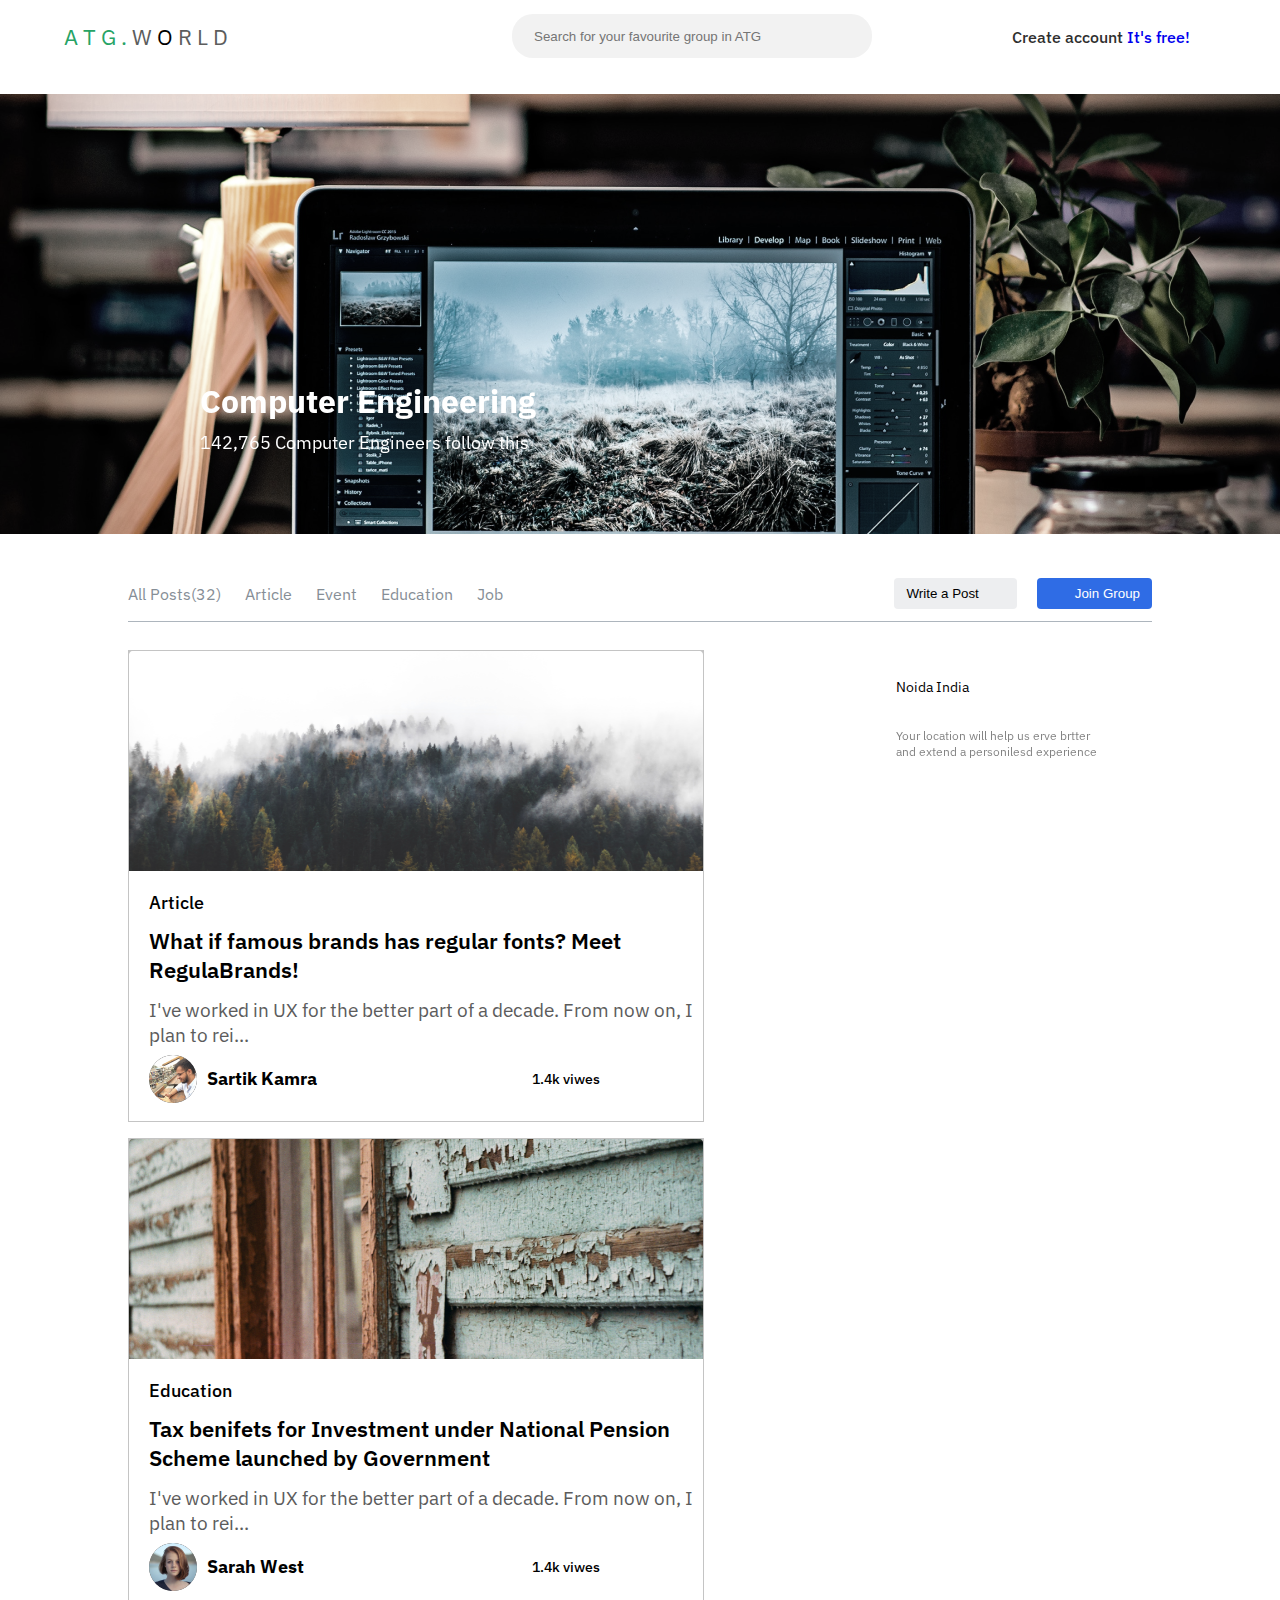
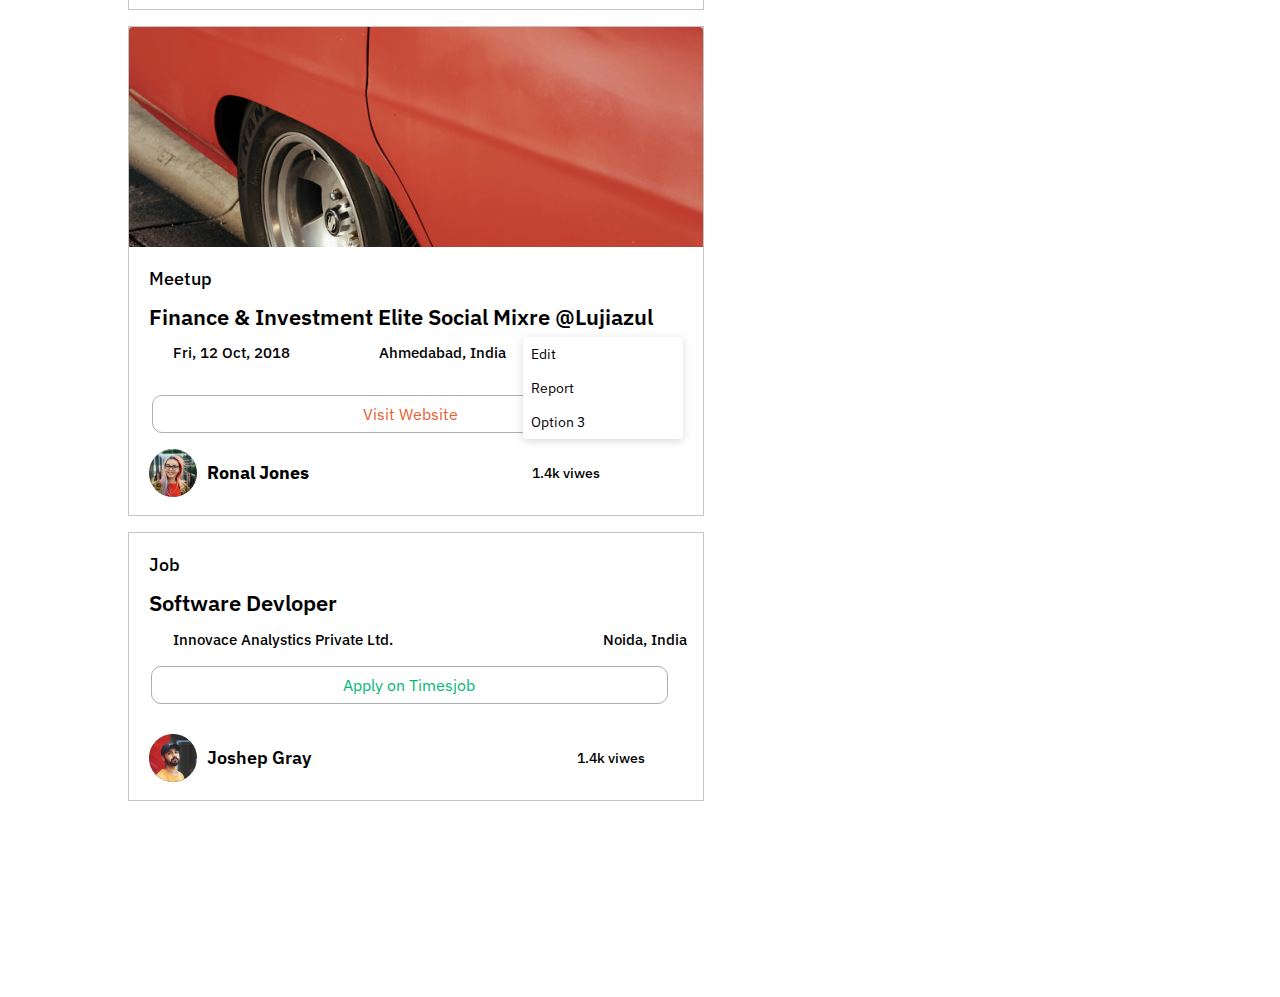
<file: index.html>
<!DOCTYPE html>
<html lang="en">
<head>
    <meta charset="UTF-8">
    <meta http-equiv="X-UA-Compatible" content="IE=edge">
    <meta name="viewport" content="width=device-width, initial-scale=1.0">
    <title>ATGWorld</title>
    <link rel="stylesheet" href="atg.css">

    <link rel="preconnect" href="https://fonts.googleapis.com">
<link rel="preconnect" href="https://fonts.gstatic.com" crossorigin>
<link href="https://fonts.googleapis.com/css2?family=IBM+Plex+Sans&display=swap" rel="stylesheet">
</head>
<body>
    <header>
        <div class="head">
            <div class="logo">
                <span class="a1" style="color: #27A365;">A</span>
                <span class="a2" style="color: #27A365;">T</span>
                <span class="a3" style="color: #27A365;">G</span>
                <span class="a4" style="color: #27A365;">.</span>
                <span class="a5" style="color: #5C5D5D;">W</span>
                <span class="a6">O</span>
                <span class="a7" style="color: #5C5D5D;">R</span>
                <span class="a8" style="color: #5C5D5D;">L</span>
                <span class="a9" style="color: #5C5D5D;">D</span>
            </div>
            <input type="text" placeholder="Search for your favourite group in ATG">
            <p>Create account <a href="./Form.html" target="_self">It's free!</a></p>
        </div>
    </header>
    <div class="pen">
        <svg width="20" height="18" viewBox="0 0 20 18" fill="none" xmlns="http://www.w3.org/2000/svg">
            <path fill-rule="evenodd" clip-rule="evenodd" d="M15.6588 0C15.4088 0 15.1488 0.1 14.9588 0.29L13.1288 2.12L16.8788 5.87L18.7088 4.04C19.0988 3.65 19.0988 3.02 18.7088 2.63L16.3688 0.29C16.1688 0.09 15.9188 0 15.6588 0ZM12.0588 6.02L12.9788 6.94L3.91878 16H2.99878V15.08L12.0588 6.02ZM0.998779 14.25L12.0588 3.19L15.8088 6.94L4.74878 18H0.998779V14.25Z" fill="white"/>
            </svg>
    </div>
    <div class="head2">  
        <span></span>
        <h1>Computer Engineering</h1>
        <p>142,765 Computer Engineers follow this</p>
    </div>
    <div class="navbar">
          <div class="leftnav">
            <a href="#" class="a">Posts(368)</a>
            <a href="#" class="aa">All Posts(32)</a>
            <a href="#" class="aa">Article</a>
            <a href="#" class="aa">Event</a>
            <a href="#" class="aa">Education</a>
            <a href="#" class="aa">Job</a>
          </div>
          <div class="rightnav">
              <button>Write a Post</button>
              <button>Join Group</button>
              <button class="filter">Filter All <svg width="10" height="5" viewBox="0 0 10 5" fill="none" xmlns="http://www.w3.org/2000/svg">
                <path d="M0.833344 0.333344L5.00001 4.50001L9.16668 0.333344H0.833344Z" fill="#212529"/>
                </svg>
                </button>
          </div>
    </div>
    <div class="left">
        <div class="box1">
            <img src="img/Rectangle 5.png" alt="img" class="img1">
            <h4>Article</h4>
            <P class="p1 ">What if famous brands has regular fonts? Meet  RegulaBrands!</P>
            <p class="p2">I've worked in UX for the better part of a decade. From now on, I plan to rei...</p>
            <div class="name">
                <div class="leftname">
                    <img src="img/Rectangle 3.png" alt="img">
                    <p><b>Sartik Kamra</b></p>
                </div>
                <div class="rightname">
                    1.4k viwes
                </div>
            </div>
        </div>
        <div class="box2">
            <img src="img/Rectangle 5 (1).png" alt="img" class="img2">
            <h4>Education</h4>
            <P class="p3">Tax benifets for Investment under National Pension Scheme launched by Government</P>
            <p class="p4">I've worked in UX for the better part of a decade. From now on, I plan to rei...</p>
            <div class="name">
                <div class="leftname">
                    <img src="img/Rectangle 3 (1).png" alt="img">
                    <p><b>Sarah West</b></p>
                </div>
                <div class="rightname">
                    1.4k viwes
                </div>
            </div>
        </div>
        <div class="box3">
            <img src="img/Rectangle 5 (2).png" alt="img" class="img3">
            <h4>Meetup</h4>
            <P class="p5">Finance & Investment Elite Social Mixre @Lujiazul </P>
            <div class="details">
                <div class="leftdetails">
                    <p>Fri, 12 Oct, 2018</p>
                </div>
                <div class="middetails">
                    Ahmedabad, India
                </div>
                <div class="rightdetails">
                    <ul>
                        <li>Edit</li>
                        <li>Report</li>
                        <li>Option 3</li>
                    </ul>
                </div>
            </div>
            <div class="link">Visit Website</div>
            <div class="name">
                <div class="leftname">
                    <img src="img/Rectangle 3 (2).png" alt="img">
                    <p><b>Ronal Jones</b></p>
                </div>
                <div class="rightname">
                    1.4k viwes
                </div>
            </div>
        </div>
        <div class="box4">
            <h4>Job</h4>
            <P class="p7">Software Devloper</P>
            <div class="details">
                <div class="leftdetails">
                    Innovace Analystics Private Ltd.
                </div>
                <div class="middetails">
                    Noida, India
                </div>
            </div>
            <div class="link"> Apply on Timesjob </div>
            <div class="name">
                <div class="leftname">
                    <img src="img/Rectangle 3 (3).png" alt="img">
                    <p>Joshep Gray</p>
                </div>
                <div class="rightname">
                    1.4k viwes
                </div>
            </div>
        </div>
    </div>
    <div class="right">
        <p style="font-size: 14px; line-height: 18px;">Noida India</p> 
        <p style="margin-top: 32px; opacity: 50%; font-size: 12px; line-height: 16px;">Your location will help us erve brtter <br/> and extend a personilesd experience</p>
    </div>
    
</body>
</html>
</file>
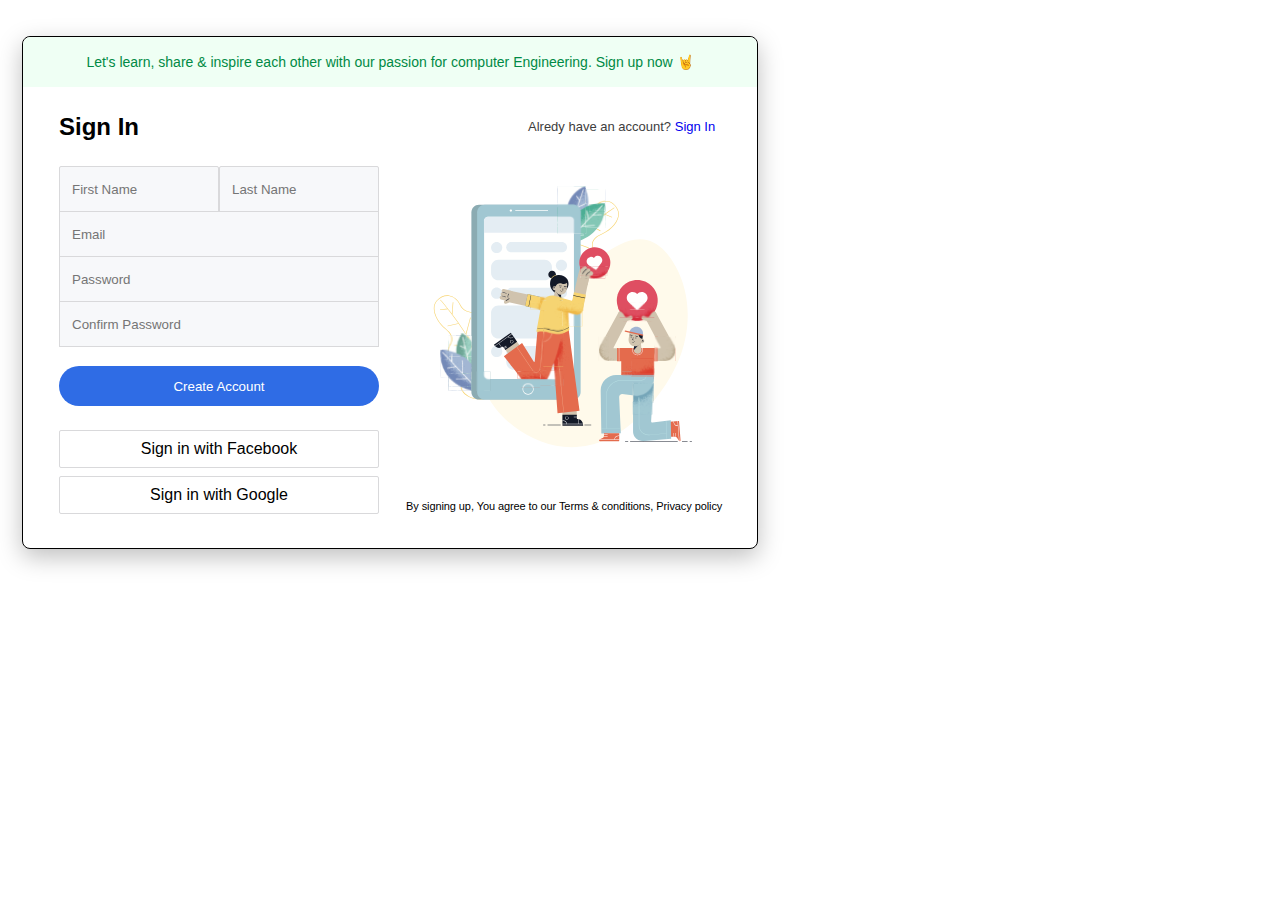
<file: createaccount.html>
<!DOCTYPE html>
<html lang="en">

<head>
    <meta charset="UTF-8">
    <meta http-equiv="X-UA-Compatible" content="IE=edge">
    <meta name="viewport" content="width=device-width, initial-scale=1.0">
    <title>Document</title>
    <style>
        * {
            margin: 0;
            padding: 0;
            box-sizing: border-box;
            font-family: Verdana, Geneva, Tahoma, sans-serif;
        }
        /* body{
            height: 1024px;
width: 1440px;
left: 0px;
top: 0px;
background: #000000;
opacity: 0.6;
        } */
        .creataccountform {
            border: 1px solid black;
            position: relative;
            height: 513px;
            width: 736px;
            left: 22px;
            top: 36px;
            border-radius: 8px;
            box-shadow: 0px 8px 24px 0px #00000040;
            background: #fff;
        }

        .text {
            height: 50px;
            border-radius: 8px 8px 0 0;
            color: #008A45;
            display: flex;
            justify-content: center;
            align-items: center;
            background: #effff4;
            font-size: 14px;
            font-weight: 500;
            line-height: 16px;
        }

        .main {
            display: flex;
            justify-content: space-between;
        }
        .left h2 {
            position: absolute;
            left: 36px;
            top: 74px;
            font-size: 24px;
            font-weight: 700;
            line-height: 31px;
        }

        .name {
            position: absolute;
            display: flex;
            height: 46px;
            width: 320px;
            left: 36px;
            top: 129px;
        }

        .fname {
            height: 46px;
            width: 160px;
            border-radius: 2px 2px 0 0;
            border: 1px solid #D9D9DB;
            background: #F7F8FA;
            padding: 15px 12px;
        }
        .email{
            position: absolute;
            height: 46px;
width: 320px;
left: 36px;
top: 174px;
border: 1px solid #D9D9DB;
background: #F7F8FA;
padding: 15px 12px;
        }
        .password {
            position: absolute;
            height: 46px;
            width: 320px;
            left: 36px;
            top: 219px;
            border-radius: 0px;
            background: #F7F8FA;
            border: 1px solid #D9D9DB;
            padding: 15px 12px;
        }

        .confirmpass {
            position: absolute;
            height: 46px;
            width: 320px;
            left: 36px;
            top: 264px;
            border: 1px solid #D9D9DB;
            background: #F7F8FA;
            padding: 15px 12px;
        }

        .main .left button {
            position: absolute;
            height: 40px;
            width: 320px;
            left: 36px;
            top: 329px;
            border-radius: 20px;
            background: #2F6CE5;
            color: #fff;
            border: none;
        }

        .facebook {
            position: absolute;
            height: 38px;
            width: 320px;
            left: 36px;
            top: 393px;
            border-radius: 2px;
            display: grid;
            place-items: center;
            border: 0.6px solid #D9D9DB
        }

        .google {
            position: absolute;
            height: 38px;
            width: 320px;
            left: 36px;
            top: 439px;
            border-radius: 2px;
            display: grid;
            place-items: center;
            border: 0.6px solid #D9D9DB;
        }

        .right {
            display: flex;
            flex-direction: column;

        }

        .right .p1 {
            position: absolute;
            color: #3d3d3d;
            left: 505px;
            top: 81px;
            font-size: 13px;
            line-height: 17px;
        }
        .right .p1 a{
            text-decoration: none;
        }
        .right svg {
            position: absolute;
            height: 320px;
            width: 320px;
            top: 129px;
            left: 380px;
        }

        .right .p2 {
            position: absolute;
left: 383px;
top: 461px;
font-size: 11px;
font-weight: 400;
line-height: 16px;
letter-spacing: -0.008em;
        }
    </style>
</head>

<body>
    <div class="creataccountform">
        <div class="text">
            <p>Let's learn, share & inspire each other with our passion for computer Engineering. Sign up now 🤘</p>
        </div>
        <div class="main">
            <div class="left">
                <h2>Sign In</h2>
                <div class="name">
                    <input type="text" placeholder="First Name" class="fname">
                    <input type="text" placeholder="Last Name" class="fname">
                </div>
                <input type="text" placeholder="Email" class="email">
                <input type="password" placeholder="Password" class="password">
                <input type="password" placeholder="Confirm Password" class="confirmpass">
                <button ><a href="./atgworld.html" style="text-decoration: none; color: white;"> Create Account</a></button>
                <div class="facebook">Sign in with Facebook</div>
                <div class="google">Sign in with Google</div>
            </div>
            <div class="right">
                <p class="p1">Alredy have an account? <a href="./Form.html">Sign In</a></p>
                <svg width="320" height="320" viewBox="0 0 320 320" fill="none" xmlns="http://www.w3.org/2000/svg" xmlns:xlink="http://www.w3.org/1999/xlink">
                    <path fill-rule="evenodd" clip-rule="evenodd" d="M272.284 99.7234C271.846 98.9374 271.395 98.156 270.931 97.3797C264.691 86.9298 255.914 77.3803 244.757 74.3307C226.154 69.2459 208.287 83.0616 193.649 93.1128C178.888 103.249 163.347 113.956 145.724 114.832C141.876 115.023 138.011 114.734 134.15 114.445C129.22 114.075 124.297 113.705 119.421 114.336C109.356 115.638 100.065 121.241 93.0567 129.011C86.0493 136.781 81.2211 146.619 78.1421 156.962C69.6602 185.453 74.0295 219.016 92.5696 242.401C109.315 263.524 134.874 278.026 160.399 280.786C188.199 283.794 214.372 271.535 234.65 252.116C250.828 236.621 265.258 217.899 274.598 196.738C288.07 166.215 288.921 129.513 272.284 99.7234Z" fill="#FFFAEB"/>
                    <path fill-rule="evenodd" clip-rule="evenodd" d="M253.017 146.658L270.536 178.729C272.868 182.475 272.633 187.352 269.758 190.892C267.723 193.398 264.578 194.738 261.349 194.738H237.951C234.391 194.738 231.532 191.737 231.766 188.127C231.979 184.832 234.863 182.342 238.164 182.342H257.15C257.634 182.342 257.943 181.824 257.713 181.398L243.893 155.373C243.684 154.985 243.292 154.727 242.852 154.705C242.852 154.705 251.533 145.265 253.017 146.658Z" fill="#D0C3AE"/>
                    <path fill-rule="evenodd" clip-rule="evenodd" d="M266.774 255.636L275.626 255.056C275.861 255.038 276.067 255.214 276.085 255.449L277.559 274.247C277.625 275.084 276.57 275.505 276.042 274.851L273.794 271.421C273.352 270.874 272.67 270.58 271.969 270.634L267.964 270.829L266.774 255.636Z" fill="#E46B4D"/>
                    <path fill-rule="evenodd" clip-rule="evenodd" d="M270.893 270.93C270.783 270.93 270.69 270.845 270.681 270.733L270.411 267.291C270.402 267.174 270.49 267.071 270.607 267.062C270.724 267.049 270.827 267.14 270.836 267.257L271.106 270.7C271.115 270.817 271.027 270.92 270.911 270.929L270.893 270.93Z" fill="#FFFFFE"/>
                    <path fill-rule="evenodd" clip-rule="evenodd" d="M272.606 270.796C272.495 270.796 272.402 270.71 272.393 270.6L272.123 267.157C272.114 267.039 272.202 266.937 272.319 266.927C272.435 266.913 272.539 267.006 272.548 267.123L272.818 270.566C272.828 270.683 272.74 270.786 272.623 270.795L272.606 270.796Z" fill="#FFFFFE"/>
                    <path fill-rule="evenodd" clip-rule="evenodd" d="M274.482 260.01C273.511 260.01 272.685 259.716 272.023 259.133C270.539 257.828 270.409 255.556 270.404 255.46C270.398 255.343 270.489 255.242 270.606 255.236C270.723 255.237 270.824 255.321 270.83 255.439C270.831 255.46 270.958 257.631 272.306 258.814C272.968 259.396 273.826 259.647 274.846 259.568C274.967 259.557 275.067 259.647 275.076 259.764C275.085 259.881 274.997 259.984 274.88 259.993C274.745 260.004 274.611 260.01 274.482 260.01Z" fill="#FFFFFE"/>
                    <path fill-rule="evenodd" clip-rule="evenodd" d="M276.252 275.112C276.141 275.112 276.048 275.027 276.039 274.917L274.486 255.097C274.476 254.979 274.564 254.877 274.681 254.867C274.799 254.856 274.902 254.947 274.911 255.063L276.464 274.883C276.473 275 276.386 275.103 276.269 275.112L276.252 275.112Z" fill="#FFFFFE"/>
                    <path fill-rule="evenodd" clip-rule="evenodd" d="M215.319 146.659L197.8 178.729C195.468 182.475 195.703 187.352 198.577 190.892C200.613 193.399 203.758 194.739 206.986 194.739H230.385C233.945 194.739 236.804 191.738 236.57 188.127C236.357 184.833 233.473 182.342 230.172 182.342H211.186C210.702 182.342 210.393 181.825 210.623 181.398L223.997 155.438C224.206 155.05 224.599 154.695 225.038 154.673C225.038 154.673 217.841 145.086 215.319 146.659Z" fill="#D0C3AE"/>
                    <path fill-rule="evenodd" clip-rule="evenodd" d="M248.263 252.793L250.828 209.636L230.052 209.835V265.267C230.052 267.175 230.522 268.999 231.412 270.544C233.274 273.775 236.733 275.141 240.439 275.141C240.85 275.141 241.264 275.117 241.668 275.069L268.153 272.683L267.786 254.242L249.479 256.443C248.723 256.535 248.068 255.917 248.116 255.156L248.263 252.793Z" fill="#A1C7D2"/>
                    <path fill-rule="evenodd" clip-rule="evenodd" d="M246.429 269.185C242.241 269.185 238.973 267.515 237.227 264.485C236.319 262.909 235.839 261.05 235.839 259.106V231.604C235.839 231.492 235.93 231.401 236.041 231.401C236.153 231.401 236.244 231.492 236.244 231.604V259.106C236.244 260.978 236.705 262.769 237.577 264.282C239.247 267.183 242.391 268.779 246.429 268.779C246.828 268.779 247.234 268.756 247.634 268.708L262.999 267.142C263.11 267.132 263.21 267.212 263.22 267.322C263.232 267.434 263.151 267.533 263.04 267.544L247.679 269.11C247.266 269.159 246.844 269.185 246.429 269.185Z" fill="#B8DFE3"/>
                    <path fill-rule="evenodd" clip-rule="evenodd" d="M254.704 181.914H236.653V182.077H232.804V181.914H214.113V195.166H218.231V212.668H250.848V195.166H254.704V181.914Z" fill="#E46B4D"/>
                    <path fill-rule="evenodd" clip-rule="evenodd" d="M230.764 183.726L231.402 175.022C231.532 173.252 233.073 171.922 234.842 172.052C236.454 172.17 237.7 173.457 237.813 175.022L238.451 183.726C238.608 185.849 237.013 187.696 234.89 187.852C232.767 188.008 230.92 186.413 230.764 184.29C230.75 184.107 230.752 183.905 230.764 183.726Z" fill="#D0C3AE"/>
                    <path fill-rule="evenodd" clip-rule="evenodd" d="M254.704 134.381C254.704 145.671 245.552 154.823 234.263 154.823C222.974 154.823 213.822 145.671 213.822 134.381C213.822 123.092 222.974 113.94 234.263 113.94C245.552 113.94 254.704 123.092 254.704 134.381Z" fill="#DF4E62"/>
                    <path fill-rule="evenodd" clip-rule="evenodd" d="M226.395 204.28L226.332 204.177L226.434 204.113L226.498 204.215L226.395 204.28Z" fill="#DC402E"/>
                    <path fill-rule="evenodd" clip-rule="evenodd" d="M226.315 204.185L226.251 204.114L226.322 204.051L226.385 204.121L226.315 204.185Z" fill="#DC402E"/>
                    <path fill-rule="evenodd" clip-rule="evenodd" d="M227.311 200.23C227.285 200.23 227.259 200.225 227.234 200.214C227.166 200.184 227.127 200.077 227.177 200.013C227.216 199.962 227.261 199.935 227.307 199.935C227.33 199.935 227.354 199.942 227.378 199.956C227.449 199.995 227.47 200.077 227.435 200.156C227.413 200.207 227.364 200.23 227.311 200.23Z" fill="#DC402E"/>
                    <path fill-rule="evenodd" clip-rule="evenodd" d="M223.339 201.588C223.321 201.588 223.302 201.584 223.285 201.577L223.232 201.421C223.263 201.377 223.298 201.355 223.337 201.355C223.353 201.355 223.371 201.359 223.389 201.368C223.447 201.397 223.466 201.461 223.441 201.525C223.424 201.567 223.383 201.588 223.339 201.588Z" fill="#DC402E"/>
                    <path fill-rule="evenodd" clip-rule="evenodd" d="M228.202 197.547L228.188 197.422L228.312 197.407L228.328 197.532L228.202 197.547Z" fill="#DC402E"/>
                    <path fill-rule="evenodd" clip-rule="evenodd" d="M228.415 203.84C228.333 203.84 228.244 203.784 228.232 203.698C228.217 203.575 228.263 203.491 228.365 203.463C228.383 203.458 228.4 203.456 228.417 203.456C228.497 203.456 228.568 203.509 228.6 203.595C228.638 203.693 228.567 203.793 228.468 203.831C228.451 203.837 228.433 203.84 228.415 203.84Z" fill="#DC402E"/>
                    <path fill-rule="evenodd" clip-rule="evenodd" d="M228.572 205.878C228.485 205.878 228.388 205.8 228.393 205.706C228.399 205.584 228.46 205.512 228.563 205.503C228.569 205.502 228.575 205.501 228.581 205.501C228.675 205.501 228.747 205.571 228.766 205.671C228.785 205.773 228.699 205.857 228.597 205.876C228.589 205.877 228.581 205.878 228.572 205.878Z" fill="#DC402E"/>
                    <path fill-rule="evenodd" clip-rule="evenodd" d="M225.62 203.619C225.582 203.619 225.542 203.605 225.509 203.58C225.45 203.534 225.435 203.42 225.5 203.368C225.54 203.335 225.58 203.318 225.618 203.318C225.651 203.318 225.683 203.331 225.712 203.358C225.773 203.413 225.774 203.5 225.722 203.57C225.697 203.604 225.659 203.619 225.62 203.619Z" fill="#DC402E"/>
                    <path fill-rule="evenodd" clip-rule="evenodd" d="M223.849 200.627C223.801 200.627 223.759 200.588 223.743 200.539C223.726 200.487 223.765 200.411 223.826 200.406C223.832 200.405 223.838 200.405 223.845 200.405C223.906 200.405 223.947 200.434 223.959 200.489C223.974 200.548 223.938 200.601 223.877 200.622C223.867 200.626 223.858 200.627 223.849 200.627Z" fill="#DC402E"/>
                    <path fill-rule="evenodd" clip-rule="evenodd" d="M226.247 200.161H226.151V200.066H226.247L226.247 200.161Z" fill="#DC402E"/>
                    <path fill-rule="evenodd" clip-rule="evenodd" d="M227.437 205.715C227.417 205.715 227.397 205.71 227.379 205.698C227.298 205.647 227.272 205.579 227.305 205.506C227.33 205.451 227.38 205.421 227.437 205.421C227.457 205.421 227.477 205.424 227.498 205.431C227.574 205.457 227.598 205.549 227.572 205.625C227.554 205.675 227.495 205.715 227.437 205.715Z" fill="#DC402E"/>
                    <path fill-rule="evenodd" clip-rule="evenodd" d="M226.674 204.751C226.624 204.751 226.567 204.709 226.568 204.655C226.568 204.582 226.601 204.538 226.662 204.529C226.667 204.528 226.672 204.528 226.677 204.528C226.731 204.528 226.773 204.566 226.787 204.624C226.802 204.683 226.753 204.735 226.693 204.749C226.687 204.75 226.681 204.751 226.674 204.751Z" fill="#DC402E"/>
                    <path fill-rule="evenodd" clip-rule="evenodd" d="M225.657 202.748C225.584 202.748 225.533 202.678 225.528 202.604C225.523 202.54 225.584 202.465 225.654 202.465C225.66 202.465 225.666 202.465 225.671 202.467C225.762 202.481 225.811 202.531 225.81 202.609C225.808 202.687 225.748 202.741 225.666 202.748C225.663 202.748 225.66 202.748 225.657 202.748Z" fill="#DC402E"/>
                    <path fill-rule="evenodd" clip-rule="evenodd" d="M227.521 202.538C227.508 202.538 227.494 202.536 227.479 202.533C227.404 202.515 227.373 202.432 227.392 202.357C227.405 202.304 227.464 202.258 227.522 202.258C227.538 202.258 227.554 202.261 227.568 202.269C227.649 202.31 227.68 202.373 227.656 202.445C227.636 202.505 227.583 202.538 227.521 202.538Z" fill="#DC402E"/>
                    <path fill-rule="evenodd" clip-rule="evenodd" d="M225.648 205.358C225.646 205.358 225.644 205.358 225.642 205.358C225.587 205.356 225.549 205.312 225.546 205.253L225.651 205.157L225.747 205.262C225.736 205.325 225.701 205.358 225.648 205.358Z" fill="#DC402E"/>
                    <path fill-rule="evenodd" clip-rule="evenodd" d="M219.243 203.872L219.228 203.795L219.305 203.78L219.32 203.857L219.243 203.872Z" fill="#DC402E"/>
                    <path fill-rule="evenodd" clip-rule="evenodd" d="M223.493 200.725L223.417 200.661L223.481 200.584L223.558 200.648L223.493 200.725Z" fill="#DC402E"/>
                    <path fill-rule="evenodd" clip-rule="evenodd" d="M227.15 202.296L227.041 202.21L227.127 202.102C227.19 202.104 227.229 202.134 227.236 202.188L227.15 202.296Z" fill="#DC402E"/>
                    <path fill-rule="evenodd" clip-rule="evenodd" d="M250.824 208.946H213.178C204.618 208.946 197.679 215.885 197.679 224.445L198.32 267.382L217.813 267.304L216.147 230.97C216.147 229.289 217.508 227.927 219.189 227.927L233.109 229.721C236.424 229.721 239.702 228.842 242.49 227.048C247.914 223.559 250.941 217.85 250.861 211.688L250.824 208.946Z" fill="#A1C7D2"/>
                    <path fill-rule="evenodd" clip-rule="evenodd" d="M203.873 262.744C203.763 262.744 203.673 262.656 203.671 262.546L203.03 229.704C203.029 221.042 210.073 213.999 218.732 213.999H238.802C241.116 213.999 242.999 212.116 242.999 209.801C242.999 209.69 243.09 209.599 243.202 209.599C243.314 209.599 243.404 209.69 243.404 209.801C243.404 212.338 241.339 214.404 238.802 214.404H218.732C210.297 214.404 203.434 221.266 203.434 229.7L204.075 262.538C204.077 262.65 203.988 262.742 203.877 262.744L203.873 262.744Z" fill="#B8DFE3"/>
                    <path fill-rule="evenodd" clip-rule="evenodd" d="M242.913 135.888C243.945 134.826 244.582 133.38 244.582 131.782C244.582 128.527 241.943 125.887 238.687 125.887C236.875 125.887 235.255 126.707 234.174 127.992C233.093 126.707 231.474 125.887 229.662 125.887C226.406 125.887 223.767 128.527 223.767 131.782C223.767 133.332 224.369 134.739 225.347 135.791L225.413 135.901L233.255 143.169C233.721 143.743 234.598 143.743 235.063 143.169L242.635 136.151C242.717 136.077 242.8 136.004 242.878 135.926L242.905 135.901L242.913 135.888Z" fill="#FFFFFE"/>
                    <path fill-rule="evenodd" clip-rule="evenodd" d="M216.056 195.085C215.937 195.085 215.842 194.989 215.842 194.871V182.26C215.842 182.142 215.937 182.046 216.056 182.046C216.174 182.046 216.27 182.142 216.27 182.26V194.871C216.27 194.989 216.174 195.085 216.056 195.085Z" fill="#FFFFFE"/>
                    <path fill-rule="evenodd" clip-rule="evenodd" d="M252.941 195.085C252.823 195.085 252.727 194.989 252.727 194.871V182.26C252.727 182.142 252.823 182.046 252.941 182.046C253.059 182.046 253.155 182.142 253.155 182.26V194.871C253.155 194.989 253.059 195.085 252.941 195.085Z" fill="#FFFFFE"/>
                    <path fill-rule="evenodd" clip-rule="evenodd" d="M237.316 177.016L230.764 184.29C230.75 184.107 230.752 183.905 230.764 183.726L231.402 175.022C231.532 173.252 233.073 171.922 234.842 172.052C236.454 172.17 237.7 173.457 237.813 175.022L237.316 177.016Z" fill="#161E31"/>
                    <path fill-rule="evenodd" clip-rule="evenodd" d="M232.015 180.319C231.723 180.319 231.429 180.299 231.132 180.258C227.6 179.774 225.129 176.52 225.612 172.988L226.365 167.491C226.849 163.96 230.102 161.491 233.636 161.972C237.167 162.455 239.639 165.71 239.156 169.242L238.402 174.739C237.959 177.973 235.191 180.319 232.015 180.319Z" fill="#D0C3AE"/>
                    <path fill-rule="evenodd" clip-rule="evenodd" d="M241.23 175.288C241.051 176.596 239.845 177.51 238.537 177.332C237.23 177.153 236.314 175.948 236.493 174.639C236.672 173.331 237.878 172.416 239.186 172.595C240.493 172.774 241.409 173.979 241.23 175.288Z" fill="#D0C3AE"/>
                    <path fill-rule="evenodd" clip-rule="evenodd" d="M230.517 174.259L230.491 174.257L229.292 174.094C229.215 174.083 229.151 174.027 229.131 173.952C229.11 173.877 229.137 173.797 229.199 173.749C229.204 173.745 229.897 173.16 229.95 171.379C229.953 171.272 230.033 171.187 230.149 171.191C230.256 171.194 230.34 171.283 230.337 171.39C230.299 172.671 229.949 173.397 229.697 173.758L230.543 173.874C230.65 173.888 230.723 173.987 230.708 174.092C230.696 174.189 230.612 174.259 230.517 174.259Z" fill="#131927"/>
                    <path fill-rule="evenodd" clip-rule="evenodd" d="M230.189 176.419C229.716 176.419 229.346 176.254 229.338 176.252C229.241 176.207 229.198 176.093 229.242 175.995C229.287 175.899 229.4 175.853 229.499 175.899C229.552 175.923 230.809 176.472 231.441 175.19C231.488 175.095 231.604 175.053 231.7 175.103C231.796 175.15 231.836 175.266 231.789 175.362C231.368 176.216 230.715 176.419 230.189 176.419Z" fill="#131927"/>
                    <path fill-rule="evenodd" clip-rule="evenodd" d="M239.448 172.822C239.448 172.822 235.643 172.946 235.454 167.329L239.932 169.042L239.448 172.822Z" fill="#131927"/>
                    <path fill-rule="evenodd" clip-rule="evenodd" d="M234.501 160.78C230.802 160.054 227.215 162.464 226.489 166.163L226.472 166.246C226.461 166.307 226.499 166.364 226.56 166.376L239.821 168.98C239.88 168.992 239.938 168.952 239.951 168.893C240.686 165.148 238.246 161.516 234.501 160.78Z" fill="#A2B5D3"/>
                    <path fill-rule="evenodd" clip-rule="evenodd" d="M239.724 169.76L239.587 169.744L222.117 165.732C221.789 165.657 221.585 165.33 221.66 165.002C221.735 164.675 222.063 164.469 222.389 164.545L239.86 168.556C240.188 168.632 240.392 168.959 240.317 169.287C240.253 169.568 240.002 169.76 239.724 169.76Z" fill="#E46B4D"/>
                    <path fill-rule="evenodd" clip-rule="evenodd" d="M240.074 175.972L240.003 175.96C239.888 175.92 239.827 175.796 239.867 175.681C239.983 175.344 239.978 175.051 239.854 174.809C239.653 174.415 239.187 174.266 239.183 174.265C239.066 174.23 239 174.107 239.035 173.991C239.07 173.875 239.193 173.809 239.309 173.844C239.335 173.852 239.956 174.044 240.246 174.609C240.426 174.96 240.439 175.369 240.282 175.824C240.251 175.915 240.166 175.972 240.074 175.972Z" fill="#131927"/>
                    <path fill-rule="evenodd" clip-rule="evenodd" d="M238.996 175.677L238.924 175.665C238.809 175.625 238.748 175.5 238.788 175.386C239.032 174.676 239.65 174.579 239.95 174.629C240.069 174.65 240.15 174.762 240.13 174.883C240.111 175.001 240 175.082 239.88 175.063C239.826 175.057 239.383 175.007 239.203 175.528C239.172 175.619 239.087 175.677 238.996 175.677Z" fill="#131927"/>
                    <path fill-rule="evenodd" clip-rule="evenodd" d="M229.249 169.682L229.193 169.675C228.085 169.432 226.957 169.369 226.946 169.369C226.803 169.361 226.694 169.24 226.702 169.097C226.709 168.955 226.835 168.858 226.973 168.852C227.021 168.856 228.153 168.918 229.305 169.172C229.444 169.202 229.532 169.34 229.501 169.48C229.475 169.6 229.368 169.682 229.249 169.682Z" fill="#131927"/>
                    <path fill-rule="evenodd" clip-rule="evenodd" d="M234.756 171.009L234.642 170.982C233.622 170.486 232.541 170.16 232.53 170.157C232.393 170.116 232.316 169.972 232.357 169.835C232.398 169.699 232.542 169.62 232.678 169.662C232.724 169.675 233.808 170.002 234.868 170.519C234.997 170.581 235.05 170.735 234.987 170.864C234.943 170.955 234.851 171.009 234.756 171.009Z" fill="#131927"/>
                    <path fill-rule="evenodd" clip-rule="evenodd" d="M216.224 267.327V274.74C216.224 274.976 216.033 275.167 215.796 275.167H196.941C196.101 275.167 195.764 274.083 196.457 273.608L200.052 271.635C200.631 271.237 200.978 270.58 200.98 269.877L200.984 267.327H216.224Z" fill="#E46B4D"/>
                    <path fill-rule="evenodd" clip-rule="evenodd" d="M204.434 269.012H200.981C200.864 269.012 200.768 268.916 200.768 268.799C200.768 268.681 200.864 268.585 200.981 268.585H204.434C204.551 268.585 204.647 268.681 204.647 268.799C204.647 268.916 204.551 269.012 204.434 269.012Z" fill="#FFFFFE"/>
                    <path fill-rule="evenodd" clip-rule="evenodd" d="M204.434 270.729H200.981C200.864 270.729 200.768 270.633 200.768 270.516C200.768 270.399 200.864 270.303 200.981 270.303H204.434C204.551 270.303 204.647 270.399 204.647 270.516C204.647 270.633 204.551 270.729 204.434 270.729Z" fill="#FFFFFE"/>
                    <path fill-rule="evenodd" clip-rule="evenodd" d="M211.574 273.824C211.456 273.824 211.361 273.728 211.361 273.611C211.361 272.463 211.724 271.527 212.441 270.83C213.858 269.452 216.132 269.502 216.23 269.504C216.348 269.506 216.44 269.605 216.437 269.722C216.434 269.84 216.332 269.938 216.218 269.93C216.193 269.928 214.024 269.884 212.737 271.137C212.106 271.751 211.787 272.583 211.787 273.611C211.787 273.728 211.692 273.824 211.574 273.824Z" fill="#FFFFFE"/>
                    <path fill-rule="evenodd" clip-rule="evenodd" d="M216.273 274.027H196.392C196.275 274.027 196.179 273.932 196.179 273.814C196.179 273.696 196.275 273.601 196.392 273.601H216.273C216.39 273.601 216.486 273.696 216.486 273.814C216.486 273.932 216.39 274.027 216.273 274.027Z" fill="#FFFFFE"/>
                    <path fill-rule="evenodd" clip-rule="evenodd" d="M234.54 189.297C231.541 189.297 229.102 186.858 229.102 183.859C229.102 183.183 229.224 182.523 229.466 181.899C229.509 181.789 229.634 181.732 229.743 181.776C229.853 181.819 229.907 181.942 229.865 182.052C229.642 182.628 229.53 183.236 229.53 183.859C229.53 186.623 231.777 188.87 234.54 188.87C237.303 188.87 239.551 186.623 239.551 183.859C239.551 183.183 239.418 182.526 239.157 181.908C239.11 181.8 239.162 181.675 239.27 181.629C239.377 181.584 239.505 181.633 239.551 181.743C239.834 182.413 239.978 183.125 239.978 183.859C239.978 186.858 237.539 189.297 234.54 189.297Z" fill="#FFFFFE"/>
                    <path fill-rule="evenodd" clip-rule="evenodd" d="M217.253 263.033H198.267C198.155 263.033 198.065 262.943 198.065 262.831C198.065 262.719 198.155 262.628 198.267 262.628H217.253C217.365 262.628 217.455 262.719 217.455 262.831C217.455 262.943 217.365 263.033 217.253 263.033Z" fill="#B8DFE3"/>
                    <path fill-rule="evenodd" clip-rule="evenodd" d="M263.613 272.722C263.504 272.722 263.414 272.635 263.411 272.525L262.897 255.086C262.894 254.974 262.981 254.881 263.093 254.878L263.099 254.877C263.208 254.877 263.297 254.964 263.301 255.074L263.815 272.513C263.818 272.625 263.73 272.718 263.619 272.721L263.613 272.722Z" fill="#B8DFE3"/>
                    <path fill-rule="evenodd" clip-rule="evenodd" d="M233.432 171.923C233.432 172.211 233.199 172.444 232.912 172.444C232.623 172.444 232.39 172.211 232.39 171.923C232.39 171.636 232.623 171.402 232.912 171.402C233.199 171.402 233.432 171.636 233.432 171.923Z" fill="#161E31"/>
                    <path fill-rule="evenodd" clip-rule="evenodd" d="M228.642 171.115C228.642 171.403 228.409 171.637 228.121 171.637C227.833 171.637 227.6 171.403 227.6 171.115C227.6 170.828 227.833 170.594 228.121 170.594C228.409 170.594 228.642 170.828 228.642 171.115Z" fill="#161E31"/>
                    <path fill-rule="evenodd" clip-rule="evenodd" d="M288.761 275.526H286.892C286.78 275.526 286.689 275.435 286.689 275.323C286.689 275.211 286.78 275.121 286.892 275.121H288.761C288.873 275.121 288.964 275.211 288.964 275.323C288.964 275.435 288.873 275.526 288.761 275.526Z" fill="#131927"/>
                    <path fill-rule="evenodd" clip-rule="evenodd" d="M284.402 275.526H279.213C279.102 275.526 279.011 275.435 279.011 275.323C279.011 275.211 279.102 275.121 279.213 275.121H284.402C284.514 275.121 284.605 275.211 284.605 275.323C284.605 275.435 284.514 275.526 284.402 275.526Z" fill="#131927"/>
                    <mask id="mask0" mask-type="alpha" maskUnits="userSpaceOnUse" x="213" y="113" width="42" height="42">
                    <path d="M254.704 134.381C254.704 145.671 245.552 154.823 234.263 154.823C222.974 154.823 213.822 145.671 213.822 134.381C213.822 123.092 222.974 113.94 234.263 113.94C245.552 113.94 254.704 123.092 254.704 134.381Z" fill="white"/>
                    </mask>
                    <g mask="url(#mask0)">
                    <path fill-rule="evenodd" clip-rule="evenodd" d="M252.081 142.253C252.071 142.253 252.061 142.253 252.05 142.251C251.967 142.237 251.919 142.163 251.926 142.074C251.931 141.995 252.008 141.948 252.087 141.948C252.092 141.948 252.097 141.948 252.102 141.949C252.178 141.954 252.253 142.045 252.227 142.125C252.2 142.209 252.149 142.253 252.081 142.253Z" fill="#D42A39"/>
                    <path fill-rule="evenodd" clip-rule="evenodd" d="M246.878 137.233L246.73 137.224L246.739 137.077L246.887 137.085L246.878 137.233Z" fill="#D42A39"/>
                    <path fill-rule="evenodd" clip-rule="evenodd" d="M247.409 149.032C247.403 149.032 247.398 149.032 247.393 149.031C247.397 148.982 247.382 148.933 247.346 148.89C247.305 148.847 247.259 148.825 247.206 148.825C247.162 148.825 247.114 148.841 247.063 148.873C247.032 148.894 247.011 148.924 246.999 148.958C246.992 148.954 246.983 148.95 246.976 148.946L246.929 148.981L246.896 148.867L246.948 148.815L247.052 148.838L247.092 148.741L247.155 148.712L247.253 148.764L247.259 148.804C247.279 148.852 247.335 148.878 247.388 148.878C247.412 148.878 247.435 148.872 247.455 148.862C247.429 148.909 247.426 148.963 247.448 149.012L247.409 149.032ZM246.428 148.995L246.42 148.906L246.493 148.879L246.522 148.862L246.562 148.836L246.564 148.858C246.528 148.892 246.503 148.934 246.504 148.988L246.428 148.995ZM248.117 148.957C248.113 148.957 248.108 148.956 248.104 148.956C248.077 148.905 248.03 148.877 247.973 148.877C247.963 148.877 247.954 148.878 247.945 148.879L247.852 148.925L247.795 148.902L247.749 148.81C247.709 148.773 247.658 148.753 247.608 148.753C247.579 148.753 247.55 148.76 247.524 148.775L247.513 148.66L247.501 148.643L247.513 148.545H247.518C247.531 148.535 247.541 148.524 247.548 148.512L247.613 148.498C247.604 148.466 247.602 148.432 247.607 148.4L247.749 148.389L247.743 148.241L247.744 148.241L247.756 148.101C247.764 148.14 247.784 148.181 247.818 148.222C247.852 148.274 247.916 148.291 247.979 148.291L248.002 148.309L248.019 148.349L248.083 148.406L248.008 148.516L248.066 148.666L248.043 148.712L248.066 148.804C248.066 148.861 248.084 148.913 248.117 148.957ZM247.801 148.666V148.775L247.864 148.844L247.91 148.833L247.818 148.735V148.677L247.801 148.666ZM248.747 148.805L248.728 148.735C248.726 148.732 248.724 148.729 248.722 148.726L248.739 148.694H248.741C248.753 148.716 248.771 148.737 248.795 148.757C248.78 148.773 248.763 148.789 248.747 148.805ZM248.492 148.746C248.475 148.677 248.417 148.625 248.331 148.591L248.313 148.585L248.319 148.568C248.331 148.493 248.296 148.441 248.227 148.406L248.25 148.389C248.268 148.394 248.287 148.396 248.306 148.396C248.363 148.396 248.419 148.375 248.463 148.332L248.498 148.286L248.549 148.268C248.659 148.211 248.722 148.084 248.665 147.974C248.649 147.946 248.628 147.923 248.606 147.903L248.605 147.855C248.62 147.795 248.657 147.75 248.706 147.724L248.711 147.685L248.792 147.598L248.752 147.501L248.71 147.468L248.698 147.487L248.677 147.546L248.669 147.585L248.654 147.676L248.547 147.695L248.503 147.692C248.516 147.69 248.53 147.686 248.544 147.681C248.613 147.652 248.63 147.56 248.595 147.508C248.568 147.464 248.521 147.438 248.476 147.438C248.456 147.438 248.435 147.443 248.417 147.456C248.393 147.476 248.374 147.5 248.364 147.525C248.366 147.509 248.37 147.493 248.375 147.478L248.421 147.418L248.425 147.365L248.434 147.342L248.402 147.327L248.322 147.467C248.296 147.475 248.272 147.48 248.25 147.48C248.244 147.48 248.238 147.48 248.233 147.479C248.233 147.475 248.233 147.471 248.233 147.468C248.225 147.405 248.172 147.356 248.113 147.337C248.114 147.288 248.143 147.242 248.192 147.211L248.269 147.194L248.261 147.134L248.267 147.103C248.215 146.974 248.24 146.869 248.342 146.806C248.347 146.803 248.352 146.801 248.356 146.798L248.342 146.846L248.423 146.897L248.475 146.817L248.417 146.776C248.43 146.774 248.443 146.773 248.455 146.773C248.486 146.773 248.516 146.78 248.545 146.792L248.58 146.698L248.569 146.631L248.545 146.632C248.519 146.673 248.48 146.706 248.436 146.72C248.469 146.659 248.463 146.578 248.423 146.529C248.381 146.476 248.319 146.44 248.259 146.44C248.227 146.44 248.197 146.449 248.169 146.471C248.159 146.479 248.149 146.488 248.141 146.497L248.15 146.429L248.147 146.427L248.128 146.426L248.082 146.368L248.05 146.309L248.048 146.353C248.037 146.403 247.989 146.429 247.938 146.429C247.928 146.429 247.918 146.428 247.907 146.426L247.899 146.415C247.899 146.403 247.897 146.389 247.893 146.373L247.84 146.348L247.827 146.333H247.824L247.806 146.33V146.332L247.772 146.316L247.708 146.442L247.71 146.443L247.717 146.525C247.71 146.584 247.682 146.631 247.639 146.663L247.605 146.776C247.568 146.814 247.531 146.838 247.493 146.847C247.486 146.806 247.463 146.764 247.426 146.725C247.397 146.691 247.356 146.676 247.314 146.676C247.306 146.676 247.298 146.677 247.29 146.678L247.291 146.664L247.285 146.662L247.2 146.618L247.177 146.64C247.147 146.657 247.118 146.666 247.091 146.666C247.083 146.666 247.074 146.665 247.067 146.663L247.063 146.638L247.022 146.641C247.013 146.635 247.006 146.627 246.999 146.618L246.974 146.54L246.936 146.403L246.966 146.346L246.963 146.316L246.857 146.218L246.85 146.246L246.688 146.296C246.626 146.25 246.607 146.193 246.638 146.135L246.687 146.088C246.663 146.103 246.636 146.11 246.607 146.11C246.575 146.11 246.542 146.101 246.51 146.082C246.434 146.037 246.428 145.935 246.473 145.858C246.498 145.815 246.553 145.788 246.607 145.788C246.64 145.788 246.672 145.798 246.696 145.821C246.771 145.893 246.784 145.973 246.734 146.044L246.688 146.087L246.8 146.084L246.834 146.109C246.843 146.039 246.897 145.975 246.969 145.943C246.989 145.933 247.012 145.928 247.036 145.928C247.118 145.928 247.207 145.98 247.224 146.065L247.23 146.152L247.333 146.056L247.292 145.96H247.287C247.211 145.946 247.171 145.902 247.174 145.837L247.261 145.733L247.277 145.71C247.318 145.669 247.36 145.647 247.402 145.647C247.43 145.647 247.458 145.657 247.485 145.677C247.543 145.718 247.557 145.786 247.532 145.852L247.568 145.905L247.591 145.868L247.752 145.861L247.76 146.021L247.599 146.029L247.573 145.988L247.545 146.042C247.605 146.063 247.657 146.107 247.693 146.167C247.715 146.087 247.763 146.044 247.832 146.044C247.836 146.044 247.841 146.044 247.845 146.044C247.921 146.05 247.97 146.11 247.977 146.187L247.977 146.213L248.041 146.277L248.045 146.181C248.006 146.115 248.025 146.037 248.09 145.985L248.195 145.963H248.208L248.262 145.996L248.282 146.014L248.289 146.016L248.399 145.931C248.428 145.916 248.462 145.91 248.498 145.91C248.597 145.91 248.706 145.966 248.743 146.061C248.807 146.079 248.844 146.151 248.843 146.222C248.841 146.283 248.784 146.346 248.718 146.354L248.679 146.396L248.675 146.429L248.693 146.421L248.769 146.348L248.913 146.375C248.944 146.318 249.014 146.284 249.086 146.284C249.09 146.284 249.093 146.284 249.096 146.284L249.168 146.314C249.19 146.343 249.224 146.364 249.258 146.367C249.327 146.367 249.396 146.327 249.402 146.258C249.402 146.251 249.401 146.245 249.401 146.238C249.413 146.24 249.426 146.243 249.437 146.248L249.505 146.182L249.435 146.093L249.425 146.116C249.41 146.136 249.391 146.151 249.371 146.159C249.352 146.136 249.326 146.12 249.292 146.114C249.287 146.113 249.283 146.113 249.278 146.113C249.257 146.113 249.238 146.117 249.221 146.126C249.187 146.088 249.187 146.029 249.211 145.979L249.175 145.973L249.147 145.959C249.129 145.967 249.109 145.971 249.089 145.971C249.043 145.971 248.995 145.95 248.974 145.909C248.931 145.825 248.943 145.754 249.008 145.708L249.1 145.684L249.21 145.571L249.159 145.516L249.113 145.539C249.113 145.609 249.073 145.684 249.003 145.703C248.976 145.71 248.951 145.713 248.928 145.713C248.859 145.713 248.807 145.681 248.777 145.622L248.757 145.642C248.727 145.666 248.685 145.678 248.643 145.678C248.574 145.678 248.502 145.645 248.472 145.581L248.455 145.534L248.338 145.441C248.281 145.342 248.316 145.229 248.414 145.16C248.443 145.139 248.476 145.13 248.508 145.13C248.567 145.13 248.626 145.16 248.67 145.207L248.686 145.21L248.703 145.205L248.675 145.171L248.669 145.103L248.66 145.098C248.605 145.059 248.601 144.986 248.631 144.926L248.66 144.871C248.691 144.846 248.722 144.833 248.751 144.833C248.777 144.833 248.802 144.843 248.825 144.863L248.827 144.867C248.857 144.835 248.904 144.814 248.949 144.814C248.974 144.814 248.999 144.82 249.02 144.835C249.059 144.863 249.085 144.893 249.099 144.926L249.074 144.962L249.111 144.99C249.11 145.007 249.106 145.025 249.098 145.044H249.217C249.305 145.068 249.372 145.191 249.324 145.279L249.283 145.331H249.281L249.28 145.334L249.265 145.354L249.276 145.352C249.277 145.352 249.277 145.352 249.278 145.352L249.269 145.411L249.35 145.423L249.354 145.395C249.374 145.42 249.385 145.452 249.376 145.483L249.321 145.566L249.381 145.593L249.39 145.546C249.404 145.502 249.447 145.48 249.492 145.48C249.508 145.48 249.525 145.483 249.541 145.489L249.562 145.5C249.592 145.423 249.674 145.358 249.758 145.358C249.772 145.358 249.785 145.36 249.799 145.363L249.813 145.29L249.957 145.262L249.986 145.406L249.937 145.441L249.99 145.541L249.995 145.548C250.025 145.531 250.057 145.523 250.091 145.523C250.123 145.523 250.157 145.531 250.191 145.548L250.199 145.554L250.263 145.5C250.305 145.482 250.343 145.473 250.379 145.473C250.444 145.473 250.498 145.504 250.536 145.565L250.562 145.697L250.63 145.708L250.607 145.632C250.6 145.566 250.652 145.491 250.719 145.471L250.731 145.35L250.704 145.294V145.261L250.629 145.264C250.568 145.256 250.519 145.223 250.489 145.175H250.531C250.583 145.118 250.588 145.037 250.537 144.985C250.524 144.972 250.511 144.961 250.497 144.954L250.526 144.902L250.61 144.84H250.64C250.67 144.764 250.744 144.714 250.839 144.709C250.841 144.709 250.844 144.709 250.846 144.709C250.919 144.709 250.975 144.756 251.006 144.819L251.103 144.812C251.195 144.823 251.251 144.903 251.262 144.994C251.286 144.988 251.311 144.985 251.336 144.985C251.413 144.985 251.49 145.015 251.533 145.08C251.565 145.13 251.586 145.178 251.595 145.223C251.531 145.325 251.466 145.427 251.4 145.528C251.379 145.534 251.358 145.537 251.337 145.537C251.276 145.537 251.214 145.516 251.159 145.475L251.061 145.621L250.931 145.656C250.918 145.732 250.858 145.786 250.773 145.795H250.746C250.8 145.875 250.772 145.987 250.699 146.06L250.659 146.084L250.647 146.187L250.7 146.221L250.681 146.385L250.574 146.406L250.569 146.494L250.667 146.581C250.472 146.842 250.27 147.099 250.064 147.35C250.051 147.322 250.03 147.299 249.995 147.289L249.955 147.283H249.961C250.041 147.22 250.082 147.11 250.024 147.03C249.982 146.973 249.922 146.941 249.861 146.941C249.831 146.941 249.8 146.949 249.771 146.966C249.696 147.007 249.673 147.076 249.684 147.157L249.615 147.162C249.529 147.18 249.483 147.301 249.517 147.375C249.548 147.438 249.607 147.487 249.673 147.487C249.691 147.487 249.711 147.482 249.73 147.473L249.765 147.45L249.742 147.537L249.763 147.709C249.518 147.993 249.267 148.27 249.007 148.54C248.991 148.518 248.969 148.501 248.941 148.493C248.921 148.485 248.899 148.482 248.879 148.482C248.819 148.482 248.765 148.512 248.739 148.568C248.727 148.596 248.723 148.623 248.726 148.648L248.699 148.625L248.659 148.66L248.538 148.677C248.544 148.681 248.549 148.685 248.555 148.689C248.544 148.693 248.534 148.699 248.526 148.706L248.492 148.746ZM248.411 148.453L248.371 148.499L248.359 148.522L248.434 148.516L248.451 148.464L248.417 148.458L248.411 148.453ZM248.676 148.418L248.705 148.453L248.832 148.43L248.872 148.389L248.883 148.378L248.924 148.36L248.947 148.355L248.97 148.349L248.981 148.314L248.958 148.262L248.953 148.234L248.941 148.251L248.889 148.28L248.883 148.291C248.839 148.376 248.781 148.422 248.711 148.422C248.7 148.422 248.688 148.421 248.676 148.418ZM248.981 147.946L248.941 147.998L248.999 148.038L249.033 147.986L248.981 147.946ZM248.693 147.825L248.63 147.854L248.659 147.917L248.722 147.888L248.693 147.825ZM249.31 147.802L249.241 147.813L249.246 147.882L249.315 147.871L249.31 147.802ZM248.962 147.369C248.928 147.369 248.894 147.382 248.866 147.41C248.809 147.462 248.809 147.537 248.866 147.612C248.889 147.642 248.926 147.657 248.964 147.657C249.004 147.657 249.044 147.641 249.068 147.612C249.12 147.554 249.131 147.462 249.068 147.41C249.035 147.383 248.998 147.369 248.962 147.369ZM249.223 147.427L249.143 147.548L249.264 147.629C249.315 147.623 249.344 147.577 249.344 147.514L249.223 147.427ZM249.218 146.563C249.183 146.615 249.131 146.638 249.068 146.638L249.102 146.684H249.189L249.269 146.771C249.327 146.822 249.35 146.897 249.339 146.984L249.419 147.018L249.442 146.909L249.402 146.846L249.413 146.805C249.298 146.782 249.235 146.713 249.223 146.604L249.229 146.575L249.218 146.563ZM249.557 146.782L249.517 146.805L249.534 146.84L249.529 146.857H249.557V146.782ZM250.03 146.661L249.909 146.736L249.88 146.742L249.874 146.765L250.007 146.776L250.03 146.679V146.661ZM247.144 146.258L247.075 146.304L247.121 146.373L247.19 146.327L247.17 146.296L247.196 146.27L247.202 146.246L247.163 146.286L247.144 146.258ZM250.41 146.287L250.381 146.344L250.387 146.356V146.362L250.393 146.356L250.508 146.344L250.496 146.304L250.41 146.287ZM249.751 146.027C249.701 146.027 249.666 146.056 249.65 146.114L249.736 146.229L249.851 146.143C249.851 146.085 249.822 146.039 249.765 146.028C249.76 146.027 249.755 146.027 249.751 146.027ZM250.174 145.959L250.151 146.022L250.116 146.062L250.093 146.154L250.099 146.16L250.133 146.177L250.168 146.137L250.179 146.126V146.12L250.197 145.959H250.174ZM250.37 145.941L250.364 145.889L250.3 145.895L250.277 145.924L250.37 145.941ZM250.882 145.118L250.848 145.123L250.825 145.169L250.917 145.215L251.055 145.244L251.061 145.221L251.02 145.215C250.957 145.192 250.911 145.158 250.882 145.118ZM248.872 145.129L248.849 145.192L248.895 145.215L248.981 145.152L248.987 145.135L248.872 145.129ZM245.847 148.671L245.791 148.611L245.809 148.577L245.825 148.579L245.847 148.671ZM247.102 148.487C247.09 148.405 247.03 148.346 246.937 148.326L246.942 148.297L246.983 148.234C247.052 148.205 247.115 148.13 247.115 148.055L247.109 147.992L247.127 148.003C247.148 148.021 247.171 148.033 247.195 148.04L247.141 148.142L247.159 148.19C247.212 148.267 247.206 148.369 247.144 148.457L247.102 148.487ZM245.951 148.39L245.946 148.326L245.934 148.314L245.969 148.268L246.027 148.262C246.035 148.26 246.044 148.257 246.051 148.254L246.1 148.265C246.117 148.275 246.132 148.287 246.145 148.299C246.136 148.307 246.127 148.316 246.119 148.326L246.096 148.366L246.08 148.383H245.969L245.951 148.39ZM247.259 148.377C247.266 148.373 247.275 148.368 247.283 148.364C247.298 148.357 247.314 148.355 247.329 148.355C247.339 148.355 247.349 148.356 247.359 148.358L247.351 148.366L247.259 148.377ZM246.537 148.303C246.537 148.296 246.537 148.289 246.539 148.282L246.614 148.268L246.599 148.186C246.611 148.179 246.626 148.174 246.642 148.17L246.667 148.179C246.674 148.184 246.681 148.189 246.689 148.193L246.672 148.211L246.643 148.274L246.579 148.303C246.574 148.302 246.568 148.302 246.562 148.302C246.553 148.302 246.545 148.303 246.537 148.303ZM247.754 148.024C247.723 148.015 247.696 147.994 247.685 147.964L247.755 148.021C247.755 148.022 247.754 148.023 247.754 148.024ZM248.181 147.992L248.123 147.911L248.054 147.865L248.025 147.704L248.014 147.686H248.094C248.149 147.674 248.188 147.644 248.211 147.599L248.275 147.649L248.34 147.647C248.359 147.649 248.379 147.654 248.397 147.663C248.409 147.674 248.421 147.682 248.435 147.687C248.487 147.727 248.525 147.792 248.524 147.858C248.503 147.851 248.48 147.847 248.457 147.847C248.428 147.847 248.4 147.853 248.371 147.865L248.365 147.871L248.342 147.825L248.233 147.819L248.227 147.934L248.267 147.957L248.181 147.992ZM247.575 147.94C247.509 147.929 247.479 147.859 247.49 147.793C247.498 147.745 247.55 147.701 247.602 147.701C247.614 147.701 247.625 147.704 247.636 147.708L247.642 147.712C247.62 147.754 247.614 147.805 247.622 147.854L247.628 147.9L247.634 147.905L247.646 147.923L247.575 147.94ZM246.579 147.888L246.547 147.88C246.549 147.876 246.551 147.871 246.552 147.866L246.572 147.825L246.592 147.763L246.636 147.707C246.631 147.738 246.637 147.771 246.654 147.796L246.672 147.819L246.579 147.888ZM246.636 147.706L246.631 147.703L246.62 147.555L246.712 147.548V147.548L246.706 147.606C246.667 147.625 246.643 147.665 246.636 147.706ZM247.76 147.617L247.723 147.586C247.731 147.576 247.74 147.568 247.749 147.559C247.779 147.533 247.815 147.521 247.852 147.521C247.858 147.521 247.864 147.522 247.87 147.523C247.871 147.531 247.873 147.54 247.875 147.548L247.904 147.612L247.76 147.617ZM247.462 147.539C247.463 147.49 247.443 147.442 247.397 147.416C247.364 147.393 247.329 147.383 247.296 147.383C247.26 147.383 247.225 147.395 247.196 147.416V147.41L247.123 147.365C247.122 147.322 247.134 147.278 247.163 147.246L247.233 147.186L247.159 147.174C247.095 147.141 247.06 147.097 247.051 147.046L247.047 147.059L246.968 147.09L246.937 147.011L247.015 146.98L247.027 146.987L247.003 146.948C246.98 146.886 246.976 146.832 246.991 146.787L247.081 146.776L247.07 146.692C247.072 146.69 247.075 146.689 247.078 146.687C247.107 146.671 247.138 146.664 247.167 146.664C247.197 146.664 247.227 146.671 247.254 146.686C247.218 146.698 247.187 146.719 247.167 146.748C247.104 146.834 247.104 146.955 247.19 147.013C247.23 147.038 247.273 147.051 247.314 147.051C247.333 147.051 247.351 147.048 247.369 147.043L247.372 147.07L247.312 147.154L247.456 147.188L247.509 147.24L247.528 147.222L247.588 147.233L247.518 147.283L247.576 147.37L247.662 147.312V147.283L247.674 147.289C247.688 147.292 247.701 147.294 247.714 147.294C247.725 147.294 247.736 147.292 247.746 147.29C247.764 147.317 247.77 147.352 247.763 147.386L247.628 147.46L247.587 147.434L247.538 147.422L247.515 147.481C247.501 147.506 247.483 147.525 247.462 147.539Z" fill="#D42A39"/>
                    <path fill-rule="evenodd" clip-rule="evenodd" d="M250.832 146.355L250.797 146.256C250.732 146.172 250.728 146.087 250.788 146.013C250.825 145.966 250.876 145.944 250.93 145.944C250.964 145.944 251 145.953 251.035 145.972L251.109 145.92L251.137 145.923C251.037 146.069 250.935 146.212 250.832 146.355Z" fill="#D42A39"/>
                    <path fill-rule="evenodd" clip-rule="evenodd" d="M252.283 135.561L252.174 135.532L252.204 135.423L252.313 135.453L252.283 135.561Z" fill="#D42A39"/>
                    <path fill-rule="evenodd" clip-rule="evenodd" d="M252.87 141.626L252.84 141.476L252.989 141.445L253.02 141.595L252.87 141.626Z" fill="#D42A39"/>
                    <path fill-rule="evenodd" clip-rule="evenodd" d="M252.126 144.265C252.08 144.265 252.037 144.229 252.018 144.182C251.996 144.13 252.03 144.049 252.092 144.038C252.105 144.037 252.115 144.036 252.126 144.036C252.182 144.036 252.22 144.062 252.236 144.113C252.237 144.116 252.238 144.119 252.239 144.122C252.215 144.166 252.19 144.211 252.165 144.256C252.164 144.257 252.163 144.257 252.162 144.257C252.15 144.262 252.138 144.265 252.126 144.265Z" fill="#D42A39"/>
                    <path fill-rule="evenodd" clip-rule="evenodd" d="M251.516 144.771C251.464 144.771 251.41 144.747 251.366 144.703C251.292 144.629 251.316 144.51 251.39 144.436C251.421 144.406 251.468 144.39 251.515 144.39C251.571 144.39 251.628 144.412 251.658 144.461C251.722 144.566 251.714 144.661 251.633 144.728C251.598 144.757 251.557 144.771 251.516 144.771Z" fill="#D42A39"/>
                    <path fill-rule="evenodd" clip-rule="evenodd" d="M252.42 143.44L252.295 143.359C252.28 143.309 252.318 143.238 252.377 143.234C252.381 143.234 252.385 143.234 252.389 143.234C252.45 143.234 252.49 143.263 252.501 143.316C252.513 143.373 252.478 143.422 252.42 143.44Z" fill="#D42A39"/>
                    <path fill-rule="evenodd" clip-rule="evenodd" d="M251.948 143.876L251.897 143.788L251.985 143.737L252.036 143.825L251.948 143.876Z" fill="#D42A39"/>
                    <path fill-rule="evenodd" clip-rule="evenodd" d="M251.549 144.071L251.537 143.894C251.571 143.866 251.604 143.851 251.636 143.851C251.663 143.851 251.69 143.861 251.713 143.882C251.766 143.927 251.768 143.999 251.725 144.058L251.549 144.071Z" fill="#D42A39"/>
                    <path fill-rule="evenodd" clip-rule="evenodd" d="M251.278 143.712C251.267 143.712 251.255 143.711 251.244 143.71C251.153 143.697 251.068 143.582 251.106 143.486C251.143 143.391 251.205 143.342 251.282 143.342C251.297 143.342 251.313 143.344 251.329 143.348C251.429 143.372 251.482 143.464 251.468 143.571C251.455 143.662 251.369 143.712 251.278 143.712Z" fill="#D42A39"/>
                    <path fill-rule="evenodd" clip-rule="evenodd" d="M252.502 141.228L252.459 141.127L252.56 141.083L252.603 141.185L252.502 141.228Z" fill="#D42A39"/>
                    </g>
                    <path fill-rule="evenodd" clip-rule="evenodd" d="M274.553 275.526H227.28C227.168 275.526 227.078 275.435 227.078 275.323C227.078 275.211 227.168 275.121 227.28 275.121H274.553C274.665 275.121 274.756 275.211 274.756 275.323C274.756 275.435 274.665 275.526 274.553 275.526Z" fill="#131927"/>
                    <path fill-rule="evenodd" clip-rule="evenodd" d="M225.009 275.526H222.253C222.141 275.526 222.051 275.435 222.051 275.323C222.051 275.211 222.141 275.121 222.253 275.121H225.009C225.121 275.121 225.211 275.211 225.211 275.323C225.211 275.435 225.121 275.526 225.009 275.526Z" fill="#131927"/>
                    <path fill-rule="evenodd" clip-rule="evenodd" d="M223.423 154.816C221.648 154.816 219.882 154.172 218.673 152.272C217.002 149.648 216.65 149.388 216.214 149.184C215.277 148.743 214.875 147.627 215.315 146.691C215.756 145.754 216.872 145.352 217.807 145.793C219.252 146.471 220.079 147.504 221.834 150.26C223.072 152.208 226.68 150.066 226.716 150.043C227.597 149.502 228.751 149.777 229.293 150.659C229.834 151.54 229.559 152.694 228.677 153.236C227.439 153.996 225.426 154.816 223.423 154.816Z" fill="#D0C3AE"/>
                    <path fill-rule="evenodd" clip-rule="evenodd" d="M244.686 154.868C242.723 154.868 240.761 154.151 239.536 153.468C238.631 152.965 238.307 151.824 238.811 150.92C239.312 150.018 240.45 149.692 241.354 150.192C241.417 150.226 245.24 152.241 246.501 150.26C248.256 147.503 249.084 146.471 250.528 145.792C251.465 145.352 252.581 145.755 253.021 146.691C253.461 147.627 253.058 148.744 252.122 149.183C251.685 149.389 251.333 149.648 249.663 152.271C248.424 154.218 246.554 154.868 244.686 154.868Z" fill="#D0C3AE"/>
                    <mask id="mask1" mask-type="alpha" maskUnits="userSpaceOnUse" x="196" y="146" width="41" height="49">
                    <path d="M215.319 146.659L197.8 178.729C195.468 182.475 195.703 187.352 198.577 190.892C200.613 193.398 203.758 194.739 206.986 194.739H230.385C233.945 194.739 236.804 191.738 236.57 188.127C236.357 184.833 233.474 182.342 230.172 182.342H211.186C210.702 182.342 210.393 181.825 210.623 181.398L223.997 155.437C224.206 155.05 224.599 154.695 225.038 154.673C225.038 154.673 217.841 145.086 215.319 146.659Z" fill="white"/>
                    </mask>
                    <g mask="url(#mask1)">
                    <path fill-rule="evenodd" clip-rule="evenodd" d="M216.351 192.493C216.328 192.493 216.304 192.487 216.282 192.474L216.27 192.406V192.311L216.413 192.285L216.442 192.445C216.42 192.477 216.387 192.493 216.351 192.493Z" fill="#DC402E"/>
                    <path fill-rule="evenodd" clip-rule="evenodd" d="M216.27 192.406L216.253 192.315L216.27 192.312V192.406Z" fill="#FFFFFE"/>
                    <path fill-rule="evenodd" clip-rule="evenodd" d="M209.057 194.738H209.014L208.93 194.717L208.841 194.65C208.818 194.592 208.846 194.533 208.905 194.503L208.998 194.509L209.122 194.598C209.131 194.667 209.108 194.717 209.057 194.738Z" fill="#B2A184"/>
                    <path fill-rule="evenodd" clip-rule="evenodd" d="M207.96 192.348C207.958 192.348 207.956 192.348 207.955 192.348C207.892 192.347 207.853 192.285 207.855 192.223C207.857 192.172 207.907 192.12 207.96 192.12C207.967 192.12 207.974 192.121 207.981 192.123C208.053 192.143 208.088 192.187 208.081 192.249C208.073 192.31 208.024 192.348 207.96 192.348Z" fill="#B2A184"/>
                    <path fill-rule="evenodd" clip-rule="evenodd" d="M207.517 192.545C207.472 192.545 207.437 192.523 207.417 192.481C207.39 192.422 207.415 192.361 207.473 192.327L207.626 192.382C207.655 192.431 207.632 192.517 207.571 192.536C207.552 192.541 207.534 192.545 207.517 192.545Z" fill="#B2A184"/>
                    <path fill-rule="evenodd" clip-rule="evenodd" d="M209.106 194.224C209.099 194.224 209.092 194.224 209.085 194.223C209.021 194.215 208.989 194.147 208.997 194.084C209.003 194.036 209.054 193.99 209.106 193.99C209.115 193.99 209.126 193.992 209.135 193.996C209.207 194.024 209.238 194.072 209.224 194.135C209.211 194.191 209.163 194.224 209.106 194.224Z" fill="#B2A184"/>
                    <path fill-rule="evenodd" clip-rule="evenodd" d="M211.459 194.313C211.41 194.313 211.367 194.28 211.347 194.227C211.324 194.167 211.368 194.106 211.428 194.084C211.438 194.08 211.449 194.078 211.461 194.078C211.51 194.078 211.566 194.113 211.572 194.165C211.582 194.241 211.553 194.292 211.491 194.308C211.48 194.312 211.47 194.313 211.459 194.313Z" fill="#B2A184"/>
                    <path fill-rule="evenodd" clip-rule="evenodd" d="M206.864 193.127L206.754 193.069L206.814 192.958L206.923 193.017L206.864 193.127Z" fill="#B2A184"/>
                    <path fill-rule="evenodd" clip-rule="evenodd" d="M206.472 194.262C206.399 194.262 206.316 194.201 206.318 194.121C206.32 194.016 206.368 193.953 206.457 193.942C206.464 193.941 206.471 193.94 206.478 193.94C206.555 193.94 206.617 193.997 206.636 194.081C206.655 194.167 206.583 194.241 206.497 194.26C206.489 194.262 206.48 194.262 206.472 194.262Z" fill="#B2A184"/>
                    <path fill-rule="evenodd" clip-rule="evenodd" d="M208.605 193.059L208.494 193.02L208.534 192.908L208.645 192.948L208.605 193.059Z" fill="#B2A184"/>
                    <path fill-rule="evenodd" clip-rule="evenodd" d="M210.306 193.588C210.288 193.588 210.27 193.585 210.252 193.578C210.189 193.555 210.173 193.48 210.196 193.417L210.32 193.348L210.311 193.184C210.332 193.129 210.399 193.087 210.462 193.087C210.487 193.087 210.512 193.094 210.533 193.108C210.623 193.169 210.65 193.247 210.609 193.33C210.58 193.389 210.525 193.42 210.463 193.42C210.445 193.42 210.425 193.417 210.407 193.412L210.414 193.522C210.392 193.565 210.352 193.588 210.306 193.588Z" fill="#B2A184"/>
                    <path fill-rule="evenodd" clip-rule="evenodd" d="M206.252 194.19L206.227 194.151L206.267 194.126L206.292 194.165L206.252 194.19Z" fill="#B2A184"/>
                    <path fill-rule="evenodd" clip-rule="evenodd" d="M205.687 193.133L205.675 193.005L205.802 192.994L205.814 193.121L205.687 193.133Z" fill="#B2A184"/>
                    <path fill-rule="evenodd" clip-rule="evenodd" d="M210.41 194.661L210.363 194.52L210.503 194.474L210.549 194.615L210.41 194.661Z" fill="#B2A184"/>
                    <path fill-rule="evenodd" clip-rule="evenodd" d="M210.152 194.521C210.121 194.521 210.09 194.512 210.058 194.493C209.969 194.44 209.946 194.333 209.992 194.235C210.022 194.173 210.083 194.145 210.147 194.145C210.182 194.145 210.218 194.154 210.252 194.17C210.335 194.21 210.382 194.348 210.316 194.428C210.266 194.49 210.21 194.521 210.152 194.521Z" fill="#B2A184"/>
                    <path fill-rule="evenodd" clip-rule="evenodd" d="M209.456 194.739H209.436L209.451 194.73L209.456 194.739Z" fill="#B2A184"/>
                    <path fill-rule="evenodd" clip-rule="evenodd" d="M208.32 194.04C208.302 194.04 208.282 194.038 208.264 194.032C208.188 194.011 208.13 193.904 208.173 193.828C208.211 193.76 208.262 193.726 208.319 193.726C208.338 193.726 208.358 193.73 208.378 193.737C208.46 193.769 208.493 193.853 208.468 193.942C208.45 194.007 208.387 194.04 208.32 194.04Z" fill="#B2A184"/>
                    <path fill-rule="evenodd" clip-rule="evenodd" d="M207.913 194.738H207.621C207.602 194.665 207.625 194.606 207.685 194.568C207.71 194.553 207.737 194.545 207.764 194.545C207.813 194.545 207.861 194.571 207.897 194.617C207.924 194.654 207.927 194.698 207.913 194.738Z" fill="#B2A184"/>
                    <path fill-rule="evenodd" clip-rule="evenodd" d="M207.996 193.846L207.895 193.804L207.935 193.703L208.038 193.745L207.996 193.846Z" fill="#B2A184"/>
                    <path fill-rule="evenodd" clip-rule="evenodd" d="M208.257 193.129C208.175 193.129 208.114 193.089 208.082 193.012C208.041 192.913 208.087 192.81 208.187 192.756C208.211 192.743 208.236 192.738 208.26 192.738C208.334 192.738 208.405 192.789 208.443 192.861L208.453 192.888L208.467 192.915L208.458 192.972C208.446 193.038 208.404 193.1 208.338 193.117C208.309 193.125 208.283 193.129 208.257 193.129Z" fill="#B2A184"/>
                    <path fill-rule="evenodd" clip-rule="evenodd" d="M207.731 193.983C207.729 193.983 207.727 193.983 207.725 193.983C207.641 193.979 207.59 193.897 207.594 193.813C207.596 193.746 207.663 193.678 207.734 193.678C207.744 193.678 207.754 193.679 207.763 193.682C207.859 193.709 207.905 193.768 207.894 193.851C207.884 193.932 207.816 193.983 207.731 193.983Z" fill="#B2A184"/>
                    <path fill-rule="evenodd" clip-rule="evenodd" d="M207.022 194.179C206.993 194.139 206.944 194.112 206.899 194.112C206.896 194.112 206.892 194.112 206.889 194.112C206.855 194.116 206.823 194.127 206.796 194.145C206.793 194.14 206.791 194.136 206.788 194.132C206.742 194.039 206.753 193.961 206.814 193.906L206.737 193.888C206.649 193.844 206.62 193.746 206.657 193.648C206.682 193.583 206.745 193.552 206.813 193.552C206.841 193.552 206.87 193.557 206.897 193.568L206.997 193.696L207.039 193.756L206.977 193.808L206.93 193.859L207.071 193.932C207.133 194.005 207.102 194.112 207.029 194.173C207.027 194.175 207.024 194.177 207.022 194.179Z" fill="#B2A184"/>
                    <path fill-rule="evenodd" clip-rule="evenodd" d="M207.192 193.33C207.098 193.33 206.994 193.254 206.992 193.154C206.99 193.018 207.05 192.933 207.163 192.916C207.175 192.914 207.187 192.912 207.198 192.912C207.296 192.912 207.374 192.981 207.401 193.086C207.431 193.197 207.342 193.296 207.231 193.325C207.218 193.328 207.205 193.33 207.192 193.33Z" fill="#B2A184"/>
                    <path fill-rule="evenodd" clip-rule="evenodd" d="M206.557 193.118L206.522 193.083L206.557 193.049L206.592 193.083L206.557 193.118Z" fill="#B2A184"/>
                    <path fill-rule="evenodd" clip-rule="evenodd" d="M206.155 193.708L206.102 193.705L206.105 193.651L206.159 193.654L206.155 193.708Z" fill="#B2A184"/>
                    <path fill-rule="evenodd" clip-rule="evenodd" d="M205.575 193.938C205.555 193.938 205.535 193.934 205.514 193.925L205.451 193.867L205.399 193.747C205.407 193.626 205.468 193.556 205.571 193.548L205.611 193.553L205.658 193.494C205.683 193.473 205.712 193.464 205.742 193.464C205.793 193.464 205.847 193.492 205.883 193.535C205.934 193.598 205.921 193.721 205.841 193.761L205.766 193.784L205.678 193.891C205.647 193.922 205.612 193.938 205.575 193.938Z" fill="#B2A184"/>
                    <path fill-rule="evenodd" clip-rule="evenodd" d="M208.409 189.054L208.352 188.983L208.423 188.927L208.479 188.998L208.409 189.054Z" fill="#B2A184"/>
                    <path fill-rule="evenodd" clip-rule="evenodd" d="M208.872 194.739H208.692C208.693 194.735 208.694 194.731 208.696 194.727C208.713 194.686 208.753 194.667 208.796 194.667C208.815 194.667 208.835 194.671 208.853 194.679L208.872 194.739Z" fill="#B2A184"/>
                    <path fill-rule="evenodd" clip-rule="evenodd" d="M206.89 194.428C206.803 194.428 206.741 194.363 206.731 194.271C206.726 194.218 206.754 194.173 206.796 194.145C206.822 194.127 206.855 194.116 206.889 194.112C206.892 194.112 206.895 194.112 206.899 194.112C206.944 194.112 206.993 194.139 207.022 194.179C207.041 194.205 207.052 194.236 207.048 194.27C207.032 194.372 206.977 194.428 206.89 194.428Z" fill="#B2A184"/>
                    <path fill-rule="evenodd" clip-rule="evenodd" d="M207.342 193.959C207.28 193.918 207.26 193.866 207.286 193.809C207.305 193.768 207.344 193.745 207.387 193.745C207.402 193.745 207.419 193.748 207.435 193.754C207.494 193.774 207.511 193.844 207.491 193.903L207.342 193.959Z" fill="#B2A184"/>
                    <path fill-rule="evenodd" clip-rule="evenodd" d="M209.002 187.766L208.893 187.752L208.907 187.642L209.017 187.657L209.002 187.766Z" fill="#B2A184"/>
                    <path fill-rule="evenodd" clip-rule="evenodd" d="M208.172 191.98L208.162 191.937L208.204 191.927L208.215 191.97L208.172 191.98Z" fill="#B2A184"/>
                    <path fill-rule="evenodd" clip-rule="evenodd" d="M205.801 186.195L205.708 186.159L205.744 186.066L205.837 186.101L205.801 186.195Z" fill="#B2A184"/>
                    <path fill-rule="evenodd" clip-rule="evenodd" d="M205.904 180.929L205.811 180.896L205.845 180.804L205.937 180.837L205.904 180.929Z" fill="#B2A184"/>
                    </g>
                    <path fill-rule="evenodd" clip-rule="evenodd" d="M44.2763 129.892C40.6628 129.892 37.1339 131.618 34.1867 134.865C30.6449 138.767 31.1575 143.86 32.211 147.446C33.4302 151.596 36.026 155.992 39.155 159.203C40.0817 160.154 41.0967 161.056 42.0779 161.928C43.4583 163.154 44.8849 164.422 46.106 165.859C47.5652 167.578 49.9006 171.037 49.1479 174.912C48.8548 176.422 48.1175 177.784 47.4046 179.102C47.0801 179.701 46.7447 180.321 46.4593 180.942C44.4049 185.404 44.6366 190.829 47.0641 195.101C49.4916 199.371 54.0343 202.347 58.9195 202.865C59.1262 202.886 59.3342 202.904 59.5428 202.922C60.3415 202.991 61.1671 203.062 61.9447 203.356C62.8407 203.695 63.9153 204.529 63.994 205.768C64.0683 206.932 63.2478 207.863 62.5239 208.684L62.435 208.785C59.027 212.661 56.7153 219.26 59.6926 224.589C60.9073 226.762 62.9591 228.634 65.7911 230.151C75.2548 235.22 88.2609 232.379 96.2161 226.953L96.2167 226.952L96.442 226.797C101.979 222.945 105.685 217.282 106.61 211.264C107.575 204.982 105.24 198.68 100.361 194.406C99.5121 193.662 98.4465 192.845 97.3182 191.98C93.1435 188.779 87.9479 184.795 87.642 180.043C87.5377 178.418 87.69 176.419 87.866 174.105C88.4247 166.77 89.1895 156.724 81.4302 151.615C77.1857 148.821 73.0014 147.873 69.3099 147.037C64.0747 145.852 59.5537 144.828 56.8766 139.045C54.5809 134.086 50.5182 130.714 46.0075 130.025C45.4295 129.936 44.8523 129.892 44.2763 129.892ZM77.155 233.404C73.0756 233.404 69.0487 232.588 65.5031 230.689C62.5668 229.116 60.4331 227.163 59.1601 224.886C56.0375 219.298 58.4311 212.414 61.9767 208.383L62.0663 208.281C62.7435 207.512 63.4436 206.719 63.3854 205.806C63.3291 204.92 62.5131 204.223 61.7291 203.928C61.0302 203.663 60.282 203.599 59.4903 203.531C59.2779 203.512 59.066 203.494 58.8555 203.472C53.7777 202.933 49.0564 199.841 46.5335 195.402C44.0107 190.963 43.7694 185.324 45.9051 180.687C46.1988 180.048 46.5387 179.419 46.8676 178.812C47.5908 177.476 48.2737 176.214 48.5489 174.795C49.0635 172.148 48.003 169.035 45.6407 166.254C44.4478 164.85 43.0372 163.596 41.6727 162.385C40.6833 161.505 39.6599 160.596 38.7185 159.629C32.7351 153.487 27.2343 141.617 33.7348 134.455C37.2932 130.534 41.6868 128.746 46.0996 129.421C50.8132 130.142 55.0487 133.644 57.4302 138.789C59.9812 144.299 64.1572 145.245 69.4443 146.442C73.187 147.29 77.4289 148.25 81.7662 151.105C89.8251 156.412 89.0443 166.665 88.4747 174.152C88.2999 176.443 88.1495 178.422 88.2513 180.005C88.5393 184.479 93.6126 188.37 97.6894 191.496C98.826 192.367 99.8993 193.19 100.763 193.947C105.799 198.358 108.211 204.867 107.213 211.356C106.263 217.54 102.464 223.35 96.7902 227.298L96.5604 227.457C91.4231 230.961 84.211 233.404 77.155 233.404Z" fill="#F7D471"/>
                    <path fill-rule="evenodd" clip-rule="evenodd" d="M88.1647 227.994C81.3551 183.403 37.5887 134.593 37.1477 134.105L37.6002 133.696C38.0424 134.185 81.9304 183.129 88.7682 227.902L88.1647 227.994Z" fill="#F7D471"/>
                    <path fill-rule="evenodd" clip-rule="evenodd" d="M49.4652 148.36L48.856 148.315L49.7366 136.208L50.3452 136.252L49.4652 148.36Z" fill="#F7D471"/>
                    <path fill-rule="evenodd" clip-rule="evenodd" d="M37.0735 144.065L37.0012 143.459L44.8233 142.525L44.8956 143.132L37.0735 144.065Z" fill="#F7D471"/>
                    <path fill-rule="evenodd" clip-rule="evenodd" d="M44.6212 160.318L44.4817 159.723L55.4827 157.146L55.6222 157.74L44.6212 160.318Z" fill="#F7D471"/>
                    <path fill-rule="evenodd" clip-rule="evenodd" d="M63.3661 167.912L62.7766 167.753L67.1901 151.416L67.7795 151.575L63.3661 167.912Z" fill="#F7D471"/>
                    <path fill-rule="evenodd" clip-rule="evenodd" d="M51.3331 179.866L51.2864 179.257L69.1584 177.876L69.2051 178.484L51.3331 179.866Z" fill="#F7D471"/>
                    <path fill-rule="evenodd" clip-rule="evenodd" d="M74.6302 188.122L74.0593 187.908L82.1336 166.373L82.7051 166.586L74.6302 188.122Z" fill="#F7D471"/>
                    <path fill-rule="evenodd" clip-rule="evenodd" d="M79.2756 198.28L53.1624 197.134L53.1892 196.523L79.3025 197.67L79.2756 198.28Z" fill="#F7D471"/>
                    <path fill-rule="evenodd" clip-rule="evenodd" d="M84.2451 210.143L83.7075 209.853L93.1232 192.319L93.6608 192.607L84.2451 210.143Z" fill="#F7D471"/>
                    <path fill-rule="evenodd" clip-rule="evenodd" d="M59.2555 167.583C59.2555 167.583 41.1678 189.88 69.0968 211.99C69.0968 211.99 85.9019 184.94 59.2555 167.583Z" fill="#9ED2C4"/>
                    <mask id="mask2" mask-type="alpha" maskUnits="userSpaceOnUse" x="53" y="167" width="22" height="45">
                    <path d="M59.2555 167.583C59.2555 167.583 41.1678 189.88 69.0968 211.99C69.0968 211.99 85.9019 184.94 59.2555 167.583Z" fill="white"/>
                    </mask>
                    <g mask="url(#mask2)">
                    <path fill-rule="evenodd" clip-rule="evenodd" d="M68.3895 196.522C68.3594 196.48 68.3607 196.417 68.3876 196.367C68.3882 196.366 68.3889 196.365 68.3895 196.363V196.522Z" fill="#6BA494"/>
                    </g>
                    <path fill-rule="evenodd" clip-rule="evenodd" d="M68.3486 208.69C68.2327 208.69 68.1278 208.611 68.1003 208.493L59.4174 171.202C59.3854 171.064 59.4705 170.927 59.6081 170.895C59.7419 170.864 59.8827 170.948 59.9147 171.085L68.5982 208.377C68.6295 208.515 68.5444 208.653 68.4068 208.684L68.3486 208.69Z" fill="#FFFFFE"/>
                    <path fill-rule="evenodd" clip-rule="evenodd" d="M62.2494 182.427L62.1457 182.405L57.1563 180.187C57.027 180.13 56.9694 179.979 57.0263 179.851C57.0839 179.721 57.235 179.665 57.3636 179.721L62.3531 181.938C62.4817 181.995 62.5399 182.146 62.4823 182.276C62.4401 182.37 62.3467 182.427 62.2494 182.427Z" fill="#FFFFFE"/>
                    <path fill-rule="evenodd" clip-rule="evenodd" d="M63.9926 189.299L63.8544 189.258C63.736 189.182 63.702 189.025 63.7782 188.906L69.0319 180.74C69.1087 180.622 69.2662 180.588 69.3852 180.664C69.5036 180.74 69.5375 180.897 69.4614 181.016L64.2076 189.182C64.159 189.258 64.0764 189.299 63.9926 189.299Z" fill="#FFFFFE"/>
                    <path fill-rule="evenodd" clip-rule="evenodd" d="M64.9449 195.334L64.8572 195.318L58.5615 193.034C58.4291 192.986 58.3606 192.84 58.4092 192.707C58.4572 192.575 58.6044 192.505 58.7363 192.554L65.0319 194.838C65.1644 194.886 65.2329 195.032 65.1849 195.165C65.1465 195.268 65.0492 195.334 64.9449 195.334Z" fill="#FFFFFE"/>
                    <path fill-rule="evenodd" clip-rule="evenodd" d="M66.9585 202.646L66.8157 202.602C66.6993 202.523 66.6685 202.365 66.7473 202.248L71.2112 195.643C71.29 195.528 71.4487 195.495 71.5652 195.575C71.6823 195.654 71.713 195.813 71.6343 195.93L67.1703 202.534C67.121 202.607 67.0404 202.646 66.9585 202.646Z" fill="#FFFFFE"/>
                    <path fill-rule="evenodd" clip-rule="evenodd" d="M37.8032 183.96C37.8032 183.96 32.5014 220.028 77.3251 226.074C77.3251 226.074 78.1468 185.647 37.8032 183.96Z" fill="#A2B5D3"/>
                    <path fill-rule="evenodd" clip-rule="evenodd" d="M48.942 196.33C48.8025 196.33 48.6892 196.218 48.6867 196.078L48.5677 187.869C48.5657 187.728 48.6784 187.613 48.8192 187.611C48.9555 187.611 49.0764 187.721 49.0784 187.862L49.1974 196.07C49.1993 196.212 49.0867 196.328 48.9459 196.33H48.942Z" fill="#FFFFFE"/>
                    <path fill-rule="evenodd" clip-rule="evenodd" d="M44.4559 202.464C44.3362 202.464 44.2299 202.38 44.2056 202.258C44.1781 202.12 44.2683 201.986 44.4066 201.958L53.0018 200.254C53.1426 200.23 53.2751 200.317 53.3019 200.456C53.3295 200.594 53.2392 200.729 53.1016 200.756L44.5058 202.459L44.4559 202.464Z" fill="#FFFFFE"/>
                    <path fill-rule="evenodd" clip-rule="evenodd" d="M59.8954 207.501C59.761 207.501 59.6483 207.396 59.6407 207.261L58.945 194.83C58.9373 194.689 59.0454 194.569 59.1856 194.56C59.3206 194.558 59.4474 194.66 59.4551 194.801L60.1507 207.232C60.1584 207.373 60.0509 207.493 59.9101 207.501H59.8954Z" fill="#FFFFFE"/>
                    <path fill-rule="evenodd" clip-rule="evenodd" d="M53.2913 213.068C53.1524 213.068 53.0385 212.957 53.0359 212.818C53.0334 212.677 53.1454 212.561 53.2862 212.558L64.1719 212.347H64.1764C64.3153 212.347 64.4292 212.458 64.4318 212.597C64.4343 212.738 64.3223 212.854 64.1815 212.857L53.2958 213.068H53.2913Z" fill="#FFFFFE"/>
                    <path fill-rule="evenodd" clip-rule="evenodd" d="M68.9285 217.553C68.7896 217.553 68.6763 217.442 68.6731 217.302L68.4498 205.817C68.4472 205.675 68.5592 205.56 68.7 205.557H68.7051C68.844 205.557 68.9579 205.667 68.9605 205.807L69.1838 217.293C69.1864 217.433 69.0744 217.55 68.9336 217.553H68.9285Z" fill="#FFFFFE"/>
                    <path fill-rule="evenodd" clip-rule="evenodd" d="M168.279 60.6004L168.199 60.5882C168.066 60.5447 167.992 60.4001 168.036 60.2663L179.901 23.8612C179.943 23.7274 180.089 23.6545 180.223 23.6973C180.356 23.7415 180.429 23.8855 180.386 24.0193L168.521 60.4244C168.486 60.5319 168.386 60.6004 168.279 60.6004Z" fill="#FFFFFE"/>
                    <path fill-rule="evenodd" clip-rule="evenodd" d="M176.647 34.9695C176.567 34.9695 176.487 34.9318 176.438 34.8601L173.316 30.3807C173.235 30.2649 173.263 30.1055 173.378 30.0255C173.495 29.9455 173.654 29.9731 173.734 30.0889L176.857 34.5683C176.937 34.6841 176.909 34.8428 176.793 34.9235L176.647 34.9695Z" fill="#FFFFFE"/>
                    <path fill-rule="evenodd" clip-rule="evenodd" d="M174.584 41.7522C174.49 41.7522 174.399 41.6997 174.355 41.6095C174.293 41.4827 174.345 41.3298 174.471 41.2677L183.193 36.9983C183.318 36.9362 183.472 36.988 183.534 37.1154C183.596 37.2421 183.544 37.3951 183.418 37.4571L174.697 41.7266L174.584 41.7522Z" fill="#FFFFFE"/>
                    <path fill-rule="evenodd" clip-rule="evenodd" d="M172.276 47.4085C172.201 47.4085 172.128 47.3758 172.077 47.3137L167.872 42.1016C167.783 41.9921 167.8 41.8315 167.91 41.7425C168.019 41.6542 168.179 41.6709 168.269 41.7809L172.474 46.9931C172.563 47.1025 172.546 47.2632 172.436 47.3521L172.276 47.4085Z" fill="#FFFFFE"/>
                    <path fill-rule="evenodd" clip-rule="evenodd" d="M173.075 45.5852C170.345 45.5852 167.387 45.8387 164.185 46.864C155.338 49.6966 153.373 59.5782 151.937 66.7929C151.484 69.0694 151.093 71.0348 150.555 72.5728C148.982 77.0668 142.907 79.5059 138.025 81.4662C136.706 81.9955 135.459 82.496 134.441 82.9836C128.593 85.7875 124.647 91.2288 123.887 97.5392C123.159 103.585 125.206 110.036 129.502 115.236L129.678 115.446C135.879 122.813 147.64 129.048 158.12 126.712C161.255 126.013 163.735 124.762 165.49 122.995C169.792 118.663 169.341 111.686 167.101 107.037L167.041 106.913C166.566 105.928 166.026 104.811 166.411 103.711C166.819 102.539 168.079 102.025 169.033 101.939C169.86 101.866 170.674 102.019 171.461 102.167C171.667 102.206 171.874 102.245 172.08 102.28C176.924 103.094 182.099 101.451 185.586 97.991C189.074 94.5305 190.756 89.3676 189.979 84.5171C189.87 83.8432 189.714 83.1571 189.563 82.4934C189.231 81.0316 188.887 79.5206 189.01 77.9865C189.328 74.0524 192.509 71.3478 194.376 70.0857C195.938 69.0297 197.654 68.1926 199.312 67.383C200.493 66.807 201.713 66.2118 202.861 65.5449C206.738 63.2934 210.421 59.758 212.712 56.0889C214.692 52.919 216.555 48.1516 214.194 43.4406C211.916 38.8953 208.334 36.1107 204.11 35.5987C199.572 35.047 194.759 37.2044 191.216 41.3625C187.081 46.2131 182.45 45.9827 177.091 45.7158C175.81 45.6518 174.473 45.5852 173.075 45.5852ZM153.501 127.818C144.154 127.819 134.61 122.251 129.211 115.839L129.031 115.624C124.629 110.296 122.534 103.677 123.282 97.4662C124.067 90.9478 128.14 85.3279 134.178 82.4339C135.213 81.9372 136.468 81.4329 137.798 80.8998C142.565 78.9862 148.498 76.6041 149.979 72.3718C150.503 70.8742 150.89 68.928 151.338 66.6739C152.803 59.31 154.809 49.2256 163.999 46.2828C168.946 44.6995 173.291 44.9145 177.121 45.1059C182.536 45.376 186.812 45.5884 190.751 40.967C194.429 36.6521 199.45 34.4192 204.183 34.9926C208.618 35.5302 212.367 38.4332 214.739 43.1667C217.228 48.1312 215.291 53.1097 213.23 56.4121C210.889 60.1619 207.127 63.7734 203.167 66.0723C202 66.7507 200.77 67.351 199.58 67.9315C197.94 68.7321 196.244 69.5596 194.717 70.5913C191.694 72.6348 189.835 75.3478 189.619 78.0358C189.503 79.4764 189.821 80.8761 190.158 82.3584C190.311 83.031 190.47 83.7273 190.581 84.4204C191.389 89.4617 189.641 94.8275 186.016 98.4243C182.393 102.02 177.015 103.73 171.979 102.881C171.769 102.846 171.558 102.806 171.348 102.767C170.567 102.62 169.83 102.481 169.088 102.547C168.253 102.622 167.28 103.073 166.987 103.912C166.686 104.774 167.145 105.726 167.59 106.647L167.65 106.772C169.981 111.608 170.434 118.883 165.923 123.425C164.084 125.277 161.504 126.583 158.253 127.307C156.69 127.656 155.097 127.818 153.501 127.818Z" fill="#F7D471"/>
                    <path fill-rule="evenodd" clip-rule="evenodd" d="M137.152 118.615L136.596 118.363C155.226 77.0807 210.662 41.7483 211.22 41.3956L211.546 41.9121C210.99 42.2628 155.706 77.5006 137.152 118.615Z" fill="#F7D471"/>
                    <path fill-rule="evenodd" clip-rule="evenodd" d="M208.938 51.525L201.655 48.5215L201.888 47.957L209.17 50.9606L208.938 51.525Z" fill="#F7D471"/>
                    <path fill-rule="evenodd" clip-rule="evenodd" d="M197.296 65.1474L187.395 59.7055L187.689 59.1711L197.59 64.613L197.296 65.1474Z" fill="#F7D471"/>
                    <path fill-rule="evenodd" clip-rule="evenodd" d="M185.573 82.1694L168.732 76.0306L168.941 75.4578L185.782 81.5967L185.573 82.1694Z" fill="#F7D471"/>
                    <path fill-rule="evenodd" clip-rule="evenodd" d="M160.914 83.8532L158.93 60.9393L159.538 60.8868L161.522 83.8008L160.914 83.8532Z" fill="#F7D471"/>
                    <path fill-rule="evenodd" clip-rule="evenodd" d="M179.165 98.3076L153.707 92.3876L153.845 91.7937L179.304 97.7137L179.165 98.3076Z" fill="#F7D471"/>
                    <path fill-rule="evenodd" clip-rule="evenodd" d="M145.73 102.476L141.378 83.0549L141.974 82.9218L146.325 102.343L145.73 102.476Z" fill="#F7D471"/>
                    <path fill-rule="evenodd" clip-rule="evenodd" d="M161.643 118.961L140.07 112.213L140.252 111.63L161.826 118.379L161.643 118.961Z" fill="#F7D471"/>
                    <path fill-rule="evenodd" clip-rule="evenodd" d="M201.943 37.5597C201.943 37.5597 165.768 33.0509 160.707 77.9969C160.707 77.9969 201.143 77.9309 201.943 37.5597Z" fill="#83C7B5"/>
                    <path fill-rule="evenodd" clip-rule="evenodd" d="M165.812 73.1088C165.746 73.1088 165.68 73.0832 165.63 73.0326C165.531 72.9328 165.532 72.7708 165.632 72.6716L199.426 39.2828C199.527 39.1843 199.689 39.1849 199.788 39.2854C199.886 39.3852 199.885 39.5472 199.785 39.6464L165.991 73.0352C165.941 73.0838 165.877 73.1088 165.812 73.1088Z" fill="#FFFFFE"/>
                    <path fill-rule="evenodd" clip-rule="evenodd" d="M190.077 49.2165C189.94 49.2165 189.826 49.1083 189.822 48.9707C189.817 48.8299 189.927 48.7115 190.067 48.7064L198.272 48.4069C198.406 48.3819 198.531 48.5119 198.536 48.6527C198.541 48.7935 198.431 48.9119 198.29 48.917L190.086 49.2165H190.077Z" fill="#FFFFFE"/>
                    <path fill-rule="evenodd" clip-rule="evenodd" d="M185.737 53.4232C185.62 53.4232 185.514 53.3419 185.488 53.2229L183.597 44.6661C183.566 44.5291 183.653 44.3928 183.791 44.3621C183.931 44.3307 184.065 44.4184 184.095 44.5566L185.986 53.1128C186.016 53.2504 185.93 53.3867 185.792 53.4168L185.737 53.4232Z" fill="#FFFFFE"/>
                    <path fill-rule="evenodd" clip-rule="evenodd" d="M179.148 60.4132C179.016 60.4132 178.904 60.3115 178.894 60.1771C178.883 60.0369 178.988 59.914 179.128 59.9032L191.54 58.9355C191.689 58.9189 191.803 59.0296 191.815 59.1704C191.826 59.3105 191.721 59.4334 191.58 59.4443L179.168 60.412L179.148 60.4132Z" fill="#FFFFFE"/>
                    <path fill-rule="evenodd" clip-rule="evenodd" d="M173.889 64.811C173.753 64.811 173.64 64.7034 173.634 64.5665L173.184 53.6878C173.178 53.547 173.287 53.4279 173.427 53.4222C173.591 53.4081 173.688 53.5265 173.694 53.6666L174.144 64.5454C174.149 64.6862 174.041 64.8046 173.9 64.811H173.889Z" fill="#FFFFFE"/>
                    <path fill-rule="evenodd" clip-rule="evenodd" d="M169.298 69.6645C169.161 69.6645 169.049 69.557 169.043 69.42C169.037 69.2792 169.147 69.1602 169.287 69.1544L180.765 68.6789C180.936 68.6693 181.026 68.7826 181.031 68.9228C181.037 69.0642 180.927 69.1826 180.786 69.1884L169.309 69.6645H169.298Z" fill="#FFFFFE"/>
                    <path fill-rule="evenodd" clip-rule="evenodd" d="M84.8626 213.045H166.905C169.062 213.045 170.809 211.297 170.809 209.141V54.5347C170.809 52.3792 169.062 50.6313 166.905 50.6313H84.8626C82.7064 50.6313 80.9592 52.3792 80.9592 54.5347V209.141C80.9592 211.297 82.7064 213.045 84.8626 213.045Z" fill="#FFFFFE"/>
                    <path fill-rule="evenodd" clip-rule="evenodd" d="M75.9939 233.536H164.298C168.497 233.536 171.902 230.132 171.902 225.933V46.2814C171.902 42.0824 168.497 38.6782 164.298 38.6782H75.9939C71.7942 38.6782 68.3894 42.0824 68.3894 46.2814V225.933C68.3894 230.132 71.7942 233.536 75.9939 233.536Z" fill="#8BABB2"/>
                    <path fill-rule="evenodd" clip-rule="evenodd" d="M81.7325 233.536H170.037C174.236 233.536 177.64 230.132 177.64 225.933V46.2814C177.64 42.0824 174.236 38.6782 170.037 38.6782H81.7325C77.5328 38.6782 74.1287 42.0824 74.1287 46.2814V225.933C74.1287 230.132 77.5328 233.536 81.7325 233.536Z" fill="#A1C7D2"/>
                    <path fill-rule="evenodd" clip-rule="evenodd" d="M84.9898 213.045H167.033C169.189 213.045 170.937 211.297 170.937 209.141V54.5347C170.937 52.3792 169.189 50.6313 167.033 50.6313H84.9898C82.8343 50.6313 81.0864 52.3792 81.0864 54.5347V209.141C81.0864 211.297 82.8343 213.045 84.9898 213.045Z" fill="#FFFFFE"/>
                    <path fill-rule="evenodd" clip-rule="evenodd" d="M80.9592 66.7837H170.937V54.5379C170.937 52.3805 169.188 50.6313 167.03 50.6313H84.8652C82.7077 50.6313 80.9592 52.3805 80.9592 54.5379V66.7837Z" fill="#E4EDF3"/>
                    <path fill-rule="evenodd" clip-rule="evenodd" d="M99.2618 81.4987C99.2618 84.5911 96.755 87.0986 93.6619 87.0986C90.5694 87.0986 88.0625 84.5911 88.0625 81.4987C88.0625 78.4062 90.5694 75.8993 93.6619 75.8993C96.755 75.8993 99.2618 78.4062 99.2618 81.4987Z" fill="#E4EDF3"/>
                    <path fill-rule="evenodd" clip-rule="evenodd" d="M158.898 86.3575H108.386C105.535 86.3575 103.224 84.0458 103.224 81.1952C103.224 78.344 105.535 76.0323 108.386 76.0323H158.898C161.749 76.0323 164.061 78.344 164.061 81.1952C164.061 84.0458 161.749 86.3575 158.898 86.3575Z" fill="#E4EDF3"/>
                    <path fill-rule="evenodd" clip-rule="evenodd" d="M99.2618 127.167C99.2618 130.259 96.755 132.766 93.6619 132.766C90.5694 132.766 88.0625 130.259 88.0625 127.167C88.0625 124.074 90.5694 121.567 93.6619 121.567C96.755 121.567 99.2618 124.074 99.2618 127.167Z" fill="#E4EDF3"/>
                    <path fill-rule="evenodd" clip-rule="evenodd" d="M158.898 132.025H108.386C105.535 132.025 103.224 129.714 103.224 126.862C103.224 124.011 105.535 121.7 108.386 121.7H158.898C161.749 121.7 164.061 124.011 164.061 126.862C164.061 129.714 161.749 132.025 158.898 132.025Z" fill="#E4EDF3"/>
                    <path fill-rule="evenodd" clip-rule="evenodd" d="M99.2618 185.452C99.2618 188.544 96.755 191.051 93.6619 191.051C90.5694 191.051 88.0625 188.544 88.0625 185.452C88.0625 182.359 90.5694 179.852 93.6619 179.852C96.755 179.852 99.2618 182.359 99.2618 185.452Z" fill="#E4EDF3"/>
                    <path fill-rule="evenodd" clip-rule="evenodd" d="M156.223 203.787H111.062C106.733 203.787 103.224 200.278 103.224 195.949V187.823C103.224 183.494 106.733 179.985 111.062 179.985H156.223C160.551 179.985 164.061 183.494 164.061 187.823V195.949C164.061 200.278 160.551 203.787 156.223 203.787Z" fill="#E4EDF3"/>
                    <path fill-rule="evenodd" clip-rule="evenodd" d="M152.861 99.2561C152.861 102.349 155.369 104.855 158.461 104.855C161.554 104.855 164.061 102.349 164.061 99.2561C164.061 96.163 161.554 93.6561 158.461 93.6561C155.369 93.6561 152.861 96.163 152.861 99.2561Z" fill="#E4EDF3"/>
                    <path fill-rule="evenodd" clip-rule="evenodd" d="M95.3374 114.294H141.624C145.642 114.294 148.899 111.037 148.899 107.019V101.065C148.899 97.0468 145.642 93.7892 141.624 93.7892H95.3374C91.3201 93.7892 88.0625 97.0468 88.0625 101.065V107.019C88.0625 111.037 91.3201 114.294 95.3374 114.294Z" fill="#E4EDF3"/>
                    <path fill-rule="evenodd" clip-rule="evenodd" d="M95.3374 172.492H141.624C145.642 172.492 148.899 169.235 148.899 165.217V146.731C148.899 142.713 145.642 139.456 141.624 139.456H95.3374C91.3201 139.456 88.0625 142.713 88.0625 146.731V165.217C88.0625 169.235 91.3201 172.492 95.3374 172.492Z" fill="#E4EDF3"/>
                    <path fill-rule="evenodd" clip-rule="evenodd" d="M112.274 44.9285H144.988V44.2885H112.274V44.9285Z" fill="#FFFFFE"/>
                    <path fill-rule="evenodd" clip-rule="evenodd" d="M109.041 44.6082C109.041 45.2584 108.514 45.7864 107.863 45.7864C107.212 45.7864 106.685 45.2584 106.685 44.6082C106.685 43.9573 107.212 43.4299 107.863 43.4299C108.514 43.4299 109.041 43.9573 109.041 44.6082Z" fill="#FFFFFE"/>
                    <path fill-rule="evenodd" clip-rule="evenodd" d="M156.687 121.191C156.687 121.191 157.734 119.698 159.224 121.191C159.224 121.191 157.976 122.84 156.687 121.191Z" fill="#FFFFFE"/>
                    <path fill-rule="evenodd" clip-rule="evenodd" d="M151.261 145.896C150.86 145.896 150.453 145.854 150.045 145.768L130.592 141.65L105.901 136.37C102.746 135.695 100.735 132.591 101.411 129.436C102.085 126.282 105.188 124.271 108.344 124.946L133.023 130.224L152.465 134.34C155.621 135.008 157.637 138.108 156.969 141.264C156.387 144.012 153.962 145.896 151.261 145.896Z" fill="#D0C3AE"/>
                    <path fill-rule="evenodd" clip-rule="evenodd" d="M168.4 140.872C168.396 140.471 168.435 140.065 168.517 139.656L172.471 120.168L175.582 107.295C177.344 100.008 179.796 98.1959 182.956 98.8435C186.116 99.4912 188.153 102.577 187.505 105.738L183.859 122.502L179.966 141.978C179.324 145.139 176.241 147.183 173.08 146.541C170.328 145.983 168.423 143.573 168.4 140.872Z" fill="#D0C3AE"/>
                    <path fill-rule="evenodd" clip-rule="evenodd" d="M149.957 146.159L130.495 141.889L122.096 140.011L124.756 128.115L133.131 129.988L152.569 134.253L149.957 146.159Z" fill="#6682B3"/>
                    <path fill-rule="evenodd" clip-rule="evenodd" d="M149.957 146.159L130.495 141.889L122.096 140.011L124.756 128.115L133.131 129.988L152.569 134.253L149.957 146.159Z" fill="#F7D471"/>
                    <mask id="mask3" mask-type="alpha" maskUnits="userSpaceOnUse" x="122" y="128" width="31" height="19">
                    <path d="M149.957 146.159L130.495 141.889L122.096 140.011L124.756 128.115L133.131 129.988L152.569 134.253L149.957 146.159Z" fill="white"/>
                    </mask>
                    <g mask="url(#mask3)">
                    <path fill-rule="evenodd" clip-rule="evenodd" d="M135.197 135.49C135.188 135.49 135.179 135.488 135.17 135.487C135.113 135.476 135.064 135.402 135.09 135.344C135.115 135.288 135.152 135.259 135.198 135.259C135.209 135.259 135.22 135.261 135.232 135.264C135.294 135.282 135.325 135.341 135.312 135.407C135.302 135.461 135.251 135.49 135.197 135.49Z" fill="#EEB745"/>
                    <path fill-rule="evenodd" clip-rule="evenodd" d="M133.03 134.011L132.91 133.999L132.921 133.879L133.041 133.891L133.03 134.011Z" fill="#EEB745"/>
                    <path fill-rule="evenodd" clip-rule="evenodd" d="M134.439 132.913L134.406 132.847L134.471 132.815L134.504 132.88L134.439 132.913Z" fill="#EEB745"/>
                    <path fill-rule="evenodd" clip-rule="evenodd" d="M137.191 136.305C137.189 136.305 137.186 136.305 137.183 136.305C137.11 136.297 137.068 136.259 137.066 136.197C137.066 136.191 137.066 136.185 137.067 136.18L137.073 136.173L137.068 136.168C137.079 136.121 137.119 136.088 137.173 136.081C137.178 136.08 137.182 136.079 137.186 136.079C137.241 136.079 137.283 136.13 137.291 136.187C137.294 136.215 137.284 136.245 137.264 136.268L137.203 136.287L137.208 136.303C137.203 136.305 137.197 136.305 137.191 136.305Z" fill="#EEB745"/>
                    <path fill-rule="evenodd" clip-rule="evenodd" d="M136.386 135.887L136.267 135.865L136.288 135.746L136.407 135.768L136.386 135.887Z" fill="#EEB745"/>
                    <path fill-rule="evenodd" clip-rule="evenodd" d="M134.992 134.86L134.847 134.808L134.898 134.664C134.916 134.659 134.934 134.656 134.95 134.656C134.992 134.656 135.024 134.676 135.042 134.716L134.992 134.86Z" fill="#EEB745"/>
                    <path fill-rule="evenodd" clip-rule="evenodd" d="M136.146 134.093C136.098 134.093 136.057 134.05 136.045 133.999C136.034 133.947 136.077 133.878 136.136 133.878V133.889L136.194 133.888C136.23 133.901 136.253 133.929 136.258 133.97C136.266 134.029 136.227 134.077 136.166 134.091C136.16 134.092 136.153 134.093 136.146 134.093Z" fill="#EEB745"/>
                    <path fill-rule="evenodd" clip-rule="evenodd" d="M135.871 136.666L135.768 136.627L135.807 136.524L135.91 136.563L135.871 136.666Z" fill="#EEB745"/>
                    <path fill-rule="evenodd" clip-rule="evenodd" d="M135.096 137.089L134.995 137.055L135.029 136.955L135.13 136.989L135.096 137.089Z" fill="#EEB745"/>
                    <path fill-rule="evenodd" clip-rule="evenodd" d="M136.588 132.632L136.543 132.552L136.622 132.508L136.666 132.587L136.588 132.632Z" fill="#EEB745"/>
                    <path fill-rule="evenodd" clip-rule="evenodd" d="M136.308 133.975L136.294 133.847L136.422 133.834L136.435 133.961L136.308 133.975Z" fill="#EEB745"/>
                    <path fill-rule="evenodd" clip-rule="evenodd" d="M134.176 136.291L134.176 136.23L134.236 136.229L134.237 136.29L134.176 136.291Z" fill="#EEB745"/>
                    <path fill-rule="evenodd" clip-rule="evenodd" d="M134.228 135.305L134.213 135.207L134.31 135.193L134.325 135.29L134.228 135.305Z" fill="#EEB745"/>
                    <path fill-rule="evenodd" clip-rule="evenodd" d="M129.666 136.919L129.661 136.883L129.697 136.879L129.701 136.914L129.666 136.919Z" fill="#EEB745"/>
                    <path fill-rule="evenodd" clip-rule="evenodd" d="M136.914 135.376C136.91 135.376 136.905 135.376 136.899 135.375L136.813 135.247C136.834 135.188 136.871 135.158 136.918 135.158C136.926 135.158 136.934 135.158 136.942 135.16C137.001 135.172 137.035 135.226 137.028 135.289C137.022 135.344 136.97 135.376 136.914 135.376Z" fill="#EEB745"/>
                    <path fill-rule="evenodd" clip-rule="evenodd" d="M135.566 134.711C135.556 134.711 135.546 134.711 135.536 134.708C135.477 134.697 135.451 134.631 135.463 134.572L135.599 134.499C135.664 134.529 135.69 134.577 135.673 134.635C135.658 134.684 135.616 134.711 135.566 134.711Z" fill="#EEB745"/>
                    <path fill-rule="evenodd" clip-rule="evenodd" d="M134.386 136.703L134.293 136.629L134.366 136.537L134.459 136.611L134.386 136.703Z" fill="#EEB745"/>
                    <path fill-rule="evenodd" clip-rule="evenodd" d="M134.582 135.773L134.466 135.751L134.487 135.636L134.603 135.657L134.582 135.773Z" fill="#EEB745"/>
                    <path fill-rule="evenodd" clip-rule="evenodd" d="M134.34 134.084L134.254 134.004L134.334 133.919L134.42 133.999L134.34 134.084Z" fill="#EEB745"/>
                    <path fill-rule="evenodd" clip-rule="evenodd" d="M136.865 132.76L136.791 132.668L136.883 132.595L136.956 132.686L136.865 132.76Z" fill="#EEB745"/>
                    <path fill-rule="evenodd" clip-rule="evenodd" d="M137.009 136.244L136.937 136.18L137.001 136.108L137.068 136.168L137.073 136.173L137.067 136.18L137.009 136.244Z" fill="#EEB745"/>
                    <path fill-rule="evenodd" clip-rule="evenodd" d="M137.193 135.293L137.119 135.231L137.182 135.158L137.255 135.22L137.193 135.293Z" fill="#EEB745"/>
                    <path fill-rule="evenodd" clip-rule="evenodd" d="M132.734 136.566L132.586 136.564L132.587 136.416L132.735 136.418L132.734 136.566Z" fill="#EEB745"/>
                    <path fill-rule="evenodd" clip-rule="evenodd" d="M135.677 135.51L135.54 135.504L135.545 135.367L135.682 135.374L135.677 135.51Z" fill="#EEB745"/>
                    <path fill-rule="evenodd" clip-rule="evenodd" d="M137.03 135.682L137 135.553L137.13 135.523L137.159 135.652L137.03 135.682Z" fill="#EEB745"/>
                    <path fill-rule="evenodd" clip-rule="evenodd" d="M136.653 136.071L136.599 135.993L136.676 135.939L136.73 136.016L136.653 136.071Z" fill="#EEB745"/>
                    <path fill-rule="evenodd" clip-rule="evenodd" d="M136.947 134.184L136.887 134.145L136.888 134.133L136.826 134.183L136.694 134.109C136.675 134.059 136.71 133.985 136.768 133.977C136.777 133.976 136.786 133.975 136.793 133.975C136.849 133.975 136.886 134.001 136.9 134.051L136.901 134.1L136.926 134.085L136.986 134.124L136.947 134.184Z" fill="#EEB745"/>
                    <path fill-rule="evenodd" clip-rule="evenodd" d="M136.769 134.684C136.722 134.684 136.683 134.663 136.655 134.62C136.611 134.552 136.631 134.47 136.697 134.417C136.72 134.399 136.745 134.391 136.771 134.391C136.819 134.391 136.868 134.418 136.9 134.459L136.92 134.498L136.946 134.5L136.953 134.539L136.926 134.548L136.858 134.662C136.826 134.677 136.796 134.684 136.769 134.684Z" fill="#EEB745"/>
                    <path fill-rule="evenodd" clip-rule="evenodd" d="M137.055 134.89C137.029 134.89 137.002 134.882 136.976 134.864C136.908 134.819 136.892 134.734 136.933 134.658C136.957 134.613 137.003 134.592 137.051 134.592C137.081 134.592 137.112 134.6 137.14 134.615C137.153 134.622 137.165 134.632 137.174 134.643C137.156 134.654 137.139 134.672 137.124 134.697L137.178 134.827C137.139 134.869 137.097 134.89 137.055 134.89Z" fill="#EEB745"/>
                    <path fill-rule="evenodd" clip-rule="evenodd" d="M136.288 134.547L136.24 134.541L136.245 134.492L136.294 134.499L136.288 134.547Z" fill="#EEB745"/>
                    <path fill-rule="evenodd" clip-rule="evenodd" d="M136.47 134.809C136.46 134.809 136.45 134.808 136.442 134.806C136.377 134.796 136.319 134.714 136.347 134.646C136.375 134.582 136.418 134.548 136.471 134.548C136.482 134.548 136.495 134.549 136.507 134.552C136.578 134.571 136.614 134.637 136.602 134.712C136.592 134.775 136.532 134.809 136.47 134.809Z" fill="#EEB745"/>
                    <path fill-rule="evenodd" clip-rule="evenodd" d="M136.534 135.065L136.474 135.015L136.524 134.953L136.586 135.005L136.534 135.065Z" fill="#EEB745"/>
                    <path fill-rule="evenodd" clip-rule="evenodd" d="M135.913 134.904L135.844 134.829L135.919 134.76L135.988 134.835L135.913 134.904Z" fill="#EEB745"/>
                    <path fill-rule="evenodd" clip-rule="evenodd" d="M136.145 135.196L136.1 135.089L136.206 135.043L136.253 135.15L136.145 135.196Z" fill="#EEB745"/>
                    <path fill-rule="evenodd" clip-rule="evenodd" d="M136.23 136.28C136.173 136.218 136.165 136.154 136.21 136.097C136.235 136.066 136.27 136.05 136.308 136.05C136.336 136.05 136.366 136.06 136.393 136.077C136.453 136.117 136.453 136.201 136.413 136.26L136.23 136.28Z" fill="#EEB745"/>
                    <path fill-rule="evenodd" clip-rule="evenodd" d="M136.625 136.315L136.583 136.243L136.655 136.202L136.697 136.273L136.625 136.315Z" fill="#EEB745"/>
                    <path fill-rule="evenodd" clip-rule="evenodd" d="M136.2 136.425L136.187 136.398L136.215 136.385L136.229 136.413L136.2 136.425Z" fill="#EEB745"/>
                    <path fill-rule="evenodd" clip-rule="evenodd" d="M137.03 136.573L136.916 136.567L136.922 136.453L137.036 136.46L137.03 136.573Z" fill="#EEB745"/>
                    <path fill-rule="evenodd" clip-rule="evenodd" d="M137.179 136.815L137.111 136.703L137.224 136.635L137.292 136.747L137.179 136.815Z" fill="#EEB745"/>
                    <path fill-rule="evenodd" clip-rule="evenodd" d="M136.463 137.145C136.428 137.145 136.4 137.128 136.383 137.095L136.381 137.087L136.26 137.108L136.258 137.107L136.228 137.144L136.113 137.124L136.132 137.01L136.212 137.003L136.221 136.972L136.357 136.933L136.4 136.986L136.423 136.966L136.553 137.005L136.513 137.135C136.495 137.142 136.478 137.145 136.463 137.145Z" fill="#EEB745"/>
                    <path fill-rule="evenodd" clip-rule="evenodd" d="M136.446 136.88C136.444 136.88 136.443 136.88 136.441 136.88L136.351 136.781L136.384 136.715L136.339 136.658L136.398 136.611L136.405 136.613L136.4 136.531L136.394 136.526L136.404 136.432L136.411 136.427L136.411 136.425L136.471 136.35L136.546 136.412L136.539 136.449L136.589 136.468C136.648 136.503 136.652 136.582 136.617 136.641L136.504 136.694L136.486 136.698L136.54 136.79C136.529 136.849 136.496 136.88 136.446 136.88Z" fill="#EEB745"/>
                    <path fill-rule="evenodd" clip-rule="evenodd" d="M136.435 136.694L136.445 136.669L136.445 136.67L136.449 136.68L136.463 136.693L136.451 136.691L136.435 136.694Z" fill="#EEB745"/>
                    <path fill-rule="evenodd" clip-rule="evenodd" d="M135.985 134.021L135.897 134.008L135.911 133.92L135.999 133.934L135.985 134.021Z" fill="#EEB745"/>
                    <path fill-rule="evenodd" clip-rule="evenodd" d="M136.844 135.047L136.739 134.981L136.805 134.875L136.911 134.942L136.844 135.047Z" fill="#EEB745"/>
                    <path fill-rule="evenodd" clip-rule="evenodd" d="M131.93 134.748L131.878 134.725L131.901 134.674L131.953 134.696L131.93 134.748Z" fill="#EEB745"/>
                    <path fill-rule="evenodd" clip-rule="evenodd" d="M136.94 136.082L136.791 136.055L136.817 135.907C136.842 135.894 136.865 135.888 136.885 135.888C136.918 135.888 136.946 135.903 136.966 135.933L136.94 136.082Z" fill="#EEB745"/>
                    <path fill-rule="evenodd" clip-rule="evenodd" d="M136.571 133.187L136.485 133.113L136.558 133.027L136.645 133.1L136.571 133.187Z" fill="#EEB745"/>
                    <path fill-rule="evenodd" clip-rule="evenodd" d="M136.789 133.906L136.686 133.861L136.731 133.757L136.835 133.801L136.789 133.906Z" fill="#EEB745"/>
                    <path fill-rule="evenodd" clip-rule="evenodd" d="M135.626 136.638L135.608 136.525L135.721 136.507L135.739 136.62L135.626 136.638Z" fill="#EEB745"/>
                    <path fill-rule="evenodd" clip-rule="evenodd" d="M136.136 133.889V133.878L136.135 133.774L136.249 133.773L136.251 133.887L136.194 133.888L136.136 133.889Z" fill="#EEB745"/>
                    <path fill-rule="evenodd" clip-rule="evenodd" d="M137.181 134.833L137.178 134.827L137.125 134.697C137.139 134.672 137.157 134.654 137.175 134.644C137.189 134.636 137.204 134.631 137.22 134.631C137.233 134.631 137.247 134.635 137.261 134.64L137.299 134.669L137.303 134.641L137.369 134.619L137.391 134.685L137.325 134.706L137.317 134.699L137.318 134.777L137.181 134.833Z" fill="#EEB745"/>
                    <path fill-rule="evenodd" clip-rule="evenodd" d="M135.409 136.942L135.368 136.838L135.471 136.797L135.513 136.901L135.409 136.942Z" fill="#EEB745"/>
                    <path fill-rule="evenodd" clip-rule="evenodd" d="M136.638 131.781L136.587 131.652L136.716 131.602L136.766 131.731L136.638 131.781Z" fill="#EEB745"/>
                    <path fill-rule="evenodd" clip-rule="evenodd" d="M134.87 131.274L134.853 131.192L134.934 131.174L134.951 131.256L134.87 131.274Z" fill="#EEB745"/>
                    </g>
                    <path fill-rule="evenodd" clip-rule="evenodd" d="M125.766 140.414L125.725 140.409C125.615 140.387 125.545 140.28 125.567 140.17L127.776 129.431C127.799 129.322 127.909 129.253 128.015 129.274C128.125 129.296 128.195 129.403 128.173 129.512L125.963 140.252C125.944 140.347 125.86 140.414 125.766 140.414Z" fill="#131927"/>
                    <path fill-rule="evenodd" clip-rule="evenodd" d="M165.479 118.852C164.923 123.77 160.246 128.248 155.168 127.674C150.089 127.099 146.531 121.689 147.087 116.771C147.643 111.853 150.826 108.82 155.929 109.098C162.804 109.471 166.036 113.933 165.479 118.852Z" fill="#131927"/>
                    <path fill-rule="evenodd" clip-rule="evenodd" d="M159.558 253.964L159.402 234.121L173.623 234.01L173.779 253.852L159.558 253.964Z" fill="#D0C3AE"/>
                    <path fill-rule="evenodd" clip-rule="evenodd" d="M109.491 193.79L102.171 183.586L113.725 175.295L121.046 185.5L109.491 193.79Z" fill="#D0C3AE"/>
                    <path fill-rule="evenodd" clip-rule="evenodd" d="M154.524 247.198L148.307 162.18C147.681 157.029 147.546 152.547 152.697 151.921C157.85 151.291 164.561 154.856 165.187 160.008L176.527 244.755L154.524 247.198Z" fill="#E46B4D"/>
                    <mask id="mask4" mask-type="alpha" maskUnits="userSpaceOnUse" x="148" y="151" width="29" height="97">
                    <path d="M154.524 247.198L148.307 162.18C147.681 157.029 147.546 152.547 152.697 151.921C157.85 151.291 164.561 154.856 165.187 160.008L176.527 244.755L154.524 247.198Z" fill="white"/>
                    </mask>
                    <g mask="url(#mask4)">
                    <path fill-rule="evenodd" clip-rule="evenodd" d="M163.172 203.533L163.074 203.46L163.147 203.362L163.245 203.435L163.172 203.533Z" fill="#DC402E"/>
                    <path fill-rule="evenodd" clip-rule="evenodd" d="M161.517 208.156C161.462 208.156 161.416 208.117 161.4 208.056C161.382 207.992 161.433 207.935 161.498 207.917C161.505 207.915 161.513 207.914 161.521 207.914C161.574 207.914 161.635 207.957 161.637 208.015C161.639 208.093 161.605 208.143 161.539 208.154C161.532 208.155 161.525 208.156 161.517 208.156Z" fill="#DC402E"/>
                    <path fill-rule="evenodd" clip-rule="evenodd" d="M162.059 199.878L161.965 199.854L161.989 199.76L162.083 199.784L162.059 199.878Z" fill="#DC402E"/>
                    <path fill-rule="evenodd" clip-rule="evenodd" d="M163.337 206.292L163.285 206.18L163.397 206.128L163.45 206.24L163.337 206.292Z" fill="#DC402E"/>
                    <path fill-rule="evenodd" clip-rule="evenodd" d="M162.977 192.013C162.947 192.013 162.917 192.005 162.888 191.989C162.814 191.949 162.806 191.852 162.847 191.778C162.87 191.736 162.924 191.708 162.977 191.708C163.006 191.708 163.035 191.717 163.057 191.738C163.131 191.804 163.145 191.879 163.098 191.948C163.069 191.991 163.025 192.013 162.977 192.013Z" fill="#DC402E"/>
                    <path fill-rule="evenodd" clip-rule="evenodd" d="M161.909 187.803C161.888 187.803 161.866 187.798 161.844 187.787C161.785 187.758 161.774 187.682 161.804 187.622L161.969 187.583C162.029 187.633 162.042 187.691 162.009 187.747C161.986 187.784 161.95 187.803 161.909 187.803Z" fill="#DC402E"/>
                    <path fill-rule="evenodd" clip-rule="evenodd" d="M165.489 193.133L165.486 193.005L165.614 193.001L165.619 193.13L165.489 193.133Z" fill="#DC402E"/>
                    <path fill-rule="evenodd" clip-rule="evenodd" d="M168.722 189.904L168.607 189.849L168.664 189.734L168.777 189.791L168.722 189.904Z" fill="#DC402E"/>
                    <path fill-rule="evenodd" clip-rule="evenodd" d="M160.189 186.764C160.167 186.764 160.144 186.76 160.121 186.753C160.039 186.724 160.013 186.625 160.043 186.541C160.062 186.486 160.126 186.443 160.189 186.443C160.211 186.443 160.234 186.449 160.254 186.462C160.342 186.519 160.37 186.593 160.333 186.673C160.306 186.733 160.251 186.764 160.189 186.764Z" fill="#DC402E"/>
                    <path fill-rule="evenodd" clip-rule="evenodd" d="M162.665 183.971L162.503 183.931L162.544 183.769C162.561 183.757 162.583 183.751 162.605 183.751C162.647 183.751 162.689 183.771 162.706 183.809C162.735 183.88 162.721 183.938 162.665 183.971Z" fill="#DC402E"/>
                    <path fill-rule="evenodd" clip-rule="evenodd" d="M163.738 186.178L163.707 186.082L163.802 186.051L163.834 186.147L163.738 186.178Z" fill="#DC402E"/>
                    <path fill-rule="evenodd" clip-rule="evenodd" d="M166.314 194.191L166.264 194.185L166.268 194.135L166.319 194.14L166.314 194.191Z" fill="#DC402E"/>
                    <path fill-rule="evenodd" clip-rule="evenodd" d="M161.078 186.536C161.016 186.536 160.961 186.495 160.935 186.43C160.903 186.353 160.958 186.274 161.034 186.243C161.048 186.238 161.064 186.235 161.079 186.235C161.142 186.235 161.211 186.278 161.221 186.343C161.235 186.439 161.2 186.506 161.121 186.529C161.106 186.534 161.092 186.536 161.078 186.536Z" fill="#DC402E"/>
                    <path fill-rule="evenodd" clip-rule="evenodd" d="M162.039 194.011C161.991 194.011 161.952 193.988 161.923 193.944C161.88 193.876 161.901 193.793 161.968 193.741C161.991 193.723 162.016 193.716 162.041 193.716C162.09 193.716 162.139 193.743 162.172 193.785C162.217 193.844 162.201 193.956 162.127 193.989C162.096 194.004 162.065 194.011 162.039 194.011Z" fill="#DC402E"/>
                    <path fill-rule="evenodd" clip-rule="evenodd" d="M161.887 188.343C161.886 188.343 161.886 188.343 161.884 188.343C161.802 188.342 161.746 188.278 161.739 188.193C161.732 188.111 161.807 188.053 161.889 188.047C161.891 188.047 161.894 188.047 161.896 188.047C161.969 188.047 162.047 188.119 162.035 188.197C162.019 188.291 161.967 188.343 161.887 188.343Z" fill="#DC402E"/>
                    <path fill-rule="evenodd" clip-rule="evenodd" d="M160.069 191.265C160.051 191.265 160.034 191.261 160.018 191.253C159.934 191.208 159.902 191.142 159.93 191.066C159.951 191.005 160.005 190.972 160.068 190.972C160.083 190.972 160.1 190.974 160.116 190.977C160.194 190.997 160.225 191.086 160.204 191.164C160.19 191.219 160.129 191.265 160.069 191.265Z" fill="#DC402E"/>
                    <path fill-rule="evenodd" clip-rule="evenodd" d="M162.593 195.031C162.591 195.031 162.588 195.031 162.585 195.03C162.505 195.027 162.451 194.963 162.447 194.879C162.444 194.799 162.519 194.744 162.599 194.741C162.6 194.741 162.602 194.741 162.603 194.741C162.675 194.741 162.752 194.816 162.737 194.893C162.719 194.982 162.669 195.031 162.593 195.031Z" fill="#DC402E"/>
                    <path fill-rule="evenodd" clip-rule="evenodd" d="M165.472 192.053C165.408 192.053 165.363 192.005 165.357 191.938C165.351 191.876 165.409 191.83 165.472 191.824C165.474 191.824 165.476 191.824 165.479 191.824C165.534 191.824 165.595 191.879 165.586 191.939C165.575 192.013 165.534 192.053 165.472 192.053Z" fill="#DC402E"/>
                    <path fill-rule="evenodd" clip-rule="evenodd" d="M162.874 197.674L162.807 197.571L162.91 197.504L162.977 197.607L162.874 197.674Z" fill="#DC402E"/>
                    <path fill-rule="evenodd" clip-rule="evenodd" d="M162.722 176.309L162.689 176.236L162.763 176.203L162.795 176.277L162.722 176.309Z" fill="#DC402E"/>
                    <path fill-rule="evenodd" clip-rule="evenodd" d="M160.866 185.068L160.751 185.033L160.798 184.88C160.813 184.871 160.832 184.865 160.851 184.865C160.893 184.865 160.937 184.887 160.951 184.927C160.969 184.981 160.964 185.025 160.937 185.056L160.936 185.055C160.933 185.055 160.931 185.055 160.928 185.055C160.906 185.055 160.885 185.059 160.866 185.068Z" fill="#DC402E"/>
                    <path fill-rule="evenodd" clip-rule="evenodd" d="M159.907 182.7L159.887 182.542L160.045 182.521L160.066 182.68L159.907 182.7Z" fill="#DC402E"/>
                    <path fill-rule="evenodd" clip-rule="evenodd" d="M160.38 184.824C160.321 184.777 160.306 184.721 160.338 184.666C160.36 184.629 160.396 184.611 160.435 184.611C160.454 184.611 160.475 184.615 160.495 184.625C160.553 184.652 160.564 184.725 160.537 184.782L160.38 184.824Z" fill="#DC402E"/>
                    <path fill-rule="evenodd" clip-rule="evenodd" d="M159.959 187.092C159.915 187.092 159.874 187.065 159.851 187.02L159.915 186.869C159.928 186.863 159.943 186.859 159.959 186.859C160.005 186.859 160.055 186.887 160.066 186.934C160.084 187.007 160.061 187.06 160.001 187.084C159.987 187.09 159.973 187.092 159.959 187.092Z" fill="#DC402E"/>
                    <path fill-rule="evenodd" clip-rule="evenodd" d="M161.142 189.043L161.128 188.88L161.292 188.865L161.306 189.029L161.142 189.043Z" fill="#DC402E"/>
                    <path fill-rule="evenodd" clip-rule="evenodd" d="M160.535 185.969L160.505 185.854L160.619 185.825L160.65 185.939L160.535 185.969Z" fill="#DC402E"/>
                    <path fill-rule="evenodd" clip-rule="evenodd" d="M161.421 187.768C161.349 187.768 161.29 187.72 161.265 187.646L161.178 187.715C161.171 187.715 161.165 187.716 161.159 187.716C161.101 187.716 161.056 187.675 161.04 187.613C161.025 187.549 161.077 187.492 161.141 187.477L161.268 187.539L161.397 187.44C161.407 187.437 161.416 187.436 161.427 187.436C161.501 187.436 161.585 187.498 161.586 187.578C161.586 187.687 161.537 187.752 161.446 187.767C161.437 187.768 161.429 187.768 161.421 187.768Z" fill="#DC402E"/>
                    <path fill-rule="evenodd" clip-rule="evenodd" d="M160.071 192.428C160.021 192.428 159.969 192.407 159.927 192.368C159.85 192.298 159.87 192.179 159.94 192.103C159.971 192.071 160.02 192.052 160.07 192.052C160.122 192.052 160.175 192.072 160.204 192.117C160.228 192.152 160.243 192.187 160.249 192.22C160.237 192.218 160.225 192.216 160.213 192.216C160.151 192.216 160.094 192.247 160.078 192.308C160.067 192.352 160.072 192.394 160.091 192.427C160.084 192.428 160.078 192.428 160.071 192.428Z" fill="#DC402E"/>
                    <path fill-rule="evenodd" clip-rule="evenodd" d="M160.343 188.445C160.293 188.445 160.254 188.409 160.24 188.356L160.33 188.238L160.447 188.328C160.447 188.395 160.415 188.437 160.358 188.444C160.353 188.445 160.348 188.445 160.343 188.445Z" fill="#DC402E"/>
                    <path fill-rule="evenodd" clip-rule="evenodd" d="M160.39 188.148C160.387 188.148 160.383 188.148 160.38 188.147C160.257 188.138 160.187 188.076 160.18 187.972C160.173 187.869 160.247 187.79 160.355 187.773C160.364 187.772 160.372 187.771 160.38 187.771C160.47 187.771 160.54 187.854 160.555 187.948C160.569 188.037 160.489 188.148 160.39 188.148Z" fill="#DC402E"/>
                    <path fill-rule="evenodd" clip-rule="evenodd" d="M160.436 185.818C160.4 185.818 160.364 185.807 160.336 185.782C160.24 185.699 160.219 185.604 160.278 185.513C160.315 185.455 160.373 185.426 160.436 185.426C160.473 185.426 160.51 185.436 160.546 185.454C160.642 185.504 160.655 185.628 160.605 185.724L160.589 185.747L160.576 185.774L160.522 185.798C160.495 185.811 160.466 185.818 160.436 185.818Z" fill="#DC402E"/>
                    <path fill-rule="evenodd" clip-rule="evenodd" d="M160.213 192.496C160.197 192.496 160.181 192.493 160.164 192.488C160.131 192.476 160.106 192.454 160.091 192.427C160.072 192.393 160.067 192.351 160.078 192.308C160.093 192.247 160.151 192.216 160.212 192.216C160.225 192.216 160.237 192.217 160.249 192.22C160.252 192.221 160.255 192.221 160.257 192.222C160.326 192.239 160.38 192.333 160.344 192.402C160.31 192.464 160.266 192.496 160.213 192.496Z" fill="#DC402E"/>
                    <path fill-rule="evenodd" clip-rule="evenodd" d="M163.718 190.531C163.706 190.531 163.695 190.529 163.683 190.525C163.624 190.507 163.596 190.45 163.609 190.386C163.619 190.336 163.667 190.309 163.718 190.309C163.728 190.309 163.738 190.31 163.748 190.312L163.821 190.451C163.797 190.503 163.761 190.531 163.718 190.531Z" fill="#DC402E"/>
                    <path fill-rule="evenodd" clip-rule="evenodd" d="M161.301 178.833L161.257 178.72L161.369 178.676L161.414 178.787L161.301 178.833Z" fill="#DC402E"/>
                    <path fill-rule="evenodd" clip-rule="evenodd" d="M165.532 175.108L165.522 175.031L165.6 175.022L165.61 175.099L165.532 175.108Z" fill="#DC402E"/>
                    <path fill-rule="evenodd" clip-rule="evenodd" d="M161.364 182.761C161.314 182.761 161.272 182.726 161.256 182.672C161.239 182.614 161.285 182.56 161.343 182.544C161.35 182.541 161.359 182.54 161.367 182.54C161.415 182.54 161.47 182.578 161.472 182.63C161.475 182.702 161.445 182.747 161.385 182.759C161.378 182.761 161.371 182.761 161.364 182.761Z" fill="#DC402E"/>
                    <path fill-rule="evenodd" clip-rule="evenodd" d="M161.206 180.311C161.173 180.311 161.145 180.296 161.124 180.266L161.149 180.113L161.302 180.139L161.277 180.292C161.252 180.305 161.228 180.311 161.206 180.311Z" fill="#DC402E"/>
                    <path fill-rule="evenodd" clip-rule="evenodd" d="M160.41 179.572L160.389 179.418L160.544 179.398L160.563 179.552L160.41 179.572Z" fill="#DC402E"/>
                    <path fill-rule="evenodd" clip-rule="evenodd" d="M161.119 179.197C161.052 179.17 161.023 179.123 161.037 179.064C161.05 179.011 161.095 178.981 161.149 178.981C161.156 178.981 161.164 178.981 161.171 178.982C161.176 178.983 161.18 178.984 161.183 178.985C161.174 179.037 161.206 179.089 161.251 179.117L161.119 179.197Z" fill="#DC402E"/>
                    <path fill-rule="evenodd" clip-rule="evenodd" d="M161.128 182.379L160.97 182.374C160.928 182.313 160.929 182.258 160.975 182.216L161.133 182.221L161.128 182.379Z" fill="#DC402E"/>
                    <path fill-rule="evenodd" clip-rule="evenodd" d="M159.974 184.373C159.917 184.373 159.874 184.33 159.862 184.27C159.851 184.208 159.903 184.158 159.965 184.147C159.969 184.147 159.974 184.146 159.979 184.146C160.031 184.146 160.09 184.193 160.087 184.25C160.082 184.323 160.047 184.366 159.985 184.372C159.981 184.373 159.978 184.373 159.974 184.373Z" fill="#DC402E"/>
                    <path fill-rule="evenodd" clip-rule="evenodd" d="M160.584 186.563C160.548 186.563 160.518 186.546 160.497 186.513L160.53 186.357L160.686 186.389L160.653 186.546C160.629 186.557 160.605 186.563 160.584 186.563Z" fill="#DC402E"/>
                    <path fill-rule="evenodd" clip-rule="evenodd" d="M160.333 181.919L160.214 181.898L160.236 181.778L160.355 181.801L160.333 181.919Z" fill="#DC402E"/>
                    <path fill-rule="evenodd" clip-rule="evenodd" d="M160.908 183.486L160.793 183.482L160.798 183.368L160.912 183.372L160.908 183.486Z" fill="#DC402E"/>
                    <path fill-rule="evenodd" clip-rule="evenodd" d="M161.165 185.412C161.156 185.412 161.147 185.412 161.138 185.41C161.056 185.399 161.005 185.332 161.002 185.248L160.902 185.287C160.838 185.277 160.8 185.222 160.803 185.154C160.805 185.114 160.83 185.084 160.866 185.068C160.884 185.059 160.906 185.055 160.928 185.055C160.93 185.055 160.933 185.055 160.935 185.055L160.936 185.055L161.035 185.149L161.184 185.092C161.264 185.096 161.346 185.189 161.32 185.274C161.293 185.364 161.238 185.412 161.165 185.412Z" fill="#DC402E"/>
                    <path fill-rule="evenodd" clip-rule="evenodd" d="M159.908 180.927L159.868 180.831L159.869 180.829L159.867 180.829L159.86 180.813L159.974 180.765L160.022 180.879L159.908 180.927Z" fill="#DC402E"/>
                    <path fill-rule="evenodd" clip-rule="evenodd" d="M159.954 185.738C159.948 185.738 159.942 185.737 159.936 185.737C159.88 185.728 159.848 185.68 159.852 185.621L159.967 185.536L160.051 185.652C160.034 185.708 160 185.738 159.954 185.738Z" fill="#DC402E"/>
                    <path fill-rule="evenodd" clip-rule="evenodd" d="M160.086 185.475C160.07 185.475 160.054 185.473 160.039 185.466C159.928 185.423 159.88 185.346 159.902 185.247C159.923 185.16 159.997 185.108 160.087 185.108C160.099 185.108 160.109 185.109 160.121 185.11C160.221 185.124 160.271 185.229 160.258 185.329C160.248 185.404 160.168 185.475 160.086 185.475Z" fill="#DC402E"/>
                    <path fill-rule="evenodd" clip-rule="evenodd" d="M159.934 183.618C159.852 183.618 159.798 183.54 159.795 183.456C159.793 183.387 159.861 183.31 159.935 183.31C159.942 183.31 159.949 183.311 159.957 183.312C160.054 183.333 160.106 183.39 160.101 183.474C160.095 183.558 160.028 183.615 159.939 183.618C159.937 183.618 159.935 183.618 159.934 183.618Z" fill="#DC402E"/>
                    <path fill-rule="evenodd" clip-rule="evenodd" d="M159.993 183.162L159.887 183.155L159.896 183.049L160.001 183.057L159.993 183.162Z" fill="#DC402E"/>
                    <path fill-rule="evenodd" clip-rule="evenodd" d="M160.801 183.323C160.794 183.323 160.787 183.323 160.78 183.322L160.84 183.27L160.744 183.158C160.697 183.159 160.659 183.182 160.641 183.219C160.597 183.128 160.611 183.048 160.681 182.987C160.717 182.957 160.758 182.942 160.799 182.942C160.851 182.942 160.905 182.964 160.949 183.007C161.024 183.08 161 183.199 160.927 183.274L160.906 183.292L160.887 183.313L160.83 183.321C160.82 183.322 160.81 183.323 160.801 183.323Z" fill="#DC402E"/>
                    <path fill-rule="evenodd" clip-rule="evenodd" d="M160.325 182.406C160.254 182.406 160.183 182.361 160.141 182.294C160.087 182.209 160.123 182.059 160.228 182.023C160.264 182.011 160.298 182.005 160.33 182.005C160.404 182.005 160.463 182.041 160.499 182.11C160.549 182.209 160.51 182.318 160.411 182.381C160.384 182.398 160.355 182.406 160.325 182.406Z" fill="#DC402E"/>
                    <path fill-rule="evenodd" clip-rule="evenodd" d="M160.174 181.634L160.132 181.612L160.153 181.569L160.196 181.591L160.174 181.634Z" fill="#DC402E"/>
                    <path fill-rule="evenodd" clip-rule="evenodd" d="M159.988 180.589L159.972 180.571L160.008 180.541L160.021 180.556L159.988 180.589Z" fill="#DC402E"/>
                    <path fill-rule="evenodd" clip-rule="evenodd" d="M160.35 180.426L160.257 180.412L160.271 180.319L160.364 180.333L160.35 180.426Z" fill="#DC402E"/>
                    <path fill-rule="evenodd" clip-rule="evenodd" d="M161.709 178.65L161.622 178.602L161.67 178.515L161.757 178.563L161.709 178.65Z" fill="#DC402E"/>
                    <path fill-rule="evenodd" clip-rule="evenodd" d="M160.396 174.35C160.364 174.35 160.334 174.338 160.306 174.314C160.243 174.261 160.24 174.176 160.289 174.106C160.314 174.07 160.352 174.055 160.393 174.055C160.429 174.055 160.466 174.067 160.498 174.089C160.558 174.131 160.576 174.243 160.514 174.298C160.475 174.332 160.434 174.35 160.396 174.35Z" fill="#DC402E"/>
                    <path fill-rule="evenodd" clip-rule="evenodd" d="M160.284 172.951L160.282 172.906L160.328 172.904L160.33 172.949L160.284 172.951Z" fill="#DC402E"/>
                    <path fill-rule="evenodd" clip-rule="evenodd" d="M165.377 180.923L165.306 180.886L165.343 180.814L165.415 180.852L165.377 180.923Z" fill="#DC402E"/>
                    <path fill-rule="evenodd" clip-rule="evenodd" d="M159.974 177.134L159.95 177.052L160.034 177.028L160.057 177.111L159.974 177.134Z" fill="#DC402E"/>
                    <path fill-rule="evenodd" clip-rule="evenodd" d="M161.496 169.641C161.438 169.641 161.39 169.59 161.375 169.53C161.36 169.468 161.412 169.385 161.482 169.385H161.483C161.567 169.386 161.618 169.424 161.628 169.494C161.639 169.563 161.592 169.621 161.519 169.638C161.511 169.64 161.503 169.641 161.496 169.641Z" fill="#DC402E"/>
                    <path fill-rule="evenodd" clip-rule="evenodd" d="M165.158 186.377L165.138 186.276L165.24 186.255L165.26 186.357L165.158 186.377Z" fill="#DC402E"/>
                    <path fill-rule="evenodd" clip-rule="evenodd" d="M161.542 188.351L161.509 188.212L161.649 188.18L161.681 188.319L161.542 188.351Z" fill="#DC402E"/>
                    <path fill-rule="evenodd" clip-rule="evenodd" d="M160.594 177.284L160.59 177.174L160.7 177.17L160.704 177.28L160.594 177.284Z" fill="#DC402E"/>
                    <path fill-rule="evenodd" clip-rule="evenodd" d="M163.794 168.879L163.718 168.801L163.796 168.725L163.872 168.804L163.794 168.879Z" fill="#DC402E"/>
                    <path fill-rule="evenodd" clip-rule="evenodd" d="M160.028 180.749L159.929 180.649L159.988 180.589L160.021 180.556L160.028 180.548C160.093 180.558 160.128 180.594 160.128 180.649C160.128 180.704 160.086 180.743 160.028 180.749Z" fill="#DC402E"/>
                    <path fill-rule="evenodd" clip-rule="evenodd" d="M160.729 183.366C160.662 183.351 160.628 183.312 160.633 183.254C160.634 183.242 160.637 183.23 160.641 183.219C160.659 183.182 160.697 183.159 160.744 183.158L160.84 183.27L160.78 183.322L160.729 183.366Z" fill="#DC402E"/>
                    <path fill-rule="evenodd" clip-rule="evenodd" d="M161.382 174.256C161.342 174.256 161.311 174.236 161.293 174.199L161.341 174.059L161.48 174.108L161.432 174.247C161.414 174.253 161.398 174.256 161.382 174.256Z" fill="#DC402E"/>
                    <path fill-rule="evenodd" clip-rule="evenodd" d="M160.847 176.987C160.84 176.987 160.832 176.986 160.824 176.984C160.767 176.973 160.735 176.922 160.741 176.862L160.864 176.779L160.946 176.902C160.927 176.957 160.892 176.987 160.847 176.987Z" fill="#DC402E"/>
                    <path fill-rule="evenodd" clip-rule="evenodd" d="M160.194 179.854C160.185 179.854 160.175 179.853 160.166 179.851C160.111 179.836 160.083 179.785 160.092 179.726L160.217 179.652L160.291 179.777C160.269 179.828 160.236 179.854 160.194 179.854Z" fill="#DC402E"/>
                    <path fill-rule="evenodd" clip-rule="evenodd" d="M161.48 178.343C161.447 178.343 161.412 178.332 161.38 178.308C161.316 178.262 161.321 178.17 161.369 178.106C161.392 178.074 161.437 178.055 161.48 178.055C161.514 178.055 161.549 178.067 161.571 178.094C161.631 178.166 161.636 178.238 161.583 178.297C161.555 178.328 161.519 178.343 161.48 178.343Z" fill="#DC402E"/>
                    <path fill-rule="evenodd" clip-rule="evenodd" d="M161.315 179.136C161.293 179.136 161.27 179.129 161.251 179.117C161.206 179.089 161.174 179.037 161.183 178.985C161.184 178.983 161.184 178.982 161.185 178.98C161.205 178.894 161.255 178.848 161.327 178.848C161.331 178.848 161.336 178.848 161.341 178.848C161.42 178.855 161.472 178.921 161.473 179.005C161.473 179.085 161.396 179.136 161.316 179.136C161.316 179.136 161.316 179.136 161.315 179.136Z" fill="#DC402E"/>
                    <path fill-rule="evenodd" clip-rule="evenodd" d="M162.637 179.4C162.62 179.4 162.604 179.397 162.59 179.389C162.505 179.347 162.472 179.283 162.497 179.207C162.518 179.145 162.572 179.11 162.636 179.11C162.65 179.11 162.665 179.112 162.68 179.115C162.757 179.133 162.789 179.22 162.771 179.297C162.759 179.353 162.697 179.4 162.637 179.4Z" fill="#DC402E"/>
                    <path fill-rule="evenodd" clip-rule="evenodd" d="M160.467 181.648C160.408 181.648 160.365 181.62 160.341 181.566C160.31 181.494 160.342 181.419 160.413 181.379C160.431 181.369 160.451 181.365 160.468 181.365C160.521 181.365 160.572 181.401 160.6 181.452C160.635 181.513 160.604 181.617 160.528 181.639C160.506 181.645 160.486 181.648 160.467 181.648Z" fill="#DC402E"/>
                    <path fill-rule="evenodd" clip-rule="evenodd" d="M160.989 181.871L160.889 181.769C160.9 181.704 160.935 181.669 160.989 181.669C160.991 181.669 160.991 181.669 160.992 181.669C161.048 181.67 161.087 181.714 161.092 181.772L160.989 181.871Z" fill="#DC402E"/>
                    <path fill-rule="evenodd" clip-rule="evenodd" d="M160.832 178.862C160.762 178.862 160.682 178.799 160.686 178.723C160.691 178.623 160.739 178.564 160.823 178.556C160.828 178.555 160.834 178.555 160.839 178.555C160.916 178.555 160.974 178.612 160.99 178.694C161.006 178.777 160.935 178.845 160.853 178.861C160.846 178.862 160.839 178.862 160.832 178.862Z" fill="#DC402E"/>
                    <path fill-rule="evenodd" clip-rule="evenodd" d="M160.288 178.312L160.162 178.307L160.168 178.181L160.293 178.188L160.288 178.312Z" fill="#DC402E"/>
                    <path fill-rule="evenodd" clip-rule="evenodd" d="M160.792 178.066L160.772 177.968L160.87 177.947L160.891 178.046L160.792 178.066Z" fill="#DC402E"/>
                    <path fill-rule="evenodd" clip-rule="evenodd" d="M161.04 177.775L160.968 177.716L161.026 177.643L161.1 177.702L161.04 177.775Z" fill="#DC402E"/>
                    <path fill-rule="evenodd" clip-rule="evenodd" d="M160.068 177.604L159.98 177.526L160.059 177.438L160.147 177.516L160.068 177.604Z" fill="#DC402E"/>
                    <path fill-rule="evenodd" clip-rule="evenodd" d="M160.352 176.284L160.253 176.192L160.346 176.094L160.445 176.186C160.438 176.249 160.404 176.283 160.352 176.284Z" fill="#DC402E"/>
                    <path fill-rule="evenodd" clip-rule="evenodd" d="M160.026 175.482L159.962 175.353L160.091 175.291C160.15 175.321 160.173 175.366 160.154 175.419L160.026 175.482Z" fill="#DC402E"/>
                    <path fill-rule="evenodd" clip-rule="evenodd" d="M160.032 180.312L159.995 180.265L160.042 180.227L160.079 180.275L160.032 180.312Z" fill="#DC402E"/>
                    </g>
                    <path fill-rule="evenodd" clip-rule="evenodd" d="M161.735 161.061C156.897 173.485 155.103 185.747 150.265 198.172C146.936 206.72 144.696 218.307 134.292 220.483C131.691 221.027 128.914 220.949 126.454 219.942C122.37 218.27 119.88 214.475 117.273 211.13C114.968 208.169 112.63 205.233 110.309 202.284C109.72 201.536 100.905 190.209 100.839 190.257L119.074 176.892L130.637 195.62C130.945 196.119 131.712 195.938 131.764 195.353L134.813 160.826L161.735 161.061Z" fill="#E46B4D"/>
                    <path fill-rule="evenodd" clip-rule="evenodd" d="M134.635 165.935C134.003 166.081 133.416 165.565 133.499 164.886L138.013 140.225C138.574 137.37 141.289 128.618 151.075 129.53C157.204 130.658 161.153 133.052 164.602 139.11L166.304 163.277C166.374 163.739 166.174 164.199 165.786 164.461C164.184 165.538 159.688 168.175 154.251 168.011C147.771 167.814 142.668 164.09 134.635 165.935Z" fill="#F7D471"/>
                    <mask id="mask5" mask-type="alpha" maskUnits="userSpaceOnUse" x="133" y="129" width="34" height="40">
                    <path d="M134.635 165.935C134.003 166.081 133.416 165.565 133.499 164.886L138.013 140.225C138.797 137.353 140.713 128.929 151.076 129.53C157.204 130.658 161.153 133.052 164.602 139.111L166.304 163.277C166.374 163.74 166.174 164.199 165.786 164.461C164.184 165.539 159.688 168.175 154.251 168.011C147.771 167.815 142.669 164.09 134.635 165.935Z" fill="white"/>
                    </mask>
                    <g mask="url(#mask5)">
                    <path fill-rule="evenodd" clip-rule="evenodd" d="M164.694 163.476L164.59 163.412L164.654 163.308L164.758 163.372L164.694 163.476Z" fill="#EEB745"/>
                    <path fill-rule="evenodd" clip-rule="evenodd" d="M165.794 163.755C165.789 163.755 165.785 163.754 165.781 163.754C165.71 163.742 165.671 163.702 165.672 163.641C165.673 163.581 165.72 163.537 165.784 163.533C165.787 163.532 165.789 163.532 165.792 163.532C165.849 163.532 165.889 163.587 165.894 163.644C165.897 163.695 165.849 163.755 165.794 163.755Z" fill="#EEB745"/>
                    <path fill-rule="evenodd" clip-rule="evenodd" d="M165.104 163.445L164.958 163.386L165.016 163.24C165.029 163.233 165.045 163.229 165.061 163.229C165.104 163.229 165.151 163.255 165.162 163.298C165.181 163.369 165.161 163.421 165.104 163.445Z" fill="#EEB745"/>
                    <path fill-rule="evenodd" clip-rule="evenodd" d="M165.189 164.846C165.18 164.835 165.173 164.823 165.167 164.807C165.144 164.744 165.176 164.683 165.24 164.654C165.253 164.648 165.267 164.645 165.28 164.645C165.325 164.645 165.367 164.677 165.39 164.72C165.325 164.761 165.259 164.803 165.189 164.846Z" fill="#EEB745"/>
                    <path fill-rule="evenodd" clip-rule="evenodd" d="M163.948 162.726C163.912 162.726 163.884 162.708 163.865 162.675L163.906 162.541L164.041 162.581L164 162.715C163.982 162.722 163.964 162.726 163.948 162.726Z" fill="#EEB745"/>
                    <path fill-rule="evenodd" clip-rule="evenodd" d="M162.747 161.694L162.743 161.613L162.824 161.609L162.828 161.69L162.747 161.694Z" fill="#EEB745"/>
                    <path fill-rule="evenodd" clip-rule="evenodd" d="M162.773 160.382L162.75 160.254L162.878 160.23L162.902 160.359L162.773 160.382Z" fill="#EEB745"/>
                    <path fill-rule="evenodd" clip-rule="evenodd" d="M163.522 163.696C163.516 163.696 163.509 163.695 163.502 163.694C163.432 163.675 163.399 163.632 163.405 163.571C163.412 163.512 163.461 163.474 163.523 163.474C163.525 163.474 163.526 163.474 163.528 163.474C163.589 163.476 163.626 163.535 163.625 163.597C163.623 163.645 163.574 163.696 163.522 163.696Z" fill="#EEB745"/>
                    <path fill-rule="evenodd" clip-rule="evenodd" d="M163.023 162.235C162.973 162.235 162.917 162.193 162.917 162.139C162.917 162.066 162.949 162.022 163.009 162.013C163.015 162.012 163.021 162.012 163.026 162.012C163.079 162.012 163.121 162.05 163.135 162.107C163.149 162.166 163.101 162.218 163.041 162.232C163.035 162.234 163.029 162.235 163.023 162.235Z" fill="#EEB745"/>
                    <path fill-rule="evenodd" clip-rule="evenodd" d="M163.191 161.009C163.159 161.009 163.131 160.995 163.109 160.966L163.132 160.812L163.287 160.835L163.264 160.989C163.238 161.002 163.213 161.009 163.191 161.009Z" fill="#EEB745"/>
                    <path fill-rule="evenodd" clip-rule="evenodd" d="M165.347 164.565L165.339 164.429L165.475 164.421L165.482 164.557L165.347 164.565Z" fill="#EEB745"/>
                    <path fill-rule="evenodd" clip-rule="evenodd" d="M160.751 162.161C160.715 162.161 160.677 162.147 160.647 162.122C160.592 162.079 160.582 161.973 160.642 161.927C160.679 161.898 160.715 161.884 160.748 161.884C160.781 161.884 160.811 161.897 160.839 161.923C160.893 161.976 160.892 162.055 160.842 162.119C160.819 162.147 160.786 162.161 160.751 162.161Z" fill="#EEB745"/>
                    <path fill-rule="evenodd" clip-rule="evenodd" d="M163.145 164.231C163.144 164.231 163.144 164.231 163.142 164.231C163.066 164.23 163.019 164.157 163.02 164.08C163.021 164.02 163.081 163.956 163.147 163.956C163.154 163.956 163.163 163.956 163.17 163.959C163.257 163.981 163.3 164.034 163.293 164.109C163.285 164.184 163.224 164.231 163.145 164.231Z" fill="#EEB745"/>
                    <path fill-rule="evenodd" clip-rule="evenodd" d="M164.706 160.595L164.523 160.593L164.526 160.412L164.707 160.414C164.757 160.481 164.756 160.545 164.706 160.595Z" fill="#EEB745"/>
                    <path fill-rule="evenodd" clip-rule="evenodd" d="M164.564 164.268L164.447 164.208L164.507 164.093L164.623 164.152C164.633 164.211 164.612 164.253 164.564 164.268Z" fill="#EEB745"/>
                    <path fill-rule="evenodd" clip-rule="evenodd" d="M164.542 163.2C164.53 163.2 164.518 163.199 164.506 163.196C164.434 163.181 164.402 163.102 164.418 163.03L164.505 162.939L164.486 162.89L164.555 162.821L164.624 162.891L164.59 162.946C164.663 162.984 164.693 163.041 164.672 163.108C164.654 163.167 164.603 163.2 164.542 163.2Z" fill="#EEB745"/>
                    <path fill-rule="evenodd" clip-rule="evenodd" d="M165.354 160.167C165.341 160.167 165.328 160.165 165.315 160.16C165.258 160.139 165.234 160.08 165.25 160.019C165.262 159.973 165.306 159.949 165.353 159.949C165.366 159.949 165.378 159.95 165.39 159.954L165.455 160.094C165.429 160.142 165.394 160.167 165.354 160.167Z" fill="#EEB745"/>
                    <path fill-rule="evenodd" clip-rule="evenodd" d="M165.572 161.633C165.535 161.633 165.499 161.621 165.473 161.594C165.393 161.514 165.381 161.428 165.438 161.352C165.472 161.308 165.519 161.285 165.571 161.285C165.607 161.285 165.645 161.297 165.681 161.319C165.761 161.369 165.765 161.479 165.715 161.561C165.704 161.577 165.689 161.592 165.671 161.603C165.664 161.607 165.657 161.61 165.651 161.614C165.626 161.626 165.599 161.633 165.572 161.633Z" fill="#EEB745"/>
                    <path fill-rule="evenodd" clip-rule="evenodd" d="M165.439 161.789L165.421 161.752L165.457 161.733L165.476 161.77L165.439 161.789Z" fill="#EEB745"/>
                    <path fill-rule="evenodd" clip-rule="evenodd" d="M164.805 162.971L164.786 162.878L164.878 162.859L164.898 162.951L164.805 162.971Z" fill="#EEB745"/>
                    <path fill-rule="evenodd" clip-rule="evenodd" d="M165.431 162.762C165.4 162.762 165.372 162.748 165.351 162.72L165.372 162.567L165.477 162.555L165.488 162.513C165.506 162.469 165.558 162.437 165.608 162.437C165.629 162.437 165.65 162.443 165.667 162.456L165.726 162.524L165.756 162.496L165.931 162.544C165.966 162.596 165.948 162.692 165.883 162.718C165.858 162.727 165.834 162.732 165.813 162.732C165.768 162.732 165.733 162.711 165.709 162.67L165.705 162.659C165.68 162.689 165.644 162.704 165.606 162.704C165.586 162.704 165.566 162.7 165.545 162.692L165.543 162.691L165.505 162.74C165.479 162.755 165.454 162.762 165.431 162.762Z" fill="#EEB745"/>
                    <path fill-rule="evenodd" clip-rule="evenodd" d="M164.908 163.838C164.876 163.838 164.842 163.829 164.812 163.813C164.742 163.775 164.708 163.657 164.767 163.591C164.811 163.543 164.857 163.52 164.904 163.52C164.933 163.52 164.961 163.528 164.99 163.547C165.062 163.596 165.078 163.687 165.033 163.769C165.007 163.817 164.959 163.838 164.908 163.838Z" fill="#EEB745"/>
                    <path fill-rule="evenodd" clip-rule="evenodd" d="M164.939 160.603L164.904 160.516L164.991 160.48L165.026 160.567L164.939 160.603Z" fill="#EEB745"/>
                    <path fill-rule="evenodd" clip-rule="evenodd" d="M164.207 160.534L164.189 160.417L164.306 160.399L164.325 160.516L164.207 160.534Z" fill="#EEB745"/>
                    <path fill-rule="evenodd" clip-rule="evenodd" d="M165.227 161.793C165.225 161.793 165.224 161.793 165.222 161.793C165.162 161.792 165.122 161.745 165.119 161.682C165.115 161.623 165.17 161.582 165.23 161.578C165.231 161.578 165.233 161.578 165.234 161.578C165.287 161.578 165.345 161.633 165.334 161.69C165.321 161.757 165.284 161.793 165.227 161.793Z" fill="#EEB745"/>
                    <path fill-rule="evenodd" clip-rule="evenodd" d="M163.91 163.951L163.755 163.916L163.789 163.761C163.813 163.75 163.836 163.745 163.857 163.745C163.893 163.745 163.923 163.761 163.945 163.795L163.91 163.951Z" fill="#EEB745"/>
                    <path fill-rule="evenodd" clip-rule="evenodd" d="M164.08 160.974C164.024 160.974 163.963 160.914 163.977 160.853C163.992 160.785 164.031 160.748 164.088 160.748C164.091 160.748 164.094 160.749 164.097 160.749C164.159 160.754 164.2 160.804 164.202 160.869C164.202 160.932 164.143 160.973 164.081 160.974C164.08 160.974 164.08 160.974 164.08 160.974Z" fill="#EEB745"/>
                    <path fill-rule="evenodd" clip-rule="evenodd" d="M165.373 160.864C165.35 160.864 165.327 160.858 165.307 160.844C165.222 160.786 165.197 160.713 165.236 160.636C165.263 160.58 165.315 160.551 165.373 160.551C165.396 160.551 165.421 160.555 165.444 160.564C165.524 160.595 165.546 160.693 165.516 160.773C165.496 160.825 165.433 160.864 165.373 160.864Z" fill="#EEB745"/>
                    <path fill-rule="evenodd" clip-rule="evenodd" d="M163.797 160.068L163.711 160.014L163.766 159.928L163.851 159.982L163.797 160.068Z" fill="#EEB745"/>
                    <path fill-rule="evenodd" clip-rule="evenodd" d="M164.861 160.167L164.758 160.094C164.756 160.035 164.782 159.998 164.831 159.989L164.934 160.063L164.861 160.167Z" fill="#EEB745"/>
                    <path fill-rule="evenodd" clip-rule="evenodd" d="M164.722 161.645L164.604 161.558C164.604 161.49 164.635 161.449 164.692 161.44C164.697 161.44 164.702 161.439 164.707 161.439C164.756 161.439 164.796 161.474 164.809 161.528L164.722 161.645Z" fill="#EEB745"/>
                    <path fill-rule="evenodd" clip-rule="evenodd" d="M165.728 161.832C165.721 161.832 165.714 161.831 165.707 161.829C165.632 161.808 165.595 161.762 165.602 161.696C165.606 161.661 165.624 161.633 165.65 161.614C165.657 161.61 165.664 161.607 165.671 161.603C165.689 161.595 165.71 161.591 165.732 161.591C165.733 161.591 165.733 161.591 165.735 161.591C165.8 161.593 165.842 161.658 165.84 161.723C165.838 161.776 165.785 161.832 165.728 161.832Z" fill="#EEB745"/>
                    <path fill-rule="evenodd" clip-rule="evenodd" d="M165.096 162.473C165.029 162.448 165 162.402 165.012 162.343C165.024 162.29 165.069 162.259 165.125 162.259C165.131 162.259 165.137 162.259 165.143 162.259C165.203 162.266 165.234 162.33 165.227 162.389L165.096 162.473Z" fill="#EEB745"/>
                    <path fill-rule="evenodd" clip-rule="evenodd" d="M165.682 162.161L165.671 162.056L165.776 162.045L165.787 162.15L165.682 162.161Z" fill="#EEB745"/>
                    <path fill-rule="evenodd" clip-rule="evenodd" d="M164.201 160.365L164.17 160.257L164.278 160.225L164.309 160.333L164.201 160.365Z" fill="#EEB745"/>
                    </g>
                    <mask id="mask6" mask-type="alpha" maskUnits="userSpaceOnUse" x="100" y="160" width="62" height="61">
                    <path d="M161.735 161.061C156.897 173.485 155.103 185.747 150.265 198.172C146.936 206.72 144.696 218.307 134.292 220.483C131.691 221.027 128.914 220.949 126.454 219.942C122.37 218.27 119.88 214.475 117.273 211.13C114.968 208.169 112.63 205.233 110.309 202.284C109.72 201.536 100.905 190.209 100.839 190.257L119.074 176.892L130.637 195.62C130.945 196.119 131.712 195.938 131.764 195.353L134.813 160.826L161.735 161.061Z" fill="white"/>
                    </mask>
                    <g mask="url(#mask6)">
                    <path fill-rule="evenodd" clip-rule="evenodd" d="M117.1 202.535L117.06 202.391L117.203 202.352L117.242 202.494L117.1 202.535Z" fill="#DC402E"/>
                    <path fill-rule="evenodd" clip-rule="evenodd" d="M136.026 200.844L135.959 200.775L136.027 200.708L136.095 200.777L136.026 200.844Z" fill="#DC402E"/>
                    <path fill-rule="evenodd" clip-rule="evenodd" d="M122.785 201.226L122.749 201.179L122.797 201.144L122.832 201.191L122.785 201.226Z" fill="#DC402E"/>
                    <path fill-rule="evenodd" clip-rule="evenodd" d="M125.802 205.284C125.788 205.284 125.773 205.282 125.759 205.28C125.666 205.263 125.624 205.161 125.641 205.068C125.654 205 125.728 204.939 125.802 204.939C125.82 204.939 125.837 204.943 125.853 204.95C125.956 204.996 125.997 205.071 125.971 205.161C125.949 205.24 125.882 205.284 125.802 205.284Z" fill="#DC402E"/>
                    <path fill-rule="evenodd" clip-rule="evenodd" d="M127.044 197.321C126.983 197.321 126.945 197.292 126.934 197.241L127.014 197.121L127.133 197.201L127.053 197.321C127.05 197.321 127.047 197.321 127.044 197.321Z" fill="#DC402E"/>
                    <path fill-rule="evenodd" clip-rule="evenodd" d="M119.437 203.283C119.387 203.283 119.339 203.248 119.312 203.2C119.281 203.141 119.311 203.043 119.383 203.024C119.403 203.019 119.422 203.016 119.439 203.016C119.495 203.016 119.536 203.043 119.558 203.094C119.587 203.162 119.556 203.232 119.488 203.27C119.472 203.279 119.454 203.283 119.437 203.283Z" fill="#DC402E"/>
                    <path fill-rule="evenodd" clip-rule="evenodd" d="M131.562 200.608L131.506 200.596L131.519 200.54L131.575 200.552L131.562 200.608Z" fill="#DC402E"/>
                    <path fill-rule="evenodd" clip-rule="evenodd" d="M122.018 205.413C121.942 205.413 121.878 205.347 121.858 205.267C121.838 205.186 121.906 205.075 121.999 205.074C122 205.074 122.002 205.074 122.003 205.074C122.111 205.074 122.178 205.123 122.192 205.214C122.207 205.306 122.147 205.383 122.052 205.408C122.041 205.411 122.029 205.413 122.018 205.413Z" fill="#DC402E"/>
                    <path fill-rule="evenodd" clip-rule="evenodd" d="M130.726 205.29C130.66 205.237 130.594 205.181 130.531 205.123C130.541 205.121 130.552 205.12 130.563 205.12C130.627 205.12 130.695 205.155 130.714 205.219C130.721 205.244 130.726 205.268 130.726 205.29Z" fill="#DC402E"/>
                    <path fill-rule="evenodd" clip-rule="evenodd" d="M114.507 202.684L114.417 202.681L114.419 202.592L114.509 202.594L114.507 202.684Z" fill="#DC402E"/>
                    <path fill-rule="evenodd" clip-rule="evenodd" d="M114.462 204.285C114.423 204.285 114.382 204.271 114.348 204.246C114.285 204.199 114.268 204.08 114.334 204.024C114.376 203.989 114.419 203.971 114.458 203.971C114.493 203.971 114.526 203.985 114.556 204.012C114.62 204.068 114.623 204.159 114.569 204.232C114.543 204.269 114.503 204.285 114.462 204.285Z" fill="#DC402E"/>
                    <path fill-rule="evenodd" clip-rule="evenodd" d="M116.093 201.719L115.959 201.706L115.973 201.573L116.106 201.586L116.093 201.719Z" fill="#DC402E"/>
                    </g>
                    <path fill-rule="evenodd" clip-rule="evenodd" d="M154.706 165.156C154.541 165.156 154.375 165.154 154.209 165.148C151.721 165.073 149.492 164.497 147.131 163.887C143.416 162.928 139.574 161.934 134.644 163.068C134.533 163.095 134.426 163.026 134.401 162.916C134.376 162.807 134.444 162.699 134.553 162.674C139.579 161.519 143.47 162.524 147.232 163.495C149.57 164.1 151.779 164.67 154.221 164.744C159.572 164.893 163.986 162.339 165.637 161.228C165.73 161.164 165.855 161.191 165.917 161.283C165.98 161.376 165.956 161.502 165.863 161.563C164.23 162.662 159.946 165.156 154.706 165.156Z" fill="#131927"/>
                    <path fill-rule="evenodd" clip-rule="evenodd" d="M132.996 206.493C131.706 206.493 130.505 205.892 129.696 204.793L113.976 181.416C113.914 181.322 113.938 181.197 114.031 181.134C114.066 181.11 114.106 181.1 114.145 181.1C114.21 181.1 114.274 181.132 114.313 181.189L130.027 204.56C130.18 204.767 130.349 204.956 130.531 205.123C130.517 205.126 130.504 205.131 130.492 205.137C130.413 205.183 130.364 205.279 130.411 205.359C130.446 205.42 130.503 205.455 130.564 205.455C130.577 205.455 130.59 205.454 130.603 205.45C130.593 205.485 130.597 205.522 130.62 205.553C130.651 205.594 130.695 205.617 130.739 205.617C130.762 205.617 130.786 205.61 130.808 205.596C130.872 205.557 130.888 205.49 130.852 205.408C130.833 205.365 130.785 205.342 130.738 205.342C130.731 205.342 130.726 205.342 130.72 205.343C130.724 205.327 130.726 205.309 130.726 205.29C131.375 205.809 132.168 206.088 133 206.088C133.345 206.088 133.696 206.04 134.047 205.942C135.584 205.514 136.628 204.262 136.773 202.673L140.656 165.722C140.667 165.615 140.758 165.541 140.863 165.541C140.868 165.541 140.874 165.541 140.879 165.541C140.99 165.553 141.071 165.653 141.059 165.765L137.177 202.713C137.032 204.308 136.065 205.598 134.614 206.178C134.58 206.143 134.535 206.126 134.481 206.126C134.454 206.126 134.424 206.13 134.392 206.139C134.324 206.157 134.282 206.228 134.274 206.298C134.235 206.31 134.195 206.322 134.155 206.333C133.766 206.441 133.377 206.493 132.996 206.493Z" fill="#EFA485"/>
                    <path fill-rule="evenodd" clip-rule="evenodd" d="M130.739 205.617C130.695 205.617 130.651 205.594 130.62 205.553C130.597 205.522 130.593 205.485 130.603 205.45C130.613 205.448 130.622 205.444 130.632 205.44C130.678 205.419 130.708 205.386 130.72 205.343C130.725 205.342 130.731 205.342 130.738 205.342C130.784 205.342 130.833 205.364 130.852 205.408C130.887 205.49 130.872 205.556 130.808 205.596C130.786 205.61 130.762 205.617 130.739 205.617Z" fill="#E67859"/>
                    <path fill-rule="evenodd" clip-rule="evenodd" d="M130.563 205.455C130.503 205.455 130.446 205.42 130.41 205.358C130.364 205.279 130.412 205.183 130.492 205.137C130.504 205.13 130.517 205.125 130.531 205.123C130.594 205.18 130.659 205.236 130.725 205.289C130.726 205.308 130.724 205.326 130.719 205.342C130.707 205.385 130.678 205.418 130.632 205.44C130.622 205.444 130.613 205.448 130.602 205.45C130.59 205.454 130.576 205.455 130.563 205.455Z" fill="#E67859"/>
                    <path fill-rule="evenodd" clip-rule="evenodd" d="M160.651 246.456C160.547 246.456 160.46 246.379 160.449 246.274L155.571 197.348L155.653 197.389L155.699 197.297L155.606 197.251L155.569 197.327L155.538 197.017C155.61 196.986 155.645 196.916 155.635 196.819C155.628 196.756 155.568 196.709 155.506 196.695L155.431 195.947L155.445 195.961L155.485 195.949L155.474 196.018C155.48 196.099 155.532 196.151 155.635 196.157C155.638 196.157 155.64 196.157 155.642 196.157C155.72 196.157 155.785 196.068 155.773 195.995C155.763 195.922 155.706 195.855 155.635 195.855C155.628 195.855 155.62 195.855 155.612 195.857L155.509 195.909L155.514 195.892L155.445 195.817L155.421 195.843L155.391 195.541C155.445 195.533 155.5 195.501 155.549 195.442C155.56 195.43 155.568 195.416 155.575 195.401L155.589 195.454C155.629 195.529 155.706 195.587 155.786 195.587C155.791 195.587 155.797 195.586 155.803 195.586L156.031 197.881C156.006 197.897 155.99 197.926 155.987 197.965L156.045 198.017L156.084 198.405C155.99 198.436 155.953 198.521 155.975 198.633C155.976 198.637 155.976 198.641 155.978 198.644L155.969 198.645L155.987 198.754L156.069 198.742C156.085 198.749 156.102 198.754 156.119 198.757L156.182 199.393C156.154 199.341 156.093 199.305 156.035 199.305C156.027 199.305 156.018 199.305 156.01 199.307C155.917 199.325 155.843 199.4 155.86 199.492C155.882 199.586 155.946 199.648 156.038 199.648C156.042 199.648 156.046 199.647 156.05 199.647C156.127 199.638 156.177 199.587 156.193 199.506L156.367 201.248C156.365 201.244 156.364 201.241 156.361 201.237C156.322 201.183 156.268 201.152 156.209 201.152C156.181 201.152 156.153 201.159 156.125 201.174C156.044 201.22 156.021 201.3 156.061 201.404C156.085 201.465 156.149 201.496 156.211 201.496C156.242 201.496 156.273 201.489 156.298 201.473C156.337 201.443 156.366 201.402 156.378 201.359L156.421 201.79C156.417 201.793 156.412 201.797 156.407 201.801C156.332 201.871 156.315 201.969 156.373 202.043C156.395 202.073 156.422 202.093 156.453 202.102L160.853 246.233C160.864 246.345 160.782 246.444 160.671 246.456L160.651 246.456ZM155.952 199.906L155.837 199.947L155.877 200.056L155.987 200.016L155.952 199.906ZM155.975 197.677L155.866 197.729L155.912 197.839L156.021 197.787L155.975 197.677ZM155.644 196.317C155.641 196.317 155.638 196.318 155.635 196.318C155.566 196.329 155.509 196.381 155.514 196.45C155.526 196.52 155.578 196.571 155.647 196.571C155.716 196.566 155.756 196.52 155.768 196.439C155.773 196.373 155.706 196.317 155.644 196.317ZM155.587 195.294C155.582 195.263 155.571 195.233 155.553 195.206C155.571 195.197 155.587 195.183 155.601 195.166C155.681 195.074 155.681 194.953 155.601 194.866C155.56 194.826 155.513 194.806 155.462 194.806C155.417 194.806 155.37 194.822 155.322 194.852L155.255 194.182C155.263 194.184 155.272 194.184 155.279 194.184C155.335 194.184 155.389 194.162 155.434 194.118C155.514 194.031 155.514 193.922 155.428 193.812C155.392 193.766 155.336 193.745 155.279 193.745C155.278 193.734 155.276 193.721 155.272 193.709L155.231 193.667C155.232 193.667 155.233 193.667 155.235 193.667C155.25 193.667 155.267 193.666 155.284 193.663L155.399 193.645L155.428 193.617C155.52 193.588 155.595 193.513 155.583 193.421C155.58 193.341 155.547 193.276 155.494 193.238C155.496 193.238 155.498 193.238 155.5 193.238C155.52 193.238 155.542 193.232 155.567 193.22L155.615 193.699C155.602 193.706 155.59 193.715 155.578 193.726C155.52 193.772 155.526 193.87 155.578 193.91H155.636L155.654 194.098C155.642 194.092 155.629 194.09 155.616 194.09C155.566 194.09 155.514 194.123 155.497 194.169C155.468 194.233 155.485 194.313 155.555 194.342C155.574 194.351 155.594 194.354 155.613 194.354C155.624 194.354 155.634 194.353 155.644 194.351C155.647 194.386 155.663 194.417 155.688 194.441L155.762 195.175C155.743 195.176 155.724 195.179 155.704 195.183C155.65 195.198 155.609 195.242 155.587 195.294ZM155.428 194.21L155.318 194.296L155.399 194.4C155.407 194.402 155.415 194.402 155.423 194.402C155.466 194.402 155.494 194.374 155.509 194.319L155.428 194.21ZM155.249 193.236C155.224 193.205 155.192 193.189 155.156 193.188L155.131 192.937C155.143 192.94 155.156 192.942 155.169 192.942C155.19 192.942 155.21 192.938 155.229 192.932C155.235 192.952 155.243 192.973 155.255 192.994C155.277 193.032 155.319 193.048 155.362 193.048C155.384 193.048 155.407 193.044 155.426 193.035L155.411 193.19C155.416 193.197 155.421 193.202 155.427 193.208C155.411 193.204 155.394 193.202 155.376 193.202L155.249 193.236ZM155.548 193.029L155.452 193.02C155.455 193.017 155.459 193.015 155.462 193.012L155.48 192.81C155.446 192.774 155.404 192.755 155.363 192.755C155.359 192.755 155.354 192.755 155.35 192.756C155.351 192.713 155.336 192.673 155.301 192.643C155.263 192.608 155.217 192.591 155.173 192.591C155.147 192.591 155.121 192.596 155.098 192.607L155.039 192.013C155.034 191.965 155.046 191.919 155.071 191.881C155.084 191.871 155.094 191.858 155.102 191.844C155.133 191.815 155.174 191.795 155.221 191.791C155.228 191.79 155.234 191.789 155.24 191.789C155.341 191.789 155.432 191.867 155.443 191.972L155.453 192.079C155.445 192.076 155.437 192.073 155.428 192.073C155.423 192.072 155.419 192.072 155.414 192.072C155.357 192.072 155.312 192.106 155.301 192.165C155.299 192.193 155.304 192.216 155.318 192.236L155.203 192.24C155.157 192.286 155.157 192.344 155.203 192.407L155.37 192.401V192.277C155.377 192.28 155.385 192.283 155.393 192.286L155.468 192.232L155.509 192.633L155.434 192.678L155.485 192.764L155.519 192.744L155.548 193.029Z" fill="#EFA485"/>
                    <path fill-rule="evenodd" clip-rule="evenodd" d="M150.482 132.744L152.232 122.772C152.51 121.19 154.017 120.133 155.599 120.411C156.999 120.656 157.987 121.867 158.003 123.238L158.13 133.361C158.157 135.489 156.453 137.236 154.325 137.263C152.197 137.289 150.451 135.586 150.424 133.458C150.421 133.221 150.444 132.969 150.482 132.744Z" fill="#D0C3AE"/>
                    <path fill-rule="evenodd" clip-rule="evenodd" d="M158.13 133.361L158.003 123.238C157.987 121.867 156.999 120.656 155.599 120.411C154.017 120.133 152.51 121.19 152.232 122.772L152.552 125.103L158.13 133.361Z" fill="#131927"/>
                    <path fill-rule="evenodd" clip-rule="evenodd" d="M157.895 128.685C157.676 128.685 157.455 128.673 157.233 128.647C154.033 128.285 151.733 125.398 152.095 122.2L152.596 117.773C152.958 114.574 155.855 112.274 159.043 112.636C162.243 112.998 164.543 115.885 164.181 119.084L163.68 123.51C163.343 126.486 160.821 128.685 157.895 128.685Z" fill="#D0C3AE"/>
                    <path fill-rule="evenodd" clip-rule="evenodd" d="M149.693 121.924C149.561 123.094 150.402 124.151 151.573 124.283C152.743 124.415 153.8 123.574 153.933 122.403C154.064 121.233 153.223 120.177 152.053 120.044C150.882 119.912 149.826 120.753 149.693 121.924Z" fill="#D0C3AE"/>
                    <path fill-rule="evenodd" clip-rule="evenodd" d="M160.163 124.313L160.144 124.312L159.179 124.202C159.083 124.191 159.013 124.105 159.024 124.009C159.035 123.913 159.123 123.85 159.218 123.855L159.868 123.928C159.746 123.587 159.63 122.956 159.848 121.978C159.869 121.884 159.966 121.827 160.056 121.846C160.151 121.867 160.21 121.96 160.189 122.054C159.881 123.439 160.299 124.027 160.303 124.033C160.345 124.088 160.349 124.164 160.315 124.225C160.283 124.279 160.225 124.313 160.163 124.313Z" fill="#131927"/>
                    <path fill-rule="evenodd" clip-rule="evenodd" d="M158.973 125.748C158.444 125.748 157.697 125.501 157.492 124.533C157.472 124.439 157.532 124.347 157.626 124.326C157.72 124.306 157.814 124.366 157.834 124.461C158.068 125.565 159.139 125.389 159.183 125.38C159.277 125.362 159.369 125.427 159.386 125.522C159.402 125.616 159.34 125.707 159.245 125.725C159.166 125.739 159.073 125.748 158.973 125.748Z" fill="#131927"/>
                    <path fill-rule="evenodd" clip-rule="evenodd" d="M150.667 122.393C150.562 122.393 150.474 122.312 150.465 122.206C150.432 121.806 150.526 121.478 150.745 121.229C151.096 120.831 151.639 120.802 151.662 120.801C151.773 120.798 151.867 120.883 151.873 120.994C151.879 121.106 151.793 121.201 151.681 121.207C151.677 121.208 151.282 121.231 151.048 121.5C150.906 121.662 150.846 121.888 150.87 122.173C150.879 122.285 150.795 122.383 150.683 122.392L150.667 122.393Z" fill="#131927"/>
                    <path fill-rule="evenodd" clip-rule="evenodd" d="M151.586 122.375C151.482 122.375 151.393 122.295 151.385 122.189C151.347 121.741 150.978 121.704 150.962 121.703C150.85 121.693 150.767 121.595 150.776 121.483C150.786 121.372 150.889 121.287 150.996 121.298C151.248 121.319 151.737 121.526 151.789 122.156C151.799 122.267 151.716 122.366 151.604 122.375L151.586 122.375Z" fill="#131927"/>
                    <path fill-rule="evenodd" clip-rule="evenodd" d="M156.242 120.258C156.173 120.258 156.105 120.228 156.059 120.17C155.979 120.069 155.995 119.922 156.097 119.841C157.074 119.063 158.226 119.474 158.699 119.8C158.806 119.873 158.833 120.018 158.76 120.125C158.687 120.231 158.541 120.259 158.434 120.186C158.39 120.155 157.334 119.452 156.388 120.207L156.242 120.258Z" fill="#131927"/>
                    <path fill-rule="evenodd" clip-rule="evenodd" d="M148.955 104.79C151.061 104.689 152.851 106.312 152.952 108.418C153.054 110.524 151.431 112.313 149.325 112.415C147.219 112.518 145.43 110.893 145.328 108.788C145.226 106.682 146.849 104.893 148.955 104.79Z" fill="#131927"/>
                    <path fill-rule="evenodd" clip-rule="evenodd" d="M164.209 116.481C164.209 116.481 162.192 118.806 159.095 117.627C156.251 116.545 153.784 117.708 152.732 120.055C152.553 120.454 152.032 120.553 151.723 120.242C151.217 119.733 150.748 118.692 151.347 116.613C152.387 113.004 154.044 110.776 157.317 111.008C160.59 111.24 162.292 112.33 163.07 113.522C163.848 114.714 164.209 116.481 164.209 116.481Z" fill="#131927"/>
                    <path fill-rule="evenodd" clip-rule="evenodd" d="M159.445 253.107V259.678H180.163C180.163 256.049 178.088 253.107 174.459 253.107C174.111 253.107 173.829 252.825 173.829 252.477V248.736H159.445V253.107Z" fill="#131927"/>
                    <path fill-rule="evenodd" clip-rule="evenodd" d="M179.719 258.261H159.724C159.613 258.261 159.522 258.171 159.522 258.058C159.522 257.946 159.613 257.856 159.724 257.856H179.719C179.83 257.856 179.921 257.946 179.921 258.058C179.921 258.171 179.83 258.261 179.719 258.261Z" fill="#FFFFFE"/>
                    <path fill-rule="evenodd" clip-rule="evenodd" d="M175.257 257.927C175.145 257.927 175.054 257.836 175.054 257.724V253.454C175.054 253.343 175.145 253.252 175.257 253.252C175.369 253.252 175.46 253.343 175.46 253.454V257.724C175.46 257.836 175.369 257.927 175.257 257.927Z" fill="#FFFFFE"/>
                    <path fill-rule="evenodd" clip-rule="evenodd" d="M173.829 250.622H170.958C170.846 250.622 170.756 250.532 170.756 250.42C170.756 250.308 170.846 250.217 170.958 250.217H173.829C173.941 250.217 174.032 250.308 174.032 250.42C174.032 250.532 173.941 250.622 173.829 250.622Z" fill="#FFFFFE"/>
                    <path fill-rule="evenodd" clip-rule="evenodd" d="M173.829 251.791H170.958C170.846 251.791 170.756 251.7 170.756 251.588C170.756 251.477 170.846 251.386 170.958 251.386H173.829C173.941 251.386 174.032 251.477 174.032 251.588C174.032 251.7 173.941 251.791 173.829 251.791Z" fill="#FFFFFE"/>
                    <path fill-rule="evenodd" clip-rule="evenodd" d="M163.81 258.261C163.698 258.261 163.607 258.171 163.607 258.059C163.607 256.356 162.222 254.971 160.519 254.971H159.724C159.613 254.971 159.522 254.88 159.522 254.768C159.522 254.656 159.613 254.566 159.724 254.566H160.519C162.444 254.566 164.012 256.132 164.012 258.059C164.012 258.171 163.922 258.261 163.81 258.261Z" fill="#FFFFFE"/>
                    <path fill-rule="evenodd" clip-rule="evenodd" d="M163.81 250.618C163.091 250.618 162.507 251.202 162.507 251.92C162.507 252.638 163.091 253.222 163.81 253.222C164.528 253.222 165.112 252.638 165.112 251.92C165.112 251.202 164.528 250.618 163.81 250.618ZM163.81 253.627C162.868 253.627 162.102 252.861 162.102 251.92C162.102 250.979 162.868 250.213 163.81 250.213C164.751 250.213 165.517 250.979 165.517 251.92C165.517 252.861 164.751 253.627 163.81 253.627Z" fill="#FFFFFE"/>
                    <path fill-rule="evenodd" clip-rule="evenodd" d="M111.563 172.123L107.757 166.767L90.8701 178.771C92.9732 181.729 96.3684 182.924 99.3264 180.822C99.61 180.621 100.003 180.687 100.205 180.971L102.372 184.019L114.096 175.686L111.563 172.123Z" fill="#131927"/>
                    <path fill-rule="evenodd" clip-rule="evenodd" d="M92.1714 180.036C92.1074 180.036 92.0453 180.006 92.0062 179.951C91.9409 179.86 91.9627 179.734 92.0536 179.668L108.349 168.084C108.441 168.02 108.567 168.041 108.632 168.132C108.696 168.223 108.675 168.349 108.584 168.414L92.2878 179.999L92.1714 180.036Z" fill="#FFFFFE"/>
                    <path fill-rule="evenodd" clip-rule="evenodd" d="M98.4756 181.205C98.4123 181.205 98.3496 181.175 98.3105 181.119L95.8363 177.639C95.7716 177.548 95.7927 177.422 95.8836 177.357C95.9745 177.293 96.1012 177.315 96.1652 177.405L98.6401 180.885C98.7048 180.976 98.683 181.102 98.5921 181.167L98.4756 181.205Z" fill="#FFFFFE"/>
                    <path fill-rule="evenodd" clip-rule="evenodd" d="M101.397 182.85C101.334 182.85 101.271 182.82 101.232 182.764C101.167 182.674 101.188 182.547 101.28 182.482L103.62 180.818C103.712 180.754 103.837 180.776 103.902 180.866C103.966 180.957 103.945 181.083 103.854 181.149L101.514 182.813L101.397 182.85Z" fill="#FFFFFE"/>
                    <path fill-rule="evenodd" clip-rule="evenodd" d="M100.72 181.897C100.656 181.897 100.594 181.867 100.555 181.812C100.491 181.721 100.512 181.595 100.603 181.53L102.943 179.866C103.035 179.801 103.16 179.824 103.225 179.914C103.289 180.005 103.268 180.131 103.177 180.196L100.837 181.86L100.72 181.897Z" fill="#FFFFFE"/>
                    <path fill-rule="evenodd" clip-rule="evenodd" d="M107.824 172.201C106.731 172.201 105.653 171.691 104.973 170.733C104.908 170.643 104.929 170.516 105.02 170.451C105.112 170.387 105.237 170.408 105.302 170.499C106.289 171.886 108.221 172.214 109.609 171.227L110.256 170.767C110.347 170.702 110.474 170.724 110.538 170.815C110.603 170.906 110.581 171.032 110.491 171.097L109.843 171.557C109.23 171.992 108.524 172.201 107.824 172.201Z" fill="#FFFFFE"/>
                    <path fill-rule="evenodd" clip-rule="evenodd" d="M108.692 174.317C108.431 174.317 108.168 174.395 107.94 174.558C107.354 174.974 107.217 175.789 107.633 176.375C107.835 176.658 108.134 176.846 108.477 176.904C108.822 176.962 109.165 176.883 109.449 176.681C109.733 176.48 109.92 176.18 109.979 175.837C110.037 175.494 109.958 175.149 109.757 174.865C109.503 174.508 109.101 174.317 108.692 174.317ZM108.698 177.327C108.602 177.327 108.506 177.319 108.41 177.303C107.96 177.227 107.567 176.98 107.304 176.608C106.758 175.842 106.938 174.774 107.705 174.228C108.472 173.684 109.54 173.863 110.086 174.631C110.35 175.002 110.454 175.455 110.377 175.904C110.302 176.354 110.055 176.747 109.684 177.011C109.391 177.218 109.049 177.327 108.698 177.327Z" fill="#FFFFFE"/>
                    <path fill-rule="evenodd" clip-rule="evenodd" d="M110.213 129.781C109.485 129.399 108.572 129.624 108.109 130.324C108.073 130.378 105.827 133.679 102.168 134.609C101.3 134.829 100.775 135.712 100.995 136.58C101.216 137.449 102.098 137.974 102.967 137.753C107.883 136.504 110.7 132.288 110.818 132.109C111.31 131.36 111.102 130.355 110.353 129.863L110.213 129.781Z" fill="#D0C3AE"/>
                    <path fill-rule="evenodd" clip-rule="evenodd" d="M106.997 132.018C106.873 131.954 106.74 131.902 106.598 131.867L98.9527 129.924C97.9774 129.676 96.986 130.265 96.7383 131.241C96.4906 132.216 97.0814 133.208 98.0548 133.455L105.701 135.398C106.676 135.646 107.668 135.056 107.915 134.081C108.128 133.247 107.727 132.401 106.997 132.018Z" fill="#D0C3AE"/>
                    <path fill-rule="evenodd" clip-rule="evenodd" d="M107.963 128.52C107.839 128.455 107.706 128.404 107.565 128.368L99.9192 126.425C98.9439 126.176 97.9525 126.767 97.7048 127.742C97.4565 128.717 98.0479 129.711 99.022 129.956L106.667 131.899C107.642 132.148 108.634 131.558 108.882 130.582C109.094 129.748 108.693 128.903 107.963 128.52Z" fill="#D0C3AE"/>
                    <path fill-rule="evenodd" clip-rule="evenodd" d="M108.947 125.12C108.822 125.055 108.689 125.003 108.548 124.967L100.902 123.025C99.9271 122.777 98.9351 123.367 98.688 124.342C98.4404 125.317 99.0311 126.309 100.005 126.556L107.651 128.499C108.626 128.746 109.617 128.158 109.865 127.182C110.077 126.348 109.677 125.502 108.947 125.12Z" fill="#D0C3AE"/>
                    <path fill-rule="evenodd" clip-rule="evenodd" d="M102.592 131.172L102.535 131.164L98.8541 130.105C98.7466 130.074 98.6845 129.962 98.7159 129.855C98.7466 129.747 98.8586 129.686 98.9661 129.716L102.647 130.775C102.755 130.806 102.817 130.918 102.786 131.026C102.76 131.114 102.679 131.172 102.592 131.172Z" fill="#131927"/>
                    <path fill-rule="evenodd" clip-rule="evenodd" d="M103.607 127.55L103.555 127.543L99.6199 126.477C99.5124 126.447 99.4484 126.336 99.4779 126.228C99.5073 126.121 99.6199 126.059 99.7255 126.086L103.66 127.152C103.768 127.182 103.832 127.293 103.802 127.4C103.778 127.491 103.696 127.55 103.607 127.55Z" fill="#131927"/>
                    <path fill-rule="evenodd" clip-rule="evenodd" d="M102.815 134.79C102.727 134.79 102.647 134.733 102.621 134.646C102.589 134.539 102.65 134.426 102.758 134.394C102.774 134.39 104.403 133.894 106.051 132.342C106.133 132.265 106.261 132.269 106.338 132.35C106.414 132.431 106.41 132.559 106.329 132.636C104.606 134.259 102.942 134.762 102.872 134.783L102.815 134.79Z" fill="#131927"/>
                    <path fill-rule="evenodd" clip-rule="evenodd" d="M105.04 131.663C104.955 131.663 104.877 131.61 104.849 131.525C104.82 131.438 104.16 129.39 105.7 127.855C105.779 127.776 105.908 127.777 105.986 127.856C106.065 127.934 106.065 128.063 105.986 128.142C104.626 129.497 105.207 131.32 105.232 131.397C105.267 131.503 105.209 131.618 105.104 131.653L105.04 131.663Z" fill="#131927"/>
                    <path fill-rule="evenodd" clip-rule="evenodd" d="M151.196 123.432C150.98 123.432 150.805 123.256 150.805 123.041C150.805 122.825 150.98 122.65 151.196 122.65C151.412 122.65 151.587 122.825 151.587 123.041C151.587 123.256 151.412 123.432 151.196 123.432Z" fill="#FFFFFE"/>
                    <path fill-rule="evenodd" clip-rule="evenodd" d="M148.415 112.623L148.306 112.59C148.212 112.53 148.184 112.405 148.244 112.311C148.311 112.206 149.925 109.738 152.975 109.049C153.083 109.025 153.192 109.092 153.217 109.201C153.241 109.31 153.173 109.418 153.065 109.443C150.18 110.095 148.6 112.506 148.585 112.53C148.546 112.589 148.481 112.623 148.415 112.623Z" fill="#F7D471"/>
                    <path fill-rule="evenodd" clip-rule="evenodd" d="M173.875 148.706C173.313 148.706 172.75 148.629 172.2 148.471L147.489 141.959L150.838 129.69L167.949 134.579C168.632 134.774 169.338 134.346 169.48 133.649L170.977 126.294L182.921 128.726L179.847 143.827C179.508 145.491 178.491 146.938 177.038 147.82C176.075 148.405 174.98 148.706 173.875 148.706Z" fill="#F7D471"/>
                    <mask id="mask7" mask-type="alpha" maskUnits="userSpaceOnUse" x="147" y="126" width="36" height="23">
                    <path d="M173.875 148.706C173.313 148.706 172.75 148.629 172.2 148.471L147.489 141.959L150.838 129.69L167.949 134.579C168.632 134.774 169.338 134.346 169.48 133.649L170.977 126.294L182.921 128.726L179.847 143.827C179.508 145.491 178.491 146.938 177.038 147.82C176.075 148.405 174.98 148.706 173.875 148.706Z" fill="white"/>
                    </mask>
                    <g mask="url(#mask7)">
                    <path fill-rule="evenodd" clip-rule="evenodd" d="M175.495 135.038L175.459 134.907L175.591 134.871L175.627 135.003L175.495 135.038Z" fill="#EEB745"/>
                    <path fill-rule="evenodd" clip-rule="evenodd" d="M180.749 133.874L180.717 133.83L180.761 133.798L180.793 133.842L180.749 133.874Z" fill="#EEB745"/>
                    <path fill-rule="evenodd" clip-rule="evenodd" d="M176.648 134.164L176.546 134.095L176.614 133.994L176.716 134.062L176.648 134.164Z" fill="#EEB745"/>
                    <path fill-rule="evenodd" clip-rule="evenodd" d="M180.488 136.97L180.439 136.959L180.45 136.911L180.498 136.922L180.488 136.97Z" fill="#EEB745"/>
                    <path fill-rule="evenodd" clip-rule="evenodd" d="M167.914 136.062L167.894 135.948L168.008 135.929L168.027 136.042L167.914 136.062Z" fill="#EEB745"/>
                    <path fill-rule="evenodd" clip-rule="evenodd" d="M166.66 136.907L166.519 136.87L166.557 136.729C166.577 136.721 166.596 136.717 166.614 136.717C166.649 136.717 166.678 136.733 166.697 136.767L166.66 136.907Z" fill="#EEB745"/>
                    <path fill-rule="evenodd" clip-rule="evenodd" d="M172.201 136.359L172.102 136.309L172.151 136.21L172.251 136.26L172.201 136.359Z" fill="#EEB745"/>
                    <path fill-rule="evenodd" clip-rule="evenodd" d="M164.674 135.275L164.601 135.211L164.665 135.137L164.738 135.201L164.674 135.275Z" fill="#EEB745"/>
                    <path fill-rule="evenodd" clip-rule="evenodd" d="M168.202 136.89L168.098 136.804L168.185 136.7C168.247 136.704 168.283 136.734 168.288 136.786L168.202 136.89Z" fill="#EEB745"/>
                    <path fill-rule="evenodd" clip-rule="evenodd" d="M163.061 135.944L163.022 135.941L163.025 135.902L163.064 135.905L163.061 135.944Z" fill="#EEB745"/>
                    </g>
                    <path fill-rule="evenodd" clip-rule="evenodd" d="M157.92 121.737L157.898 121.736C157.802 121.724 157.734 121.637 157.747 121.541C157.757 121.449 157.733 121.358 157.676 121.286C157.619 121.213 157.537 121.166 157.445 121.155C157.355 121.145 157.263 121.168 157.19 121.225C157.117 121.282 157.071 121.364 157.059 121.456C157.048 121.552 156.964 121.622 156.864 121.607C156.769 121.596 156.7 121.508 156.712 121.413C156.735 121.228 156.828 121.063 156.975 120.95C157.122 120.835 157.306 120.784 157.489 120.808C157.673 120.83 157.837 120.924 157.951 121.07C158.066 121.217 158.117 121.4 158.093 121.584C158.082 121.673 158.007 121.737 157.92 121.737Z" fill="#131927"/>
                    <path fill-rule="evenodd" clip-rule="evenodd" d="M162.631 122.62L162.601 122.616C162.506 122.6 162.443 122.509 162.459 122.414C162.493 122.226 162.366 122.046 162.178 122.013C162.089 121.997 161.996 122.018 161.92 122.07C161.844 122.123 161.794 122.202 161.778 122.293C161.761 122.389 161.675 122.453 161.575 122.435C161.48 122.419 161.417 122.328 161.433 122.233C161.465 122.05 161.567 121.89 161.72 121.784C161.872 121.677 162.056 121.637 162.24 121.669C162.617 121.735 162.87 122.097 162.804 122.475C162.789 122.56 162.715 122.62 162.631 122.62Z" fill="#131927"/>
                    <path fill-rule="evenodd" clip-rule="evenodd" d="M182.047 132.261L182.003 132.256L170.378 129.668C170.268 129.643 170.2 129.535 170.224 129.426C170.248 129.318 170.356 129.249 170.465 129.273L182.091 131.861C182.2 131.885 182.269 131.993 182.245 132.103C182.224 132.197 182.14 132.261 182.047 132.261Z" fill="#131927"/>
                    <path fill-rule="evenodd" clip-rule="evenodd" d="M142.205 259.24H140.336C140.224 259.24 140.134 259.15 140.134 259.038C140.134 258.926 140.224 258.836 140.336 258.836H142.205C142.317 258.836 142.407 258.926 142.407 259.038C142.407 259.15 142.317 259.24 142.205 259.24Z" fill="#131927"/>
                    <path fill-rule="evenodd" clip-rule="evenodd" d="M157.563 259.24H144.695C144.584 259.24 144.493 259.15 144.493 259.038C144.493 258.926 144.584 258.836 144.695 258.836H157.563C157.675 258.836 157.766 258.926 157.766 259.038C157.766 259.15 157.675 259.24 157.563 259.24Z" fill="#131927"/>
                    <path fill-rule="evenodd" clip-rule="evenodd" d="M188.027 259.24H181.559C181.447 259.24 181.356 259.15 181.356 259.038C181.356 258.926 181.447 258.836 181.559 258.836H188.027C188.139 258.836 188.23 258.926 188.23 259.038C188.23 259.15 188.139 259.24 188.027 259.24Z" fill="#131927"/>
                    <path fill-rule="evenodd" clip-rule="evenodd" d="M163.357 120.953L163.202 120.895C162.293 120.097 161.204 120.747 161.16 120.775C161.048 120.843 160.905 120.809 160.838 120.699C160.769 120.589 160.803 120.445 160.913 120.377C161.401 120.073 162.573 119.719 163.511 120.544C163.608 120.629 163.618 120.777 163.533 120.874C163.486 120.926 163.422 120.953 163.357 120.953Z" fill="#131927"/>
                    <path fill-rule="evenodd" clip-rule="evenodd" d="M207.127 94.0971C208.557 102.542 202.871 110.548 194.426 111.978C185.981 113.409 177.976 107.722 176.545 99.2773C175.114 90.8325 180.801 82.8267 189.246 81.3963C197.691 79.9659 205.697 85.6523 207.127 94.0971Z" fill="#DF4E62"/>
                    <mask id="mask8" mask-type="alpha" maskUnits="userSpaceOnUse" x="176" y="81" width="32" height="32">
                    <path d="M207.127 94.0971C208.557 102.542 202.871 110.548 194.426 111.978C185.981 113.409 177.976 107.722 176.545 99.2772C175.114 90.8324 180.801 82.8267 189.246 81.3963C197.691 79.9659 205.697 85.6523 207.127 94.0971Z" fill="white"/>
                    </mask>
                    <g mask="url(#mask8)">
                    <path fill-rule="evenodd" clip-rule="evenodd" d="M205.951 100.794L205.874 100.756L205.911 100.679L205.988 100.717L205.951 100.794Z" fill="#D42A39"/>
                    </g>
                    <path fill-rule="evenodd" clip-rule="evenodd" d="M198.497 96.7184C199.134 95.7929 199.428 94.63 199.226 93.4352C198.813 91 196.504 89.3597 194.068 89.7725C192.713 90.0022 191.606 90.8201 190.96 91.919C189.988 91.094 188.673 90.6864 187.318 90.9161C184.882 91.3289 183.242 93.6374 183.655 96.0732C183.851 97.2323 184.48 98.2076 185.346 98.8713L185.408 98.9455L192.196 103.388C192.617 103.759 193.272 103.648 193.548 103.159L198.323 96.95C198.375 96.8841 198.428 96.8195 198.476 96.751L198.493 96.7292L198.497 96.7184Z" fill="#FFFFFE"/>
                    <path fill-rule="evenodd" clip-rule="evenodd" d="M182.886 119.973C182.41 119.973 181.942 119.792 181.588 119.452C181.076 118.96 180.929 118.693 181.065 117.7L181.056 117.698L181.075 117.605L181.089 117.538C181.16 117.074 181.284 116.465 181.453 115.633C181.673 114.545 181.998 113.022 182.292 111.945C182.723 110.37 184.102 106.587 187.606 105.504C188.595 105.199 189.643 105.753 189.949 106.741C190.255 107.73 189.701 108.779 188.712 109.084C186.889 109.648 186.055 112.389 185.907 112.933C185.469 114.534 184.927 117.352 184.776 118.169L184.754 118.313C184.557 119.333 183.938 119.732 183.453 119.886C183.267 119.945 183.076 119.973 182.886 119.973Z" fill="#D0C3AE"/>
                    <path fill-rule="evenodd" clip-rule="evenodd" d="M176.33 114.68C176.146 114.68 175.96 114.654 175.775 114.597C174.786 114.291 174.233 113.241 174.539 112.253C174.71 111.701 176.223 106.82 176.767 105.47C177.512 103.619 179.083 102.079 181.437 100.894C182.361 100.428 183.487 100.799 183.953 101.724C184.418 102.648 184.047 103.774 183.123 104.24C181.607 105.004 180.638 105.888 180.243 106.869C179.831 107.891 178.57 111.902 178.119 113.36C177.87 114.165 177.129 114.68 176.33 114.68Z" fill="#D0C3AE"/>
                    <path fill-rule="evenodd" clip-rule="evenodd" d="M179.461 118.129C179.338 118.129 179.211 118.117 179.085 118.09C178.071 117.884 177.417 116.894 177.624 115.881C178.059 113.742 179.162 108.623 179.989 107.269C180.946 105.703 182.185 104.087 184.746 102.877C185.683 102.435 186.799 102.835 187.24 103.77C187.682 104.705 187.282 105.822 186.347 106.265C184.749 107.02 184.003 107.887 183.186 109.223C182.825 109.886 181.914 113.592 181.295 116.629C181.114 117.516 180.333 118.129 179.461 118.129Z" fill="#D0C3AE"/>
                    <path fill-rule="evenodd" clip-rule="evenodd" d="M179.773 107.914L179.674 107.888C179.577 107.834 179.542 107.71 179.596 107.613C181.588 104.042 183.799 103.034 183.892 102.993C183.995 102.949 184.114 102.993 184.159 103.096C184.204 103.198 184.158 103.317 184.056 103.362C184.035 103.372 181.869 104.368 179.95 107.81C179.912 107.877 179.844 107.914 179.773 107.914Z" fill="#131927"/>
                    <path fill-rule="evenodd" clip-rule="evenodd" d="M183.084 109.855L183.007 109.84C182.904 109.797 182.854 109.68 182.897 109.576C184.082 106.698 186.861 105.58 186.979 105.534C187.084 105.491 187.201 105.544 187.241 105.647C187.282 105.751 187.231 105.868 187.127 105.909C187.1 105.92 184.388 107.015 183.27 109.73C183.239 109.808 183.163 109.855 183.084 109.855Z" fill="#131927"/>
                    <path fill-rule="evenodd" clip-rule="evenodd" d="M87.0669 223.113H149.14V213.102H87.0669V223.113Z" fill="#A1C7D2"/>
                    <path fill-rule="evenodd" clip-rule="evenodd" d="M125.104 218.175C122.381 218.175 120.166 220.39 120.166 223.113C120.166 225.836 122.381 228.052 125.104 228.052C127.828 228.052 130.043 225.836 130.043 223.113C130.043 220.39 127.828 218.175 125.104 218.175ZM125.104 228.692C122.029 228.692 119.526 226.189 119.526 223.113C119.526 220.038 122.029 217.535 125.104 217.535C128.181 217.535 130.683 220.038 130.683 223.113C130.683 226.189 128.181 228.692 125.104 228.692Z" fill="#FFFFFE"/>
                    <rect x="154.322" y="20.3954" width="28.8154" height="47.2474" fill="url(#pattern0)"/>
                    <rect x="182.584" y="23.1603" width="19.5993" height="38.4921" fill="url(#pattern1)"/>
                    <rect x="186.117" y="38.3666" width="16.0666" height="7.15776" fill="url(#pattern2)"/>
                    <rect x="177.669" y="102.725" width="24.6682" height="9.76896" fill="url(#pattern3)"/>
                    <rect x="177.208" y="100.267" width="27.5865" height="8.84737" fill="url(#pattern4)"/>
                    <rect x="136.812" y="203.641" width="23.2858" height="16.2202" fill="url(#pattern5)"/>
                    <rect x="137.733" y="174.61" width="22.2106" height="30.0442" fill="url(#pattern6)"/>
                    <rect x="140.344" y="138.975" width="19.9066" height="61.5322" fill="url(#pattern7)"/>
                    <rect x="136.812" y="131.295" width="22.2106" height="13.3018" fill="url(#pattern8)"/>
                    <rect x="136.812" y="130.834" width="23.2858" height="3.62494" fill="url(#pattern9)"/>
                    <rect x="127.749" y="136.978" width="9.61539" height="6.69695" fill="url(#pattern10)"/>
                    <rect x="159.698" y="139.282" width="19.7529" height="20.9818" fill="url(#pattern11)"/>
                    <rect x="160.158" y="136.978" width="20.0602" height="7.77216" fill="url(#pattern12)"/>
                    <rect x="220.216" y="146.962" width="29.1226" height="8.07933" fill="url(#pattern13)"/>
                    <rect x="216.683" y="142.661" width="34.6522" height="8.84737" fill="url(#pattern14)"/>
                    <rect x="215.147" y="136.978" width="36.4954" height="6.38977" fill="url(#pattern15)"/>
                    <rect x="45.4194" y="201.336" width="23.4394" height="23.2858" fill="url(#pattern16)"/>
                    <rect x="45.4194" y="209.016" width="16.0665" height="8.07935" fill="url(#pattern17)"/>
                    <rect x="45.4194" y="192.12" width="23.4394" height="28.5082" fill="url(#pattern18)"/>
                    <rect x="53.0991" y="169.388" width="13.7626" height="38.3386" fill="url(#pattern19)"/>
                    <rect x="57.5537" y="167.391" width="4.85376" height="12.3802" fill="url(#pattern20)"/>
                    <rect x="45.4194" y="189.509" width="23.4394" height="18.0634" fill="url(#pattern21)"/>
                    <rect x="45.5732" y="169.848" width="22.9786" height="20.6746" fill="url(#pattern22)"/>
                    <rect x="195.948" y="170.616" width="10.0762" height="24.2074" fill="url(#pattern23)"/>
                    <rect x="251.551" y="170.616" width="20.8282" height="24.3609" fill="url(#pattern24)"/>
                    <rect x="37.1248" y="183.672" width="8.84737" height="27.4329" fill="url(#pattern25)"/>
                    <rect x="38.6609" y="183.826" width="6.69696" height="9.76898" fill="url(#pattern26)"/>
                    <rect x="229.739" y="235.589" width="19.5994" height="12.841" fill="url(#pattern27)"/>
                    <rect x="229.739" y="216.85" width="20.9818" height="19.5994" fill="url(#pattern28)"/>
                    <rect x="230.508" y="217.464" width="20.0602" height="17.6025" fill="url(#pattern29)"/>
                    <rect x="228.357" y="202.258" width="22.825" height="8.38654" fill="url(#pattern30)"/>
                    <rect x="228.357" y="192.427" width="22.825" height="14.9914" fill="url(#pattern31)"/>
                    <rect x="68.3059" y="205.483" width="18.985" height="19.4458" fill="url(#pattern32)"/>
                    <rect x="117.919" y="209.938" width="19.4458" height="11.1514" fill="url(#pattern33)"/>
                    <rect x="114.386" y="205.637" width="22.9786" height="7.00418" fill="url(#pattern34)"/>
                    <rect x="219.141" y="205.483" width="9.76892" height="4.54657" fill="url(#pattern35)"/>
                    <defs>
                    <pattern id="pattern0" patternContentUnits="objectBoundingBox" width="1" height="1">
                    <use xlink:href="#image0" transform="scale(0.00534759 0.00325733)"/>
                    </pattern>
                    <pattern id="pattern1" patternContentUnits="objectBoundingBox" width="1" height="1">
                    <use xlink:href="#image1" transform="scale(0.00787402 0.004)"/>
                    </pattern>
                    <pattern id="pattern2" patternContentUnits="objectBoundingBox" width="1" height="1">
                    <use xlink:href="#image2" transform="scale(0.00961538 0.0217391)"/>
                    </pattern>
                    <pattern id="pattern3" patternContentUnits="objectBoundingBox" width="1" height="1">
                    <use xlink:href="#image3" transform="scale(0.00625 0.015873)"/>
                    </pattern>
                    <pattern id="pattern4" patternContentUnits="objectBoundingBox" width="1" height="1">
                    <use xlink:href="#image4" transform="scale(0.00558659 0.0175439)"/>
                    </pattern>
                    <pattern id="pattern5" patternContentUnits="objectBoundingBox" width="1" height="1">
                    <use xlink:href="#image5" transform="scale(0.00662252 0.00952381)"/>
                    </pattern>
                    <pattern id="pattern6" patternContentUnits="objectBoundingBox" width="1" height="1">
                    <use xlink:href="#image6" transform="scale(0.00694444 0.00512821)"/>
                    </pattern>
                    <pattern id="pattern7" patternContentUnits="objectBoundingBox" width="1" height="1">
                    <use xlink:href="#image7" transform="scale(0.00775194 0.0025)"/>
                    </pattern>
                    <pattern id="pattern8" patternContentUnits="objectBoundingBox" width="1" height="1">
                    <use xlink:href="#image8" transform="scale(0.00694444 0.0116279)"/>
                    </pattern>
                    <pattern id="pattern9" patternContentUnits="objectBoundingBox" width="1" height="1">
                    <use xlink:href="#image9" transform="scale(0.00662252 0.0434783)"/>
                    </pattern>
                    <pattern id="pattern10" patternContentUnits="objectBoundingBox" width="1" height="1">
                    <use xlink:href="#image10" transform="scale(0.016129 0.0232558)"/>
                    </pattern>
                    <pattern id="pattern11" patternContentUnits="objectBoundingBox" width="1" height="1">
                    <use xlink:href="#image11" transform="scale(0.0078125 0.00735294)"/>
                    </pattern>
                    <pattern id="pattern12" patternContentUnits="objectBoundingBox" width="1" height="1">
                    <use xlink:href="#image12" transform="scale(0.00769231 0.02)"/>
                    </pattern>
                    <pattern id="pattern13" patternContentUnits="objectBoundingBox" width="1" height="1">
                    <use xlink:href="#image13" transform="scale(0.00529101 0.0192308)"/>
                    </pattern>
                    <pattern id="pattern14" patternContentUnits="objectBoundingBox" width="1" height="1">
                    <use xlink:href="#image14" transform="scale(0.00444444 0.0175439)"/>
                    </pattern>
                    <pattern id="pattern15" patternContentUnits="objectBoundingBox" width="1" height="1">
                    <use xlink:href="#image15" transform="scale(0.00421941 0.0243902)"/>
                    </pattern>
                    <pattern id="pattern16" patternContentUnits="objectBoundingBox" width="1" height="1">
                    <use xlink:href="#image16" transform="scale(0.00657895)"/>
                    </pattern>
                    <pattern id="pattern17" patternContentUnits="objectBoundingBox" width="1" height="1">
                    <use xlink:href="#image17" transform="scale(0.00961538 0.0192308)"/>
                    </pattern>
                    <pattern id="pattern18" patternContentUnits="objectBoundingBox" width="1" height="1">
                    <use xlink:href="#image18" transform="scale(0.00657895 0.00540541)"/>
                    </pattern>
                    <pattern id="pattern19" patternContentUnits="objectBoundingBox" width="1" height="1">
                    <use xlink:href="#image19" transform="scale(0.011236 0.00401606)"/>
                    </pattern>
                    <pattern id="pattern20" patternContentUnits="objectBoundingBox" width="1" height="1">
                    <use xlink:href="#image20" transform="scale(0.0322581 0.0125)"/>
                    </pattern>
                    <pattern id="pattern21" patternContentUnits="objectBoundingBox" width="1" height="1">
                    <use xlink:href="#image21" transform="scale(0.00657895 0.00854701)"/>
                    </pattern>
                    <pattern id="pattern22" patternContentUnits="objectBoundingBox" width="1" height="1">
                    <use xlink:href="#image22" transform="scale(0.00671141 0.00746269)"/>
                    </pattern>
                    <pattern id="pattern23" patternContentUnits="objectBoundingBox" width="1" height="1">
                    <use xlink:href="#image23" transform="scale(0.0153846 0.00636943)"/>
                    </pattern>
                    <pattern id="pattern24" patternContentUnits="objectBoundingBox" width="1" height="1">
                    <use xlink:href="#image24" transform="scale(0.00740741 0.00632911)"/>
                    </pattern>
                    <pattern id="pattern25" patternContentUnits="objectBoundingBox" width="1" height="1">
                    <use xlink:href="#image25" transform="scale(0.0175439 0.00561798)"/>
                    </pattern>
                    <pattern id="pattern26" patternContentUnits="objectBoundingBox" width="1" height="1">
                    <use xlink:href="#image26" transform="scale(0.0232558 0.015873)"/>
                    </pattern>
                    <pattern id="pattern27" patternContentUnits="objectBoundingBox" width="1" height="1">
                    <use xlink:href="#image27" transform="scale(0.00787402 0.0120482)"/>
                    </pattern>
                    <pattern id="pattern28" patternContentUnits="objectBoundingBox" width="1" height="1">
                    <use xlink:href="#image28" transform="scale(0.00735294 0.00787402)"/>
                    </pattern>
                    <pattern id="pattern29" patternContentUnits="objectBoundingBox" width="1" height="1">
                    <use xlink:href="#image29" transform="scale(0.00769231 0.00877193)"/>
                    </pattern>
                    <pattern id="pattern30" patternContentUnits="objectBoundingBox" width="1" height="1">
                    <use xlink:href="#image30" transform="scale(0.00675676 0.0185185)"/>
                    </pattern>
                    <pattern id="pattern31" patternContentUnits="objectBoundingBox" width="1" height="1">
                    <use xlink:href="#image31" transform="scale(0.00675676 0.0103093)"/>
                    </pattern>
                    <pattern id="pattern32" patternContentUnits="objectBoundingBox" width="1" height="1">
                    <use xlink:href="#image32" transform="scale(0.00813008 0.00793651)"/>
                    </pattern>
                    <pattern id="pattern33" patternContentUnits="objectBoundingBox" width="1" height="1">
                    <use xlink:href="#image33" transform="scale(0.00793651 0.0138889)"/>
                    </pattern>
                    <pattern id="pattern34" patternContentUnits="objectBoundingBox" width="1" height="1">
                    <use xlink:href="#image34" transform="scale(0.00671141 0.0222222)"/>
                    </pattern>
                    <pattern id="pattern35" patternContentUnits="objectBoundingBox" width="1" height="1">
                    <use xlink:href="#image35" transform="scale(0.015873 0.0344828)"/>
                    </pattern>
                    <image id="image0" width="187" height="307" xlink:href="[data-uri]"/>
                    <image id="image1" width="127" height="250" xlink:href="[data-uri]"/>
                    <image id="image2" width="104" height="46" xlink:href="[data-uri]"/>
                    <image id="image3" width="160" height="63" xlink:href="[data-uri]"/>
                    <image id="image4" width="179" height="57" xlink:href="[data-uri]"/>
                    <image id="image5" width="151" height="105" xlink:href="[data-uri]"/>
                    <image id="image6" width="144" height="195" xlink:href="[data-uri]"/>
                    <image id="image7" width="129" height="400" xlink:href="[data-uri]"/>
                    <image id="image8" width="144" height="86" xlink:href="[data-uri]"/>
                    <image id="image9" width="151" height="23" xlink:href="[data-uri]"/>
                    <image id="image10" width="62" height="43" xlink:href="[data-uri]"/>
                    <image id="image11" width="128" height="136" xlink:href="[data-uri]"/>
                    <image id="image12" width="130" height="50" xlink:href="[data-uri]"/>
                    <image id="image13" width="189" height="52" xlink:href="[data-uri]"/>
                    <image id="image14" width="225" height="57" xlink:href="[data-uri]"/>
                    <image id="image15" width="237" height="41" xlink:href="[data-uri]"/>
                    <image id="image16" width="152" height="151" xlink:href="[data-uri]"/>
                    <image id="image17" width="104" height="52" xlink:href="[data-uri]"/>
                    <image id="image18" width="152" height="185" xlink:href="[data-uri]"/>
                    <image id="image19" width="89" height="249" xlink:href="[data-uri]"/>
                    <image id="image20" width="31" height="80" xlink:href="[data-uri]"/>
                    <image id="image21" width="152" height="117" xlink:href="[data-uri]"/>
                    <image id="image22" width="149" height="134" xlink:href="[data-uri]"/>
                    <image id="image23" width="65" height="157" xlink:href="[data-uri]"/>
                    <image id="image24" width="135" height="158" xlink:href="[data-uri]"/>
                    <image id="image25" width="57" height="178" xlink:href="[data-uri]"/>
                    <image id="image26" width="43" height="63" xlink:href="[data-uri]"/>
                    <image id="image27" width="127" height="83" xlink:href="[data-uri]"/>
                    <image id="image28" width="136" height="127" xlink:href="[data-uri]"/>
                    <image id="image29" width="130" height="114" xlink:href="[data-uri]"/>
                    <image id="image30" width="148" height="54" xlink:href="[data-uri]"/>
                    <image id="image31" width="148" height="97" xlink:href="[data-uri]"/>
                    <image id="image32" width="123" height="126" xlink:href="[data-uri]"/>
                    <image id="image33" width="126" height="72" xlink:href="[data-uri]"/>
                    <image id="image34" width="149" height="45" xlink:href="[data-uri]"/>
                    <image id="image35" width="63" height="29" xlink:href="[data-uri]"/>
                    </defs>
                    </svg>
                    
                <p class="p2">By signing up, You agree to our Terms & conditions, Privacy policy</p>
            </div>
        </div>
    </div>
</body>

</html>
</file>
<file: atg.css>
*{
    margin: 0;
    padding: 0;
    box-sizing: border-box;
}
body{
    font-family: 'IBM Plex Sans', sans-serif;
}
header{
    position: relative;
    width: 100%;
    height: 72px;
}
.head{
    height: 100%;
    display: flex;
    flex-direction: row;
    align-items: center;
}
.head .logo{
    position: absolute;
    left: 5%;
    font-size: 22px;
}
.head input{
    position: absolute;
    width: 360px;
    height: 42px;
    left: 40%;
    background: #F2F2F2;
    border-radius: 21px;
    outline: none;
    border: none;
    padding: 22px;
}
.head p{
    position: absolute;
    right: 7%;
    top: 27px;
    font-weight: 500;
    font-size: 16px;
    line-height: 21px;
    color: #2E2E2E;
}
.head p a {
    text-decoration: none;
}
.head2{
    position: relative;
    height: 440px;
    background: url("img/Rectangle\ 2.png");
    background-size: cover;
    background-position: center;
    background-repeat: no-repeat; 
    filter: grayscale(50%);
}
.head2 h1{
    position: absolute;
    top: 286px;
    left: 200px;
    color: #fff;
}
.head2 p{
    position: absolute;
    left: 200px;
    top: 337px ;
    font-size: 18px;
    font-weight: 400;
    line-height: 23.4px;
    color: #fff;
}
.navbar{
    position: relative;
    height: 56px;
    width: 80%;
    margin: auto;
    margin-top: 32px;
    border-bottom: 1px solid#ADB5BD;
    display: flex;
    align-items: center;
}
.leftnav a{
    text-decoration: none;
    color: #868E96;
    margin-right: 20px;
}
.leftnav .a{
    display: none;
}
.leftnav a:nth-child(1){
    border-bottom: 2px solid black;
    padding-bottom: 16px;

}
.rightnav{
    position: absolute;
    right: 0px;
}
.rightnav button:nth-child(1){
    border: none;
    background: #EDEEF0;
    padding: 8px 38px 8px 12px;
    border-radius: 4px;
    margin-right: 16px;
}
.rightnav button:nth-child(2){
    border: none;
    background: #2F6ce5;
    padding: 8px 12px 8px 38px;
    border-radius: 4px;
    color: #fff;
}
.rightnav .filter{
    display: none;
}
.left{
    position: relative;
    float: left;
    margin-left: 10%;
    margin-top: 28px;
    margin-bottom: 98px;
    width: 45%;
}
.box1, .box2, .box3, .box4{
    position: relative;
    height: 472px;
    width: 100%;
    border: 1px solid #c4c4c4;
    margin-bottom: 16px;
}
.left .box1 .img1, .left .box2 .img2, .left .box3 .img3{
    position: absolute;
    background: #c4c4c4;
    height: 220px;
    width: 100%;
}
.box1 h4, .box2 h4, .box3 h4{
    position: absolute;
    top: 240px;
    font-size: 18px;
    margin-left: 20px;
    font-weight: 500;
    line-height: 23px;
}
.box1 .p1, .box2 .p3, .box3 .p5{
    position: absolute;
    top: 275px;
    left: 20px;
    font-size: 22px;
    font-weight: 600;
    line-height: 134.17%;
}
.box1 .p2, .box2 .p4{
    position: absolute;
    top: 347px;
    left: 20px;
    font-size: 19px;
    line-height: 134.17%;
    color: #5c5c5c;
}
.box1 .name img, .box2 .name img, .box3 .name img, .box4 .name img{
    position: absolute;
    height: 48px;
width: 48px;
left: 20px;
top: 404px;
border-radius: 24px;
background: #5c5c5c;
}
.box1 .name .leftname p, .box2 .name .leftname p, .box3 .name .leftname p, .box4 .name .leftname p{
    position: absolute;
    height: 24px;
width: 125px;
left: 78px;
top: 416px;
font-size: 18px;
font-weight: 600;
line-height: 23px;
}
.box1 .name .rightname, .box2 .name .rightname, .box3 .name .rightname, .box4 .name .rightname{
    position: absolute;
    height: 18px;
width: 69px;
right: 102px;
top: 419px;
font-size: 14px;
font-weight: 500;
line-height: 18px;
}
.box3{
    height: 490px;
    position: relative;
}
.box3 .details .leftdetails{
    position: absolute;
    left: 44px;
    top: 316px;
font-size: 15px;
font-weight: 500;
line-height: 20px;
}
.box3 .details .middetails{
    position: absolute;
left: 250px;
top: 316px;
font-size: 15px;
font-weight: 500;
line-height: 20px;
}
.box3 .details .rightdetails{
    position: absolute;
    height: 102px;
width: 160px;
right: 20px;
top: 310px;
border-radius: 4px;
background: #fff;
box-shadow: 0px 0px 2px 0px #00000014;
box-shadow: 0px 2px 8px 0px #00000029;
z-index: 11;
}
.box3 .details .rightdetails ul li{
    list-style: none;
font-size: 14px;
font-weight: 400;
line-height: 18px;
padding: 8px;
}
.box3 .link{
    margin-left: 4%;
}
.box3 .link, .box4 .link{
    position: absolute;
    top: 368px;
    height: 38px;
    width: 90%;
    color: #e56135;
    border: 0.7px solid #A9AEB8;
    border-radius: 10px;
    display: flex;
    align-items: center;
    justify-content: center;
}
.box3 .name img{
    top: 422px;
}
.box3 .name .leftname p{
    top: 434px;
}
.box3 .name .rightname{
    top: 437px;
}
.box4{
    height: 269px;
    position: relative;
    margin-bottom: 98px;
}
.box4 h4{
    position: absolute;
    top: 20px;
    left: 20px;
font-size: 18px;
font-weight: 500;
line-height: 23px;
}
.box4 .p7{
    position: absolute;
    top: 55px;
    left: 20px;
font-size: 22px;
font-weight: 600;
line-height: 30px;
}
.box4 .details .leftdetails{
    position: absolute;
    top: 97px;
    left: 44px;
font-size: 15px;
font-weight: 500;
line-height: 20px;
}
.box4 .details .middetails{
    position: absolute;
    top: 97px;
    right: 16px;
font-size: 15px;
font-weight: 500;
line-height: 20px;
}
.box4 .link{
    color: #02b875;
    top: 133px;
    left: 22px;
}
.box4 .name img{
    top: 201px;
    left: 20px;
}
.box4 .name .leftname p{
    top: 213px;
    left: 78px;
}
.box4 .name .rightname{
    right: 10%;
    top: 216px;
}
.right{
    float: right;
    position: relative;
    width: 20%;
    margin-top: 56px;
    right: 10%;
}
.right p{
    margin-bottom: 11px;
}

@media (max-width:1000px) and (min-width:850px){
    .head .logo{
        left: 3%;
    }
    .leftnav a{
        margin-right: 10px;
    }
    .head2{
        position: relative;
        background: url("img/Rectangle\ 2.png");
    background-size: cover;
    background-position: center;
    background-repeat: no-repeat; 
    }
    .head input{
        left: 30%;
    }
    .box1 .p2{
        top: 367px;
    }
    .left{
        height: 592px;
    }
    .box1, .box2{
        height: 500px;
    }
    .box1 .name img, .box2 .name img{
        top: 424px;
    }
    .box1 .name .rightname, .box2 .name .rightname{
        right: 22px;
        top: 435px;
    }
    .box1 .name .leftname p, .box2 .name .leftname p{
        top: 435px;
    }
}
@media (max-width:850px) and (min-width:650px){
    .head .logo{
        left: 2%;
    }
    .head input{
        left: 29%;
        width: 290px;
    }
    .head p{
        right: 2%;
    }
    .head2{
        position: relative;
        background: url("img/Rectangle\ 2.png");
    background-size: cover;
    background-position: center;
    background-repeat: no-repeat;
    }
    .leftnav a{
        margin-right: 5px;
    }
    .rightnav button:nth-child(1){
        padding: 8px 25px 8px 12px;
        margin-right: 5px;
    }
    .rightnav button:nth-child(2){
        padding: 8px 12px 8px 25px;
    }
    .box1, .box2{
        height: 520px;
    }
    .box1 .p2, .box2 .p4{
        top: 367px;
    }
    .box1 .name .rightname, .box2 .name .rightname{
    right: 22px;
    top: 470px;
    }
    .box1 .name img, .box2 .name img{
    top: 454px;
    }
    .box1 .name .leftname p, .box2 .name .leftname p{
    top: 465px;
    }
}
@media (max-width:650px){
    header{
        display: none;
    }
    .right{
        display: none;
    }
    .head2{
        height: 236px;
width: 100vw;
position: relative;
background: url("img/Rectangle\ 2.png");
    background-size: cover;
    background-position: center;
    background-repeat: no-repeat; 

    }
    .head2 h1{
        position: absolute;
left: 16px;
top: 164px;
font-size: 17px;
font-weight: 700;
line-height: 22px;
    }
    .head2 p{
left: 16px;
position: absolute;
top: 188px;
font-size: 12px;
font-weight: 400;
line-height: 16px;
    }
    .leftnav .a{
        display: block;
        border: none !important;
        position: absolute;
        text-decoration: none;
        color: black;
left: 16px;
top: 22px;
font-size: 14px;
font-weight: 700;
line-height: 18px;

    }
    .leftnav .aa{
        display: none;
    }
    .navbar{
        border-bottom: none !important;
        margin-top: 0;
        position: relative;
        width: 100vw;
        height: 66px;
    }
    .rightnav .filter{
        display: flex;
        position: absolute;
width: 106px;
right: 18px;
border: none;
top: -14px;
border-radius: 4px;
background: #F1F3F5;
border-radius: 4px;
padding: 8px 0 7px 10px;
    }
    .rightnav .filter svg{
        position: absolute;
        margin: 5px 0 0 58px;
    }
    .rightnav button:nth-child(1), .rightnav button:nth-child(2){
        display: none;
    }
    .left{
        position: relative;
    width: 100vw  !important;
        height: 1200px;
        margin: 0;
    }
    .left .box1{
        position: relative;
        height: 307px;
        width: 100vw !important;
        box-shadow: 0px 1px 2px 0px #0000001F;

    }
    .left .box1 .img1{
        position: absolute;
        height: 120px;
        background: #C4C4C4;
        border-radius: 4px 4px 0 0;
    }
    .left .box1 h4{
        position: absolute;
        top: 134px;
        left: 16px;
font-size: 14px;
font-weight: 500;
line-height: 18px;
    }
    .left .box1 .p1{
        position: absolute;
left: 16px;
top: 159px;
font-size: 16px;
font-weight: 600;
line-height: 21px;
    }
    .left .box1 .p2{
        position: absolute;
left: 16px;
top: 211px;
font-size: 14px;
font-weight: 400;
line-height: 18px;
    }
    .left .box1 .name .leftname img{
        position: absolute;
        top: 250px;
        left: 15px;
        border-radius: 24px;
        height: 37px;
        width: 37px;
    }
    .left .box1 .name .leftname p{
        position: absolute;
left: 65px;
top: 252px;
font-size: 13px;
font-weight: 600;
line-height: 17px;
color: #212529;

    }
    .left .box1 .name .rightname{
        position: absolute;
left: 65px;
top: 269px;
font-size: 12px;
font-style: normal;
font-weight: 500;
line-height: 16px;
color: #495057;
    }
    .box2{
        position: relative;    
        width: 100vw !important;
        height: 328px !important;
        box-shadow: 0px 1px 2px 0px #0000001F;
    }
    .left .box2 .img2{
        position: absolute;
        height: 120px;
        margin-top: 12px;
        background: #C4C4C4;
        border-radius: 4px 4px 0 0;
    }
    .left .box2 h4{
        position: absolute;
        top: 146px;
        left: 16px;
font-size: 14px;
font-weight: 500;
line-height: 18px;
    }
    .left .box2 .p3{
        position: absolute;
left: 16px;
top: 171px;
font-size: 16px;
font-weight: 600;
line-height: 21px;
    }
    .left .box2 .p4{
        position: absolute;
left: 16px;
top: 223px;
font-size: 14px;
font-weight: 400;
line-height: 18px;
    }
    .left .box2 .name .leftname img{
        position: absolute;
        top: 283px;
        left: 15px;
        border-radius: 24px;
        height: 37px;
        width: 37px;
    }
    .left .box2 .name .leftname p{
        position: absolute;
left: 65px;
top: 285px;
font-size: 13px;
font-weight: 600;
line-height: 17px;
color: #212529;

    }
    .left .box2 .name .rightname{
        position: absolute;
left: 65px;
top: 302px;
font-size: 12px;
font-style: normal;
font-weight: 500;
line-height: 16px;
color: #495057;
    }
    .box3{
        position: relative;    
        width: 100vw !important;
        height: 374px !important;
        box-shadow: 0px 1px 2px 0px #0000001F;
    }
    .left .box3 .img3{
        position: absolute;
        height: 120px;
        margin-top: 12px;
        background: #C4C4C4;
        border-radius: 4px 4px 0 0;
    }
    .left .box3 h4{
        position: absolute;
        top: 146px;
        left: 16px;
font-size: 14px;
font-weight: 500;
line-height: 18px;
    }
    .left .box3 .p5{
        position: absolute;
left: 16px;
top: 171px;
font-size: 16px;
font-weight: 600;
line-height: 21px;
color: #212529;
    }
    .left .box3 .details .leftdetails{
        position: absolute;
left: 34px;
top: 223px;
font-size: 12px;
font-weight: 500;
line-height: 16px;
letter-spacing: -0.01em;
color: #212529;
    }
    .left .box3 .details .middetails{
        position: absolute;
        left: 190px;
top: 223px;
font-size: 12px;
font-weight: 500;
line-height: 16px;
letter-spacing: -0.01em;
color: #212529;
    }
    .box3 .link {
        top: 255px;
        height: 34px;
width: 90%;
left: 16px;
border: 0.7px solid #A9AEB8;
border-radius: 8px;
    }
    .box3 .rightdetails{
        display: none;
    }
    .left .box3 .name .leftname img{
        position: absolute;
        top: 317px;
        left: 13px;
        border-radius: 24px;
        height: 37px;
        width: 37px;

    }
    .left .box3 .name .leftname p{
        position: absolute;
left: 65px;
top: 319px;
font-size: 13px;
font-weight: 600;
line-height: 17px;
color: #212529;
    }
    .left .box3 .name .rightname{
        position: absolute;
left: 65px;
top: 336px;
font-size: 12px;
font-style: normal;
font-weight: 500;
line-height: 16px;
color: #495057;
    }
    .box4{
        position: relative;    
        width: 100vw !important;
        height: 237px !important;
        box-shadow: 0px 1px 2px 0px #0000001F;
    }
    .box4 h4{
left: 16px;
top: 20px;
font-size: 14px;
font-weight: 500;
line-height: 18px;
    }
    .box4 .p7{
left: 16px;
top: 45px;
font-size: 16px;
font-weight: 600;
line-height: 21px;
    }
    .left .box4 .details .leftdetails{
        position: absolute;
left: 34px;
top: 82px;
font-size: 12px;
font-weight: 500;
line-height: 16px;
letter-spacing: -0.01em;
color: #212529;
    }
    .left .box4 .details .middetails{
        position: absolute;
        right: 97px;
top: 223px;
font-size: 12px;
font-weight: 500;
line-height: 16px;
letter-spacing: -0.01em;
color: #212529;
    }
    .box4 .link {
        top: 114px;
        height: 34px;
width: 90%;
left: 16px;
border: 0.7px solid #A9AEB8;
border-radius: 8px;
    }
    .box4 .rightdetails{
        display: none;
    }
    .left .box4 .details .middetails{
        position: absolute;
        left: 230px;
top: 82px;
font-size: 12px;
font-weight: 500;
line-height: 16px;
letter-spacing: -0.01em;
color: #212529;
    }
    .left .box4 .name .leftname img{
        position: absolute;
        top: 180px;
        left: 13px;
        border-radius: 24px;
        height: 37px;
        width: 37px;

    }
    .left .box4 .name .leftname p{
        position: absolute;
left: 65px;
top: 182px;
font-size: 13px;
font-weight: 600;
line-height: 17px;
color: #212529;
    }
    .left .box4 .name .rightname{
        position: absolute;
left: 65px;
top: 199px;
font-size: 12px;
font-style: normal;
font-weight: 500;
line-height: 16px;
color: #495057;
    }
    .pen{
        position: fixed;
        height: 54px;
        bottom: 18px;
        right: 18px;
width: 54px;
border-radius: 50%;
background: linear-gradient(180deg, #FF5C5C 0%, #F0568A 100%);
box-shadow: 0px 0px 2px 0px #00000014, 0px 2px 4px 0px #0000002E;
z-index: 11;
    }
    .pen svg{
        position: absolute;
        bottom: 18px;
    right: 18px;
    }
    .head2 span{
        position: absolute;
        border-top: 2px solid white;
        top: 30px;
        left: 15px;
        width: 18px;
        height: 3px;
    }
    .head2 span::before{
        position: absolute;
    content: "";
    border-top: 2px solid white;
    left: -5px;
    width: 11px;
    height: 8px;
    transform: rotate(
55deg
);
    }
    .head2 span::after{
        content: "";
        border-top: 2px solid white;
        top: -7px;
        position: absolute;
        left: 0px;
        width: 11px;
        transform: rotate(
    -55deg
    );
        height: 2px;
    }
    .head2::after{
        content: "Join Now";
        position: absolute;
        top: 14px;
        right: 18px;
        padding: 6px 8px;
        color: #fff;
        border: 0.8px solid #FFFFFF;
        border-radius: 4px;
    }
}
</file>
